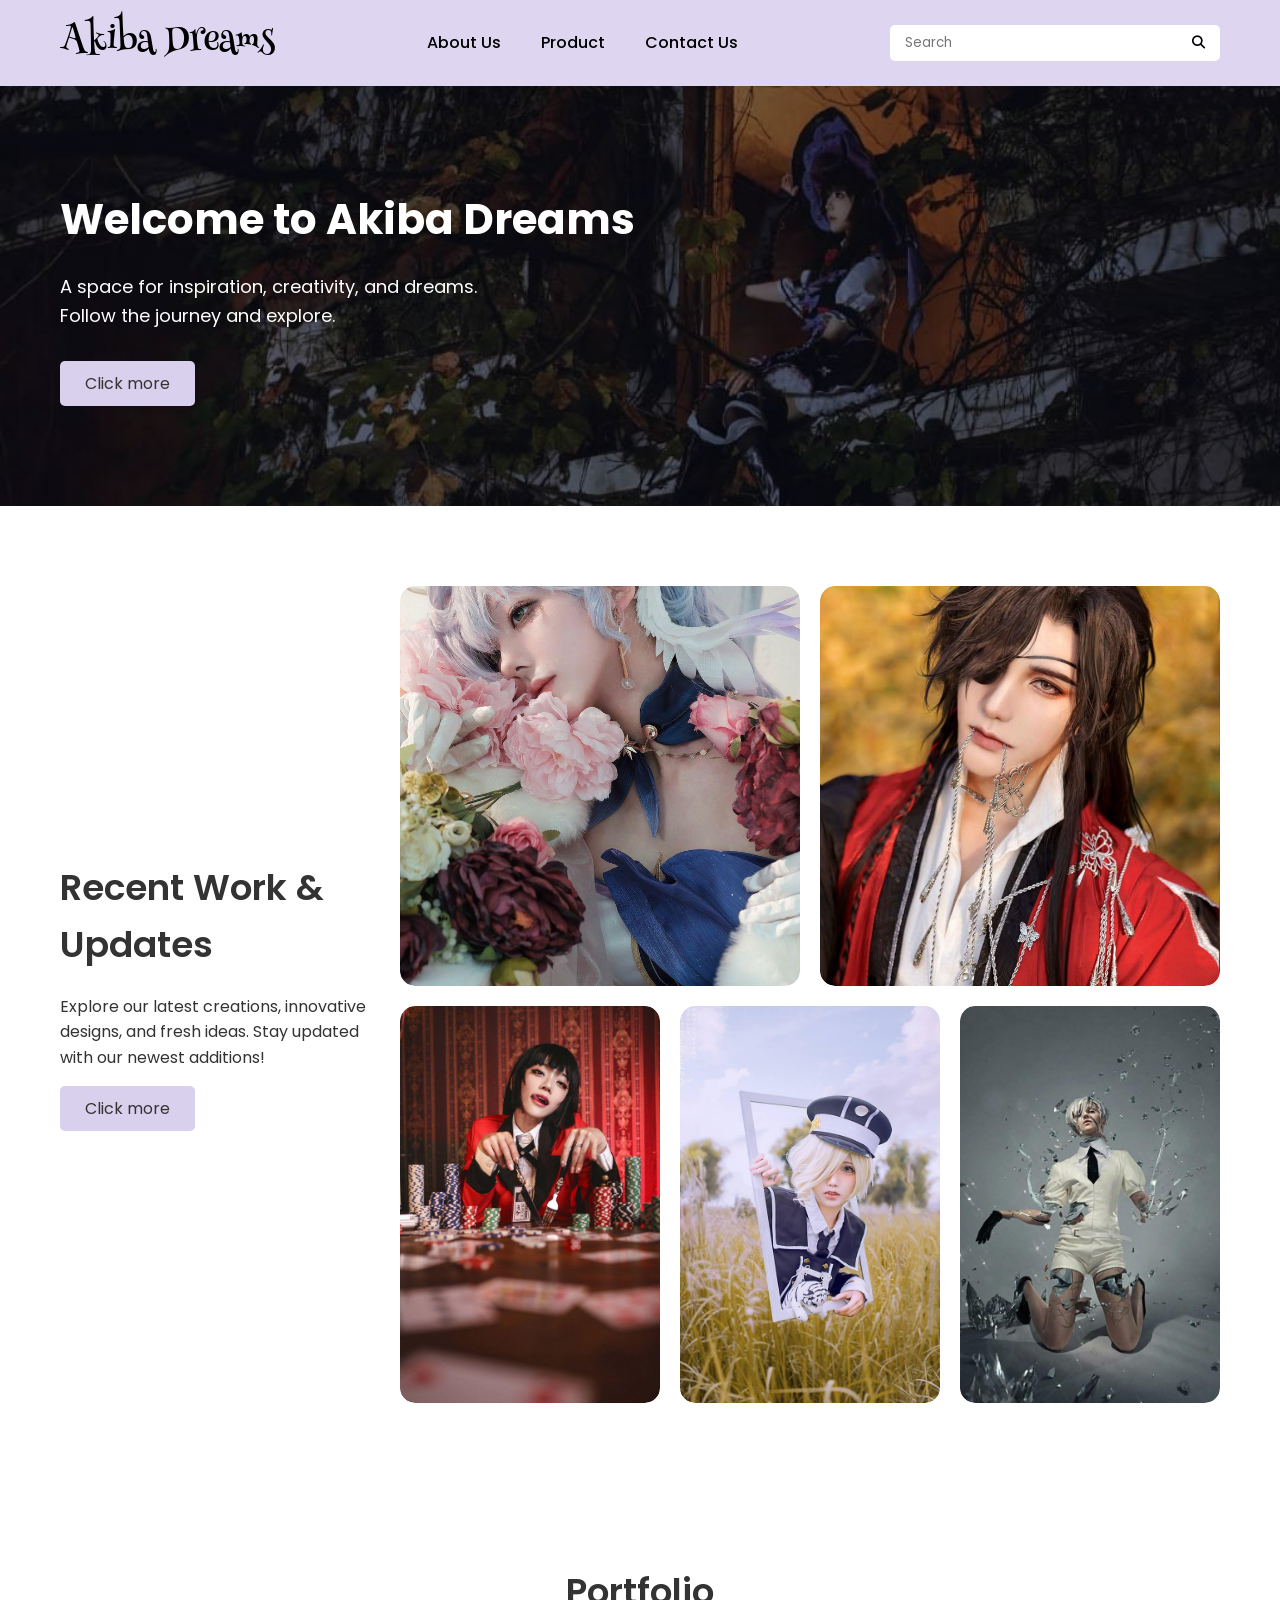
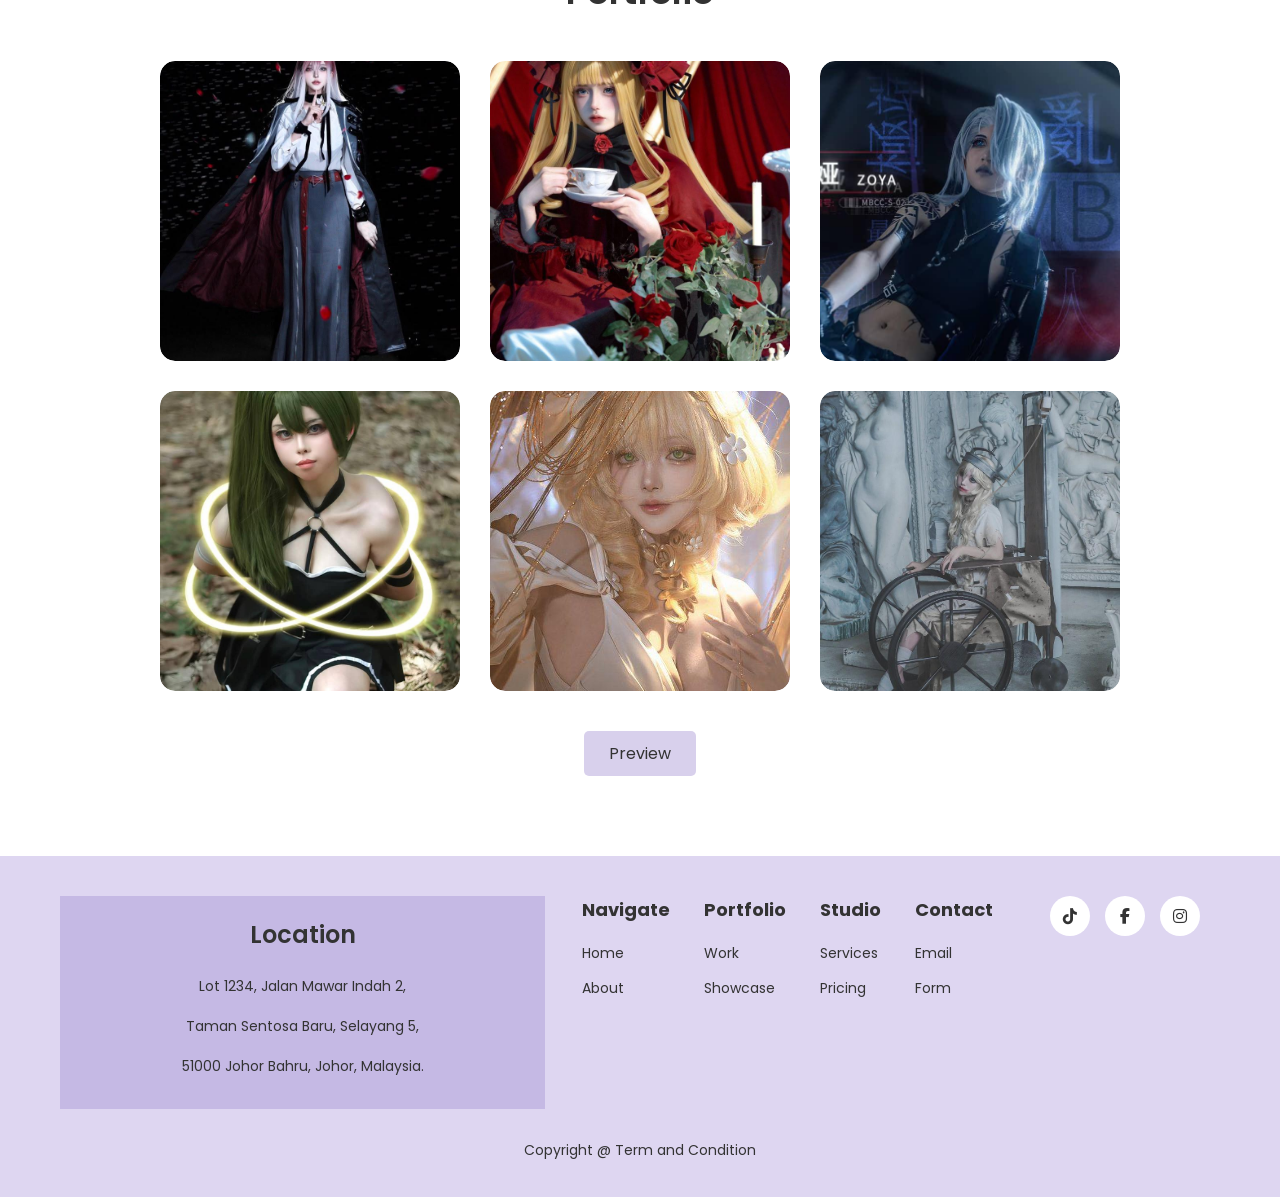
<file: index.html>
<!DOCTYPE html>
<html lang="en">
<head>
    <meta charset="UTF-8">
    <meta name="viewport" content="width=device-width, initial-scale=1.0">
    <title>Akiba Dreams</title>
    <link rel="preconnect" href="https://fonts.googleapis.com">
    <link rel="preconnect" href="https://fonts.gstatic.com" crossorigin>
    <link href="https://fonts.googleapis.com/css2?family=Poppins:ital,wght@0,100;0,200;0,300;0,400;0,500;0,600;0,700;0,800;0,900;1,100;1,200;1,300;1,400;1,500;1,600;1,700;1,800;1,900&display=swap" rel="stylesheet">
    <link href="https://fonts.googleapis.com/css2?family=Jost:ital,wght@0,100..900;1,100..900&family=Poppins:ital,wght@0,100;0,200;0,300;0,400;0,500;0,600;0,700;0,800;0,900;1,100;1,200;1,300;1,400;1,500;1,600;1,700;1,800;1,900&display=swap" rel="stylesheet">
    <link href="https://fonts.googleapis.com/css2?family=Henny+Penny&family=Jost:ital,wght@0,100..900;1,100..900&family=Poppins:ital,wght@0,100;0,200;0,300;0,400;0,500;0,600;0,700;0,800;0,900;1,100;1,200;1,300;1,400;1,500;1,600;1,700;1,800;1,900&display=swap" rel="stylesheet">
    <link rel="stylesheet" href="https://cdnjs.cloudflare.com/ajax/libs/font-awesome/6.4.0/css/all.min.css">
    <link rel="stylesheet" href="style.css">
    <link rel="stylesheet" href="product.css">
</head>
<body>
    <!-- Header Section -->
    <header>
        <div class="container header-container">
            <div class="mylogo">Akiba Dreams</div>
            <nav class="nav-flex">
                <ul>
                    <li><a href="about-us.html">About Us</a></li>
                    <li><a href="product-wigs.html">Product</a></li>
                    <li><a href="contact-us.html">Contact Us</a></li>
                </ul>
            </nav>
            <div class="search-box">
                <input type="text" placeholder="Search">
                <button type="submit"><i class="fas fa-search"></i></button>
            </div>
        </div>
    </header>

    <!-- Hero Section -->
    <section class="hero">
        <div class="container hero-container">
            <div class="hero-content">
                <h1>Welcome to Akiba Dreams</h1>
                <p>A space for inspiration, creativity, and dreams.<br>Follow the journey and explore.</p>
                <button class="btn">Click more</button>
            </div>
        </div>
    </section>

    <!-- Recent Work & Updates Section -->
    <section class="recent-work">
        <div class="container">
            <div class="recent-work-text">
                <h2>Recent Work & Updates</h2>
                <p>Explore our latest creations, innovative designs, and fresh ideas. Stay updated with our newest additions!</p>
                <button class="btn">Click more</button>
            </div>
            <div class="recent-work-gallery">
                <div class="gallery-row">
                    <div class="gallery-item large-item">
                        <img src="images/recent-1.jpeg" alt="Cosplay Character" style="width: 100%; height: 100%; object-fit: cover;">
                    </div>
                    <div class="gallery-item large-item">
                        <img src="images/recent-2.jpeg" alt="Cosplay Character" style="width: 100%; height: 100%; object-fit: cover;">
                    </div>
                </div>
                <div class="gallery-row">
                    <div class="gallery-item">
                        <img src="images/recent-3.jpeg" alt="Cosplay Character" style="width: 100%; height: 100%; object-fit: cover;">
                    </div>
                    <div class="gallery-item">
                        <img src="images/recent-4.jpeg" alt="Cosplay Character" style="width: 100%; height: 100%; object-fit: cover;">
                    </div>
                    <div class="gallery-item">
                        <img src="images/recent-5.jpeg" alt="Cosplay Character" style="width: 100%; height: 100%; object-fit: cover;">
                    </div>
                </div>
            </div>
        </div>
    </section>

    <!-- Portfolio Section -->
    <section class="portfolio">
        <div class="container">
            <h2>Portfolio</h2>
            <div class="portfolio-gallery">
                <div class="portfolio-row">
                    <div class="portfolio-item">
                        <img src="images/portfolio-1.jpeg" alt="Portfolio Item" style="width: 100%; height: 100%; object-fit: cover;">
                    </div>
                    <div class="portfolio-item">
                        <img src="images/portfolio-2.jpeg" alt="Portfolio Item" style="width: 100%; height: 100%; object-fit: cover;">
                    </div>
                    <div class="portfolio-item">
                        <img src="images/portfolio-3.jpeg" alt="Portfolio Item" style="width: 100%; height: 100%; object-fit: cover;">
                    </div>
                </div>
                <div class="portfolio-row">
                    <div class="portfolio-item">
                        <img src="images/portfolio-4.jpeg" alt="Portfolio Item" style="width: 100%; height: 100%; object-fit: cover;">
                    </div>
                    <div class="portfolio-item">
                        <img src="images/portfolio-5.jpeg" alt="Portfolio Item" style="width: 100%; height: 100%; object-fit: cover;">
                    </div>
                    <div class="portfolio-item">
                        <img src="images/portfolio-6.jpeg" alt="Portfolio Item" style="width: 100%; height: 100%; object-fit: cover;">
                    </div>
                </div>
            </div>
            <div class="portfolio-button">
                <button class="btn">Preview</button>
            </div>
        </div>
    </section>

    <!-- Footer Section -->
    <footer class="about-footer">
        <div class="container footer-container">
            <div class="location-info">
                <h2>Location</h2>
                <p>Lot 1234, Jalan Mawar Indah 2,</p>
                <p>Taman Sentosa Baru, Selayang 5,</p>
                <p>51000 Johor Bahru, Johor, Malaysia.</p>
            </div>
            
            <div class="footer-nav">
                <div class="footer-links">
                    <h3>Navigate</h3>
                    <ul>
                        <li><a href="index.html">Home</a></li>
                        <li><a href="about-us.html">About</a></li>
                    </ul>
                </div>
                
                <div class="footer-links">
                    <h3>Portfolio</h3>
                    <ul>
                        <li><a href="#">Work</a></li>
                        <li><a href="#">Showcase</a></li>
                    </ul>
                </div>
                
                <div class="footer-links">
                    <h3>Studio</h3>
                    <ul>
                        <li><a href="about-us.html">Services</a></li>
                        <li><a href="#">Pricing</a></li>
                    </ul>
                </div>
                
                <div class="footer-links">
                    <h3>Contact</h3>
                    <ul>
                        <li><a href="contact-us.html">Email</a></li>
                        <li><a href="contact-us.html">Form</a></li>
                    </ul>
                </div>
            </div>
            
            <div class="social-media-footer">
                <a href="#" class="social-icon"><i class="fab fa-tiktok"></i></a>
                <a href="#" class="social-icon"><i class="fab fa-facebook-f"></i></a>
                <a href="#" class="social-icon"><i class="fab fa-instagram"></i></a>
            </div>
        </div>
        
        <div class="copyright">
            <p>Copyright @ Term and Condition</p>
        </div>
    </footer>
</body>
</html>
</file>
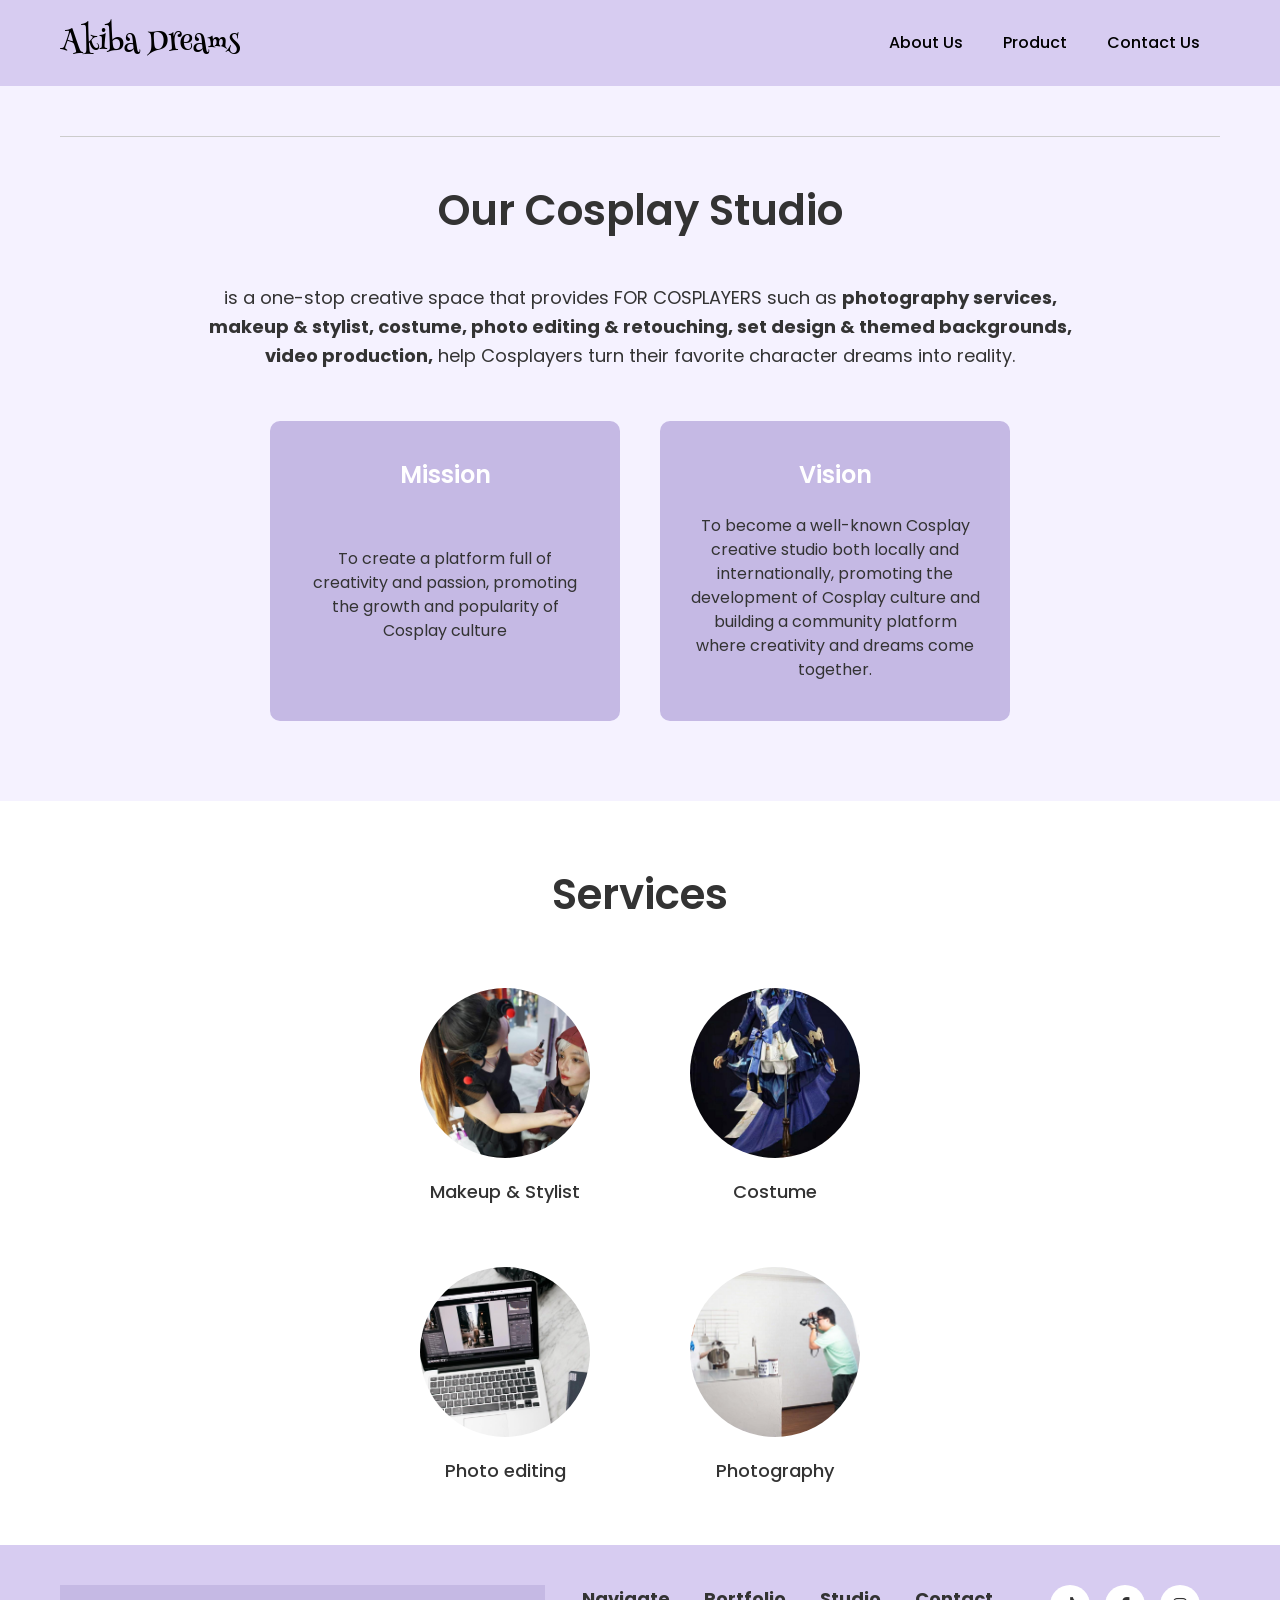
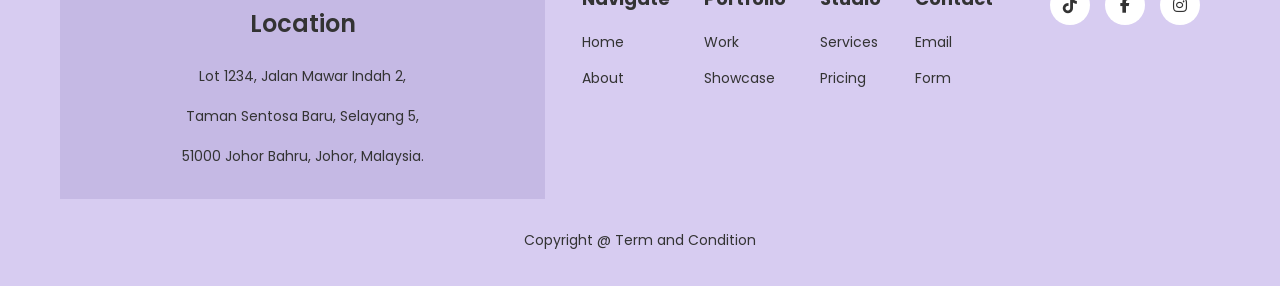
<file: about-us.html>
<!DOCTYPE html>
<html lang="en">
<head>
    <meta charset="UTF-8">
    <meta name="viewport" content="width=device-width, initial-scale=1.0">
    <title>About Us - Akiba Dreams</title>
    <link rel="preconnect" href="https://fonts.googleapis.com">
    <link rel="preconnect" href="https://fonts.gstatic.com" crossorigin>
    <link href="https://fonts.googleapis.com/css2?family=Poppins:ital,wght@0,100;0,200;0,300;0,400;0,500;0,600;0,700;0,800;0,900;1,100;1,200;1,300;1,400;1,500;1,600;1,700;1,800;1,900&display=swap" rel="stylesheet">
    <link href="https://fonts.googleapis.com/css2?family=Jost:ital,wght@0,100..900;1,100..900&family=Poppins:ital,wght@0,100;0,200;0,300;0,400;0,500;0,600;0,700;0,800;0,900;1,100;1,200;1,300;1,400;1,500;1,600;1,700;1,800;1,900&display=swap" rel="stylesheet">
    <link href="https://fonts.googleapis.com/css2?family=Henny+Penny&family=Jost:ital,wght@0,100..900;1,100..900&family=Poppins:ital,wght@0,100;0,200;0,300;0,400;0,500;0,600;0,700;0,800;0,900;1,100;1,200;1,300;1,400;1,500;1,600;1,700;1,800;1,900&display=swap" rel="stylesheet">
    <link rel="stylesheet" href="https://cdnjs.cloudflare.com/ajax/libs/font-awesome/6.4.0/css/all.min.css">
    <link rel="stylesheet" href="style.css">
    <link rel="stylesheet" href="about-us.css">
</head>
<body>
    <!-- Header Section -->
    <header>
        <div class="container header-container">
            <div class="mylogo"><a class="logo" href="index.html">Akiba Dreams</a></div>
            <nav class="nav-flex">
                <ul>
                    <li><a href="about-us.html">About Us</a></li>
                    <li><a href="product-wigs.html">Product</a></li>
                    <li><a href="contact-us.html">Contact Us</a></li>
                </ul>
            </nav>
        </div>
    </header>

    <!-- About Us Content -->
    <div class="about-container">
        <div class="divider"></div>
        
        <h1 class="about-title">Our Cosplay Studio</h1>
        
        <div class="about-description">
            <p>is a one-stop creative space that provides FOR COSPLAYERS such as <span class="highlight">photography services, makeup & stylist, costume, photo editing & retouching, set design & themed backgrounds, video production,</span> help Cosplayers turn their favorite character dreams into reality.</p>
        </div>
        
        <div class="mission-vision-container">
            <div class="mission-box">
                <h2 class="mission-title">Mission</h2>
                <p>To create a platform full of creativity and passion, promoting the growth and popularity of Cosplay culture</p>
            </div>
            
            <div class="vision-box">
                <h2 class="vision-title">Vision</h2>
                <p>To become a well-known Cosplay creative studio both locally and internationally, promoting the development of Cosplay culture and building a community platform where creativity and dreams come together.</p>
            </div>
        </div>
    </div>
    
    <!-- Services Section -->
    <section class="services">
        <div class="container">
            <h2 class="services-title">Services</h2>
            
            <div class="services-grid">
                <div class="service-item">
                    <div class="service-image"><a href="service-makeup.html">
                        <img src="images/services-makeup.jpeg" alt="Makeup & Stylist">
                    </a>
                    </div>
                    <h3>Makeup & Stylist</h3>
                </div>
                
                <div class="service-item">
                    <div class="service-image">
                        <a href="service-costume.html">
                            <img src="images/services-costume.jpeg" alt="Costume">
                        </a>
                    </div>
                    <h3>Costume</h3>
                </div>
                
                <div class="service-item">
                    <div class="service-image">
                        <a href="service-photo-editing.html">
                            <img src="images/services-photo-editing.jpeg" alt="Photo editing">
                        </a>
                    </div>
                    <h3>Photo editing</h3>
                </div>
                
                <div class="service-item">
                    <div class="service-image">
                        <a href="service-photography.html">
                            <img src="images/services-photoshooting.jpeg" alt="Photography">
                        </a>
                    </div>
                    <h3>Photography</h3>
                </div>
            </div>
        </div>
    </section>
    
    <!-- Footer Section -->
    <footer class="about-footer">
        <div class="container footer-container">
            <div class="location-info">
                <h2>Location</h2>
                <p>Lot 1234, Jalan Mawar Indah 2,</p>
                <p>Taman Sentosa Baru, Selayang 5,</p>
                <p>51000 Johor Bahru, Johor, Malaysia.</p>
            </div>
            
            <div class="footer-nav">
                <div class="footer-links">
                    <h3>Navigate</h3>
                    <ul>
                        <li><a href="index.html">Home</a></li>
                        <li><a href="about-us.html">About</a></li>
                    </ul>
                </div>
                
                <div class="footer-links">
                    <h3>Portfolio</h3>
                    <ul>
                        <li><a href="#">Work</a></li>
                        <li><a href="#">Showcase</a></li>
                    </ul>
                </div>
                
                <div class="footer-links">
                    <h3>Studio</h3>
                    <ul>
                        <li><a href="about-us.html">Services</a></li>
                        <li><a href="#">Pricing</a></li>
                    </ul>
                </div>
                
                <div class="footer-links">
                    <h3>Contact</h3>
                    <ul>
                        <li><a href="contact-us.html">Email</a></li>
                        <li><a href="contact-us.html">Form</a></li>
                    </ul>
                </div>
            </div>
            
            <div class="social-media-footer">
                <a href="#" class="social-icon"><i class="fab fa-tiktok"></i></a>
                <a href="#" class="social-icon"><i class="fab fa-facebook-f"></i></a>
                <a href="#" class="social-icon"><i class="fab fa-instagram"></i></a>
            </div>
        </div>
        
        <div class="copyright">
            <p>Copyright @ Term and Condition</p>
        </div>
    </footer>
</body>
</html>
</file>
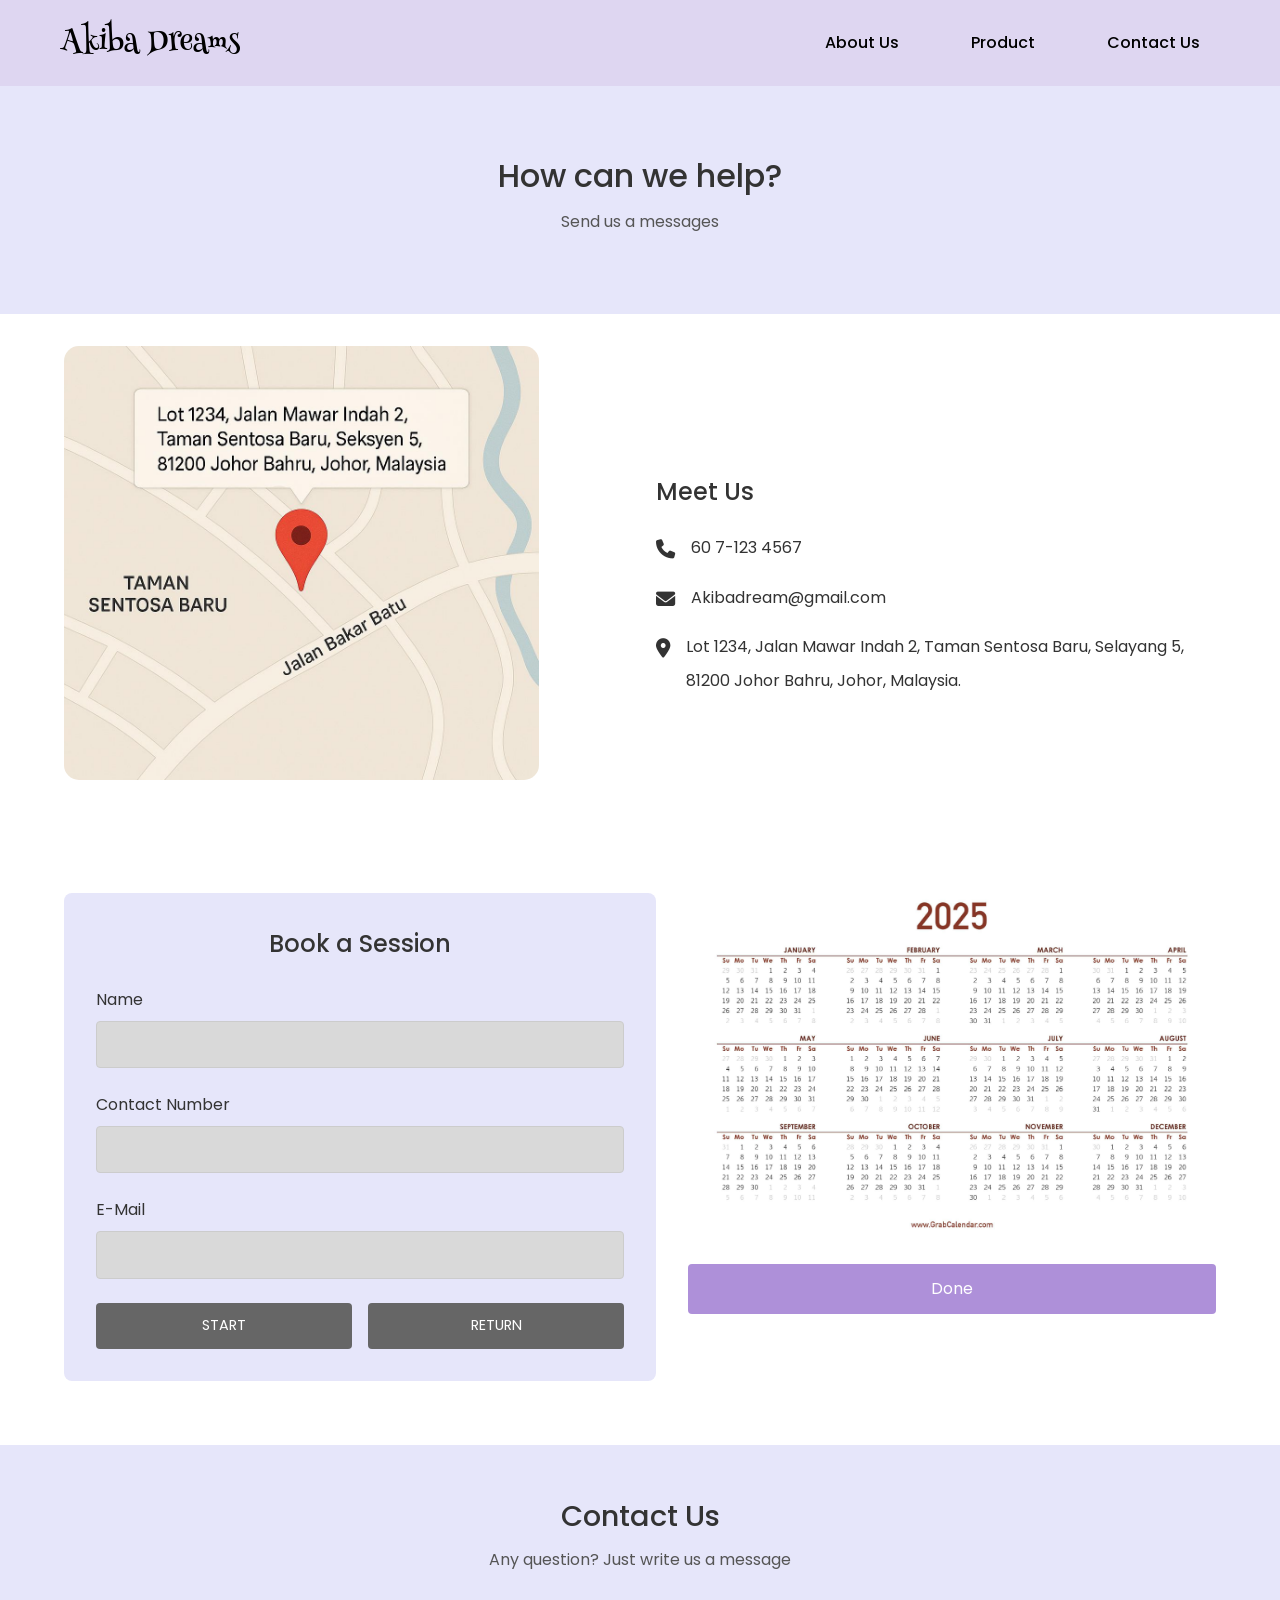
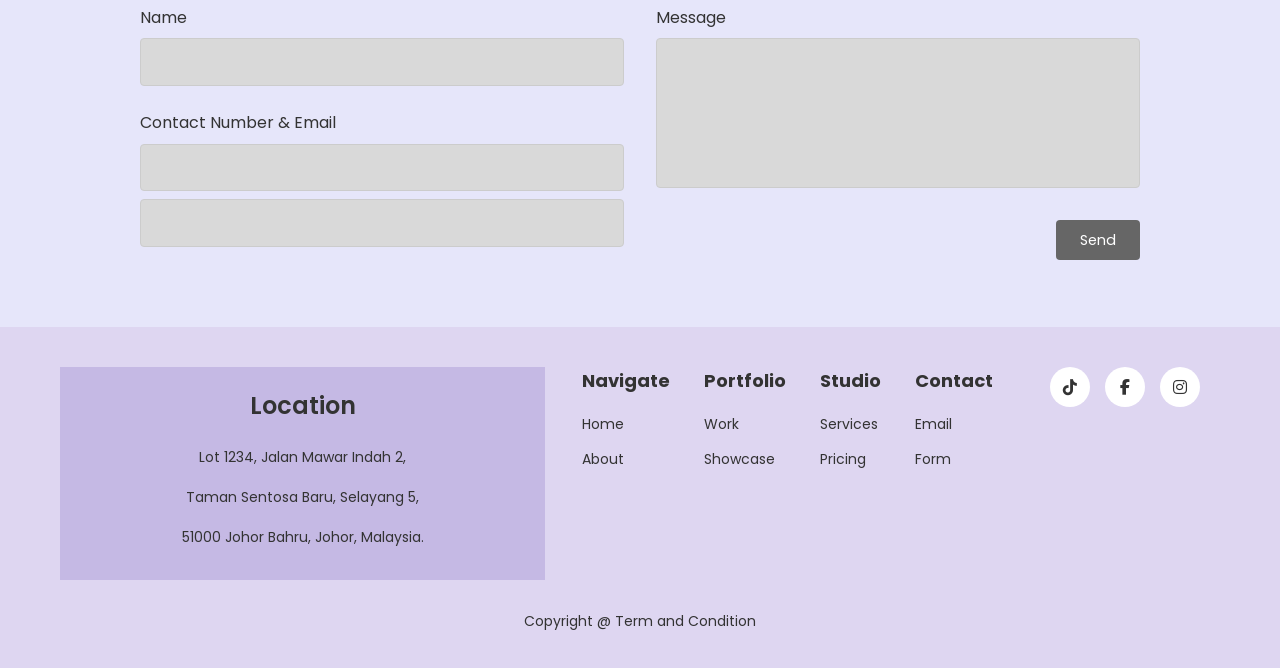
<file: contact-us.html>
<!DOCTYPE html>
<html lang="en">
<head>
    <meta charset="UTF-8">
    <meta name="viewport" content="width=device-width, initial-scale=1.0">
    <title>Contact Us - Akiba Dreams</title>
    <link rel="preconnect" href="https://fonts.googleapis.com">
    <link rel="preconnect" href="https://fonts.gstatic.com" crossorigin>
    <link href="https://fonts.googleapis.com/css2?family=Poppins:ital,wght@0,100;0,200;0,300;0,400;0,500;0,600;0,700;0,800;0,900;1,100;1,200;1,300;1,400;1,500;1,600;1,700;1,800;1,900&display=swap" rel="stylesheet">
    <link href="https://fonts.googleapis.com/css2?family=Jost:ital,wght@0,100..900;1,100..900&family=Poppins:ital,wght@0,100;0,200;0,300;0,400;0,500;0,600;0,700;0,800;0,900;1,100;1,200;1,300;1,400;1,500;1,600;1,700;1,800;1,900&display=swap" rel="stylesheet">
    <link href="https://fonts.googleapis.com/css2?family=Henny+Penny&family=Jost:ital,wght@0,100..900;1,100..900&family=Poppins:ital,wght@0,100;0,200;0,300;0,400;0,500;0,600;0,700;0,800;0,900;1,100;1,200;1,300;1,400;1,500;1,600;1,700;1,800;1,900&display=swap" rel="stylesheet">
    <link rel="stylesheet" href="https://cdnjs.cloudflare.com/ajax/libs/font-awesome/6.4.0/css/all.min.css">
    <link rel="stylesheet" href="style.css">
    <link rel="stylesheet" href="contact-us.css">
</head>
<body>
    <header>
        <div class="container header-container">
            <div class="mylogo"><a class="logo" href="index.html">Akiba Dreams</a></div>
            <nav class="nav-flex">
                <ul>
                    <li><a href="about-us.html">About Us</a></li>
                    <li><a href="product-wigs.html">Product</a></li>
                    <li><a href="contact-us.html">Contact Us</a></li>
                </ul>
            </nav>
        </div>
    </header>

    <section class="hero-section">
        <div class="hero-content">
            <h1>How can we help?</h1>
            <p>Send us a messages</p>
        </div>
    </section>

    <section class="contact-info-section">
        <div class="map-container">
            <img src="images/contact-us-address.jpeg" alt="Map showing store location">
        </div>
        <div class="meet-us-container">
            <h2>Meet Us</h2>
            <div class="contact-details">
                <div class="contact-item">
                    <i class="fas fa-phone"></i>
                    <span>60 7-123 4567</span>
                </div>
                <div class="contact-item">
                    <i class="fas fa-envelope"></i>
                    <span>Akibadream@gmail.com</span>
                </div>
                <div class="contact-item">
                    <i class="fas fa-location-dot"></i>
                    <div class="address">
                        <p>Lot 1234, Jalan Mawar Indah 2, Taman Sentosa Baru, Selayang 5,</p>
                        <p>81200 Johor Bahru, Johor, Malaysia.</p>
                    </div>
                </div>
            </div>
        </div>
    </section>

    <section class="booking-section">
        <div class="booking-form-container">
            <h2>Book a Session</h2>
            <form class="booking-form">
                <div class="form-group">
                    <label for="name">Name</label>
                    <input type="text" id="name" name="name">
                </div>
                <div class="form-group">
                    <label for="contact">Contact Number</label>
                    <input type="text" id="contact" name="contact">
                </div>
                <div class="form-group">
                    <label for="email">E-Mail</label>
                    <input type="email" id="email" name="email">
                </div>
                <div class="form-buttons">
                    <button type="button" class="start-btn">START</button>
                    <button type="button" class="return-btn">Return</button>
                </div>
            </form>
        </div>
        <div class="calendar-container">
            <div class="calendar">
                <div class="calendar-content">
                    <img src="images/contact-us-calendar.jpeg" alt="2025 Calendar">
                </div>
                <button class="done-btn">Done</button>
            </div>
        </div>
    </section>

    <section class="contact-form-section">
        <h2>Contact Us</h2>
        <p>Any question? Just write us a message</p>
        
        <div class="contact-form-container">
            <div class="form-left">
                <div class="form-group">
                    <label for="contact-name">Name</label>
                    <input type="text" id="contact-name" name="contact-name">
                </div>
                <div class="form-group">
                    <label for="contact-number">Contact Number & Email</label>
                    <input type="text" id="contact-number" name="contact-number">
                    <input type="email" id="contact-email" name="contact-email">
                </div>
            </div>
            <div class="form-right">
                <div class="form-group">
                    <label for="message">Message</label>
                    <textarea id="message" name="message"></textarea>
                </div>
                <button type="submit" class="send-btn">Send</button>
            </div>
        </div>
    </section>

   <!-- Footer Section -->
   <footer class="about-footer">
    <div class="container footer-container">
        <div class="location-info">
            <h2>Location</h2>
            <p>Lot 1234, Jalan Mawar Indah 2,</p>
            <p>Taman Sentosa Baru, Selayang 5,</p>
            <p>51000 Johor Bahru, Johor, Malaysia.</p>
        </div>
        
        <div class="footer-nav">
            <div class="footer-links">
                <h3>Navigate</h3>
                <ul>
                    <li><a href="index.html">Home</a></li>
                    <li><a href="about-us.html">About</a></li>
                </ul>
            </div>
            
            <div class="footer-links">
                <h3>Portfolio</h3>
                <ul>
                    <li><a href="#">Work</a></li>
                    <li><a href="#">Showcase</a></li>
                </ul>
            </div>
            
            <div class="footer-links">
                <h3>Studio</h3>
                <ul>
                    <li><a href="about-us.html">Services</a></li>
                    <li><a href="#">Pricing</a></li>
                </ul>
            </div>
            
            <div class="footer-links">
                <h3>Contact</h3>
                <ul>
                    <li><a href="contact-us.html">Email</a></li>
                    <li><a href="contact-us.html">Form</a></li>
                </ul>
            </div>
        </div>
        
        <div class="social-media-footer">
            <a href="#" class="social-icon"><i class="fab fa-tiktok"></i></a>
            <a href="#" class="social-icon"><i class="fab fa-facebook-f"></i></a>
            <a href="#" class="social-icon"><i class="fab fa-instagram"></i></a>
        </div>
    </div>
    
    <div class="copyright">
        <p>Copyright @ Term and Condition</p>
    </div>
</footer>
</body>
</html>
</file>
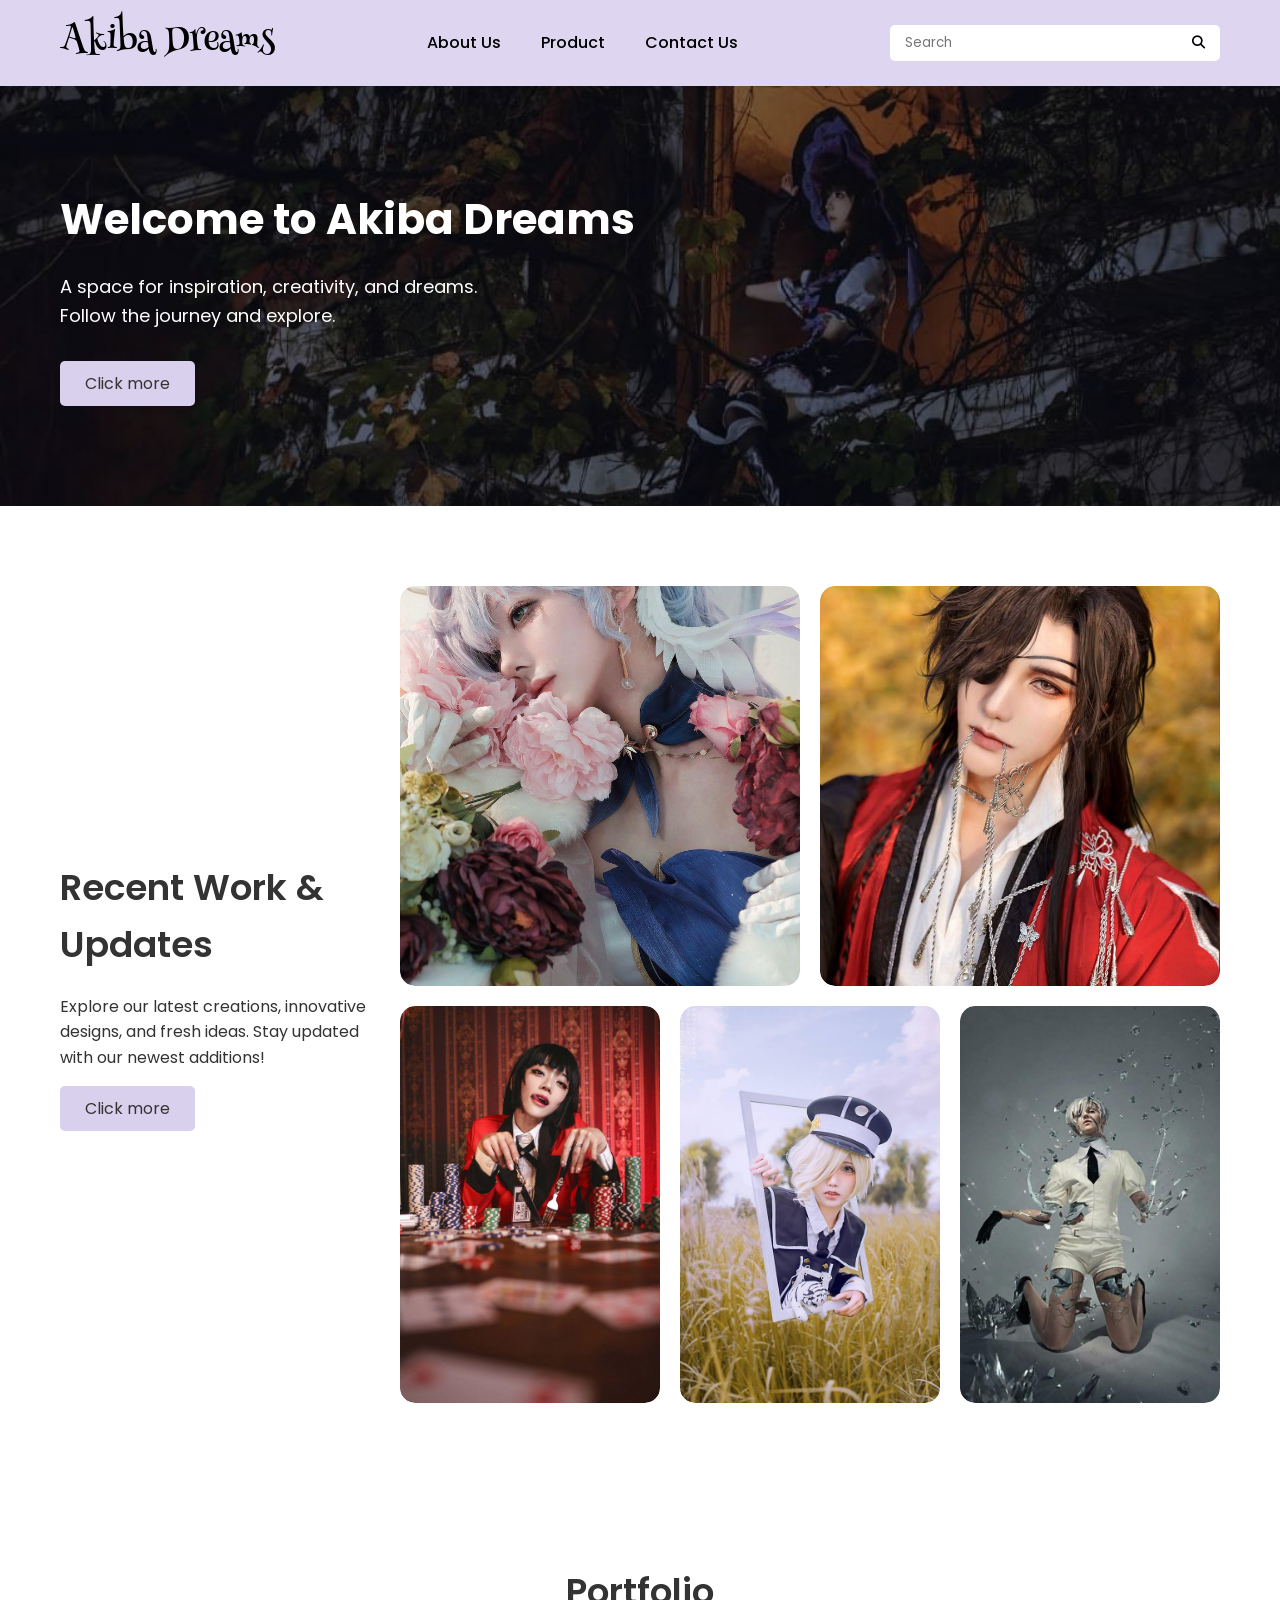
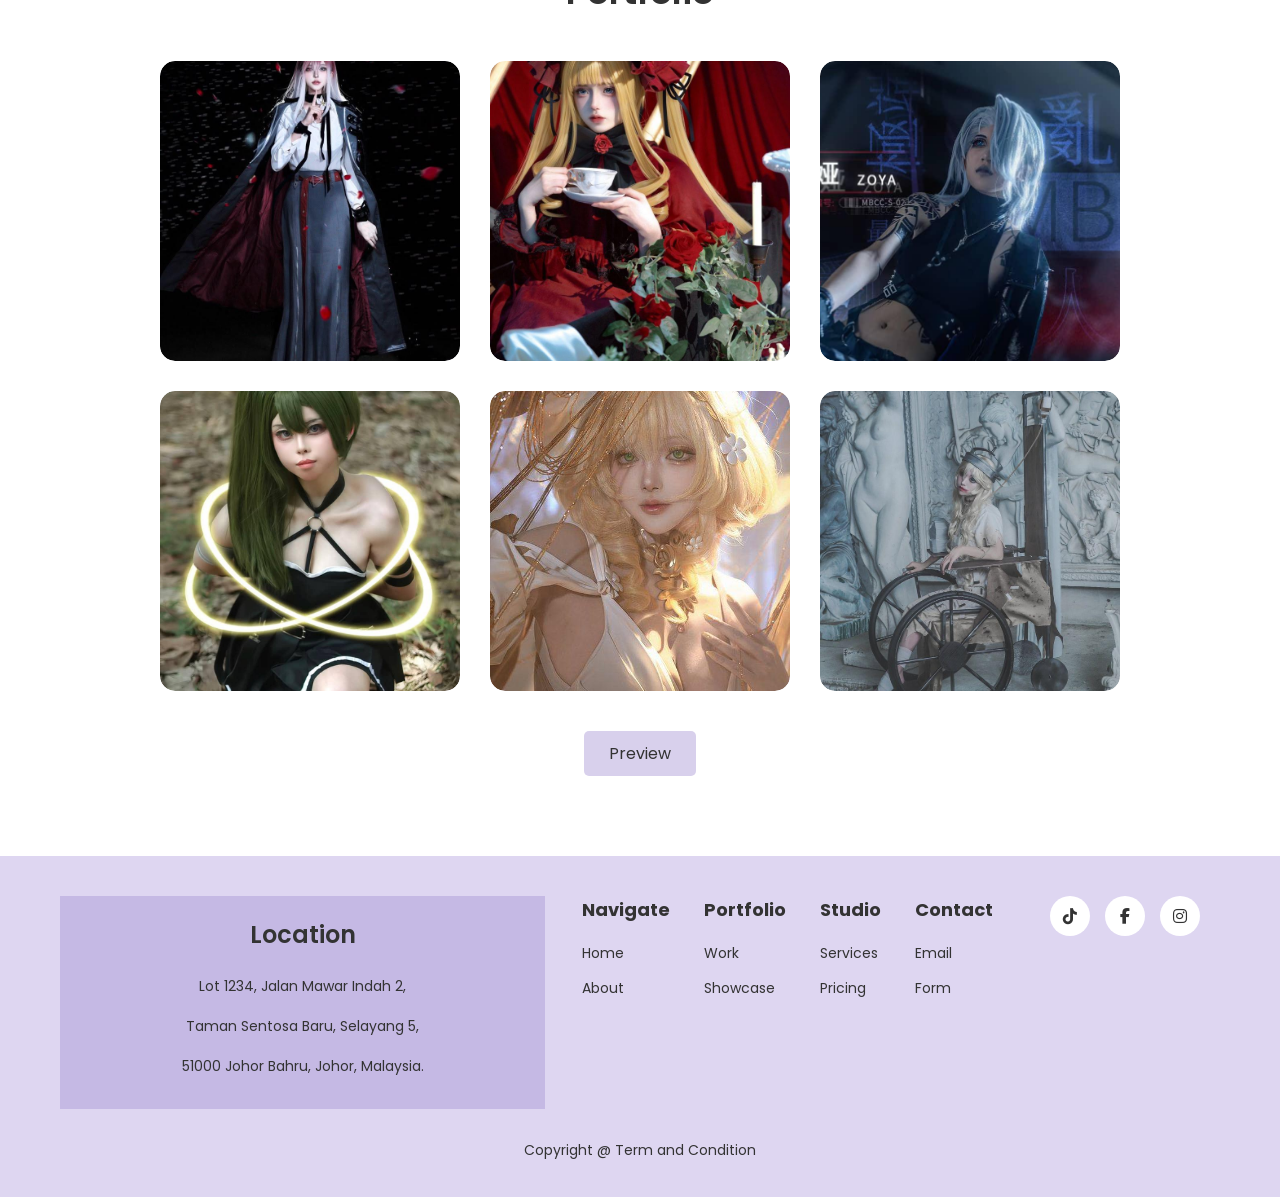
<file: main.html>
<!DOCTYPE html>
<html lang="en">
<head>
    <meta charset="UTF-8">
    <meta name="viewport" content="width=device-width, initial-scale=1.0">
    <title>Akiba Dreams</title>
    <link rel="preconnect" href="https://fonts.googleapis.com">
    <link rel="preconnect" href="https://fonts.gstatic.com" crossorigin>
    <link href="https://fonts.googleapis.com/css2?family=Poppins:ital,wght@0,100;0,200;0,300;0,400;0,500;0,600;0,700;0,800;0,900;1,100;1,200;1,300;1,400;1,500;1,600;1,700;1,800;1,900&display=swap" rel="stylesheet">
    <link href="https://fonts.googleapis.com/css2?family=Jost:ital,wght@0,100..900;1,100..900&family=Poppins:ital,wght@0,100;0,200;0,300;0,400;0,500;0,600;0,700;0,800;0,900;1,100;1,200;1,300;1,400;1,500;1,600;1,700;1,800;1,900&display=swap" rel="stylesheet">
    <link href="https://fonts.googleapis.com/css2?family=Henny+Penny&family=Jost:ital,wght@0,100..900;1,100..900&family=Poppins:ital,wght@0,100;0,200;0,300;0,400;0,500;0,600;0,700;0,800;0,900;1,100;1,200;1,300;1,400;1,500;1,600;1,700;1,800;1,900&display=swap" rel="stylesheet">
    <link rel="stylesheet" href="https://cdnjs.cloudflare.com/ajax/libs/font-awesome/6.4.0/css/all.min.css">
    <link rel="stylesheet" href="style.css">
    <link rel="stylesheet" href="product.css">
</head>
<body>
    <!-- Header Section -->
    <header>
        <div class="container header-container">
            <div class="mylogo">Akiba Dreams</div>
            <nav class="nav-flex">
                <ul>
                    <li><a href="about-us.html">About Us</a></li>
                    <li><a href="product-wigs.html">Product</a></li>
                    <li><a href="contact-us.html">Contact Us</a></li>
                </ul>
            </nav>
            <div class="search-box">
                <input type="text" placeholder="Search">
                <button type="submit"><i class="fas fa-search"></i></button>
            </div>
        </div>
    </header>

    <!-- Hero Section -->
    <section class="hero">
        <div class="container hero-container">
            <div class="hero-content">
                <h1>Welcome to Akiba Dreams</h1>
                <p>A space for inspiration, creativity, and dreams.<br>Follow the journey and explore.</p>
                <button class="btn">Click more</button>
            </div>
        </div>
    </section>

    <!-- Recent Work & Updates Section -->
    <section class="recent-work">
        <div class="container">
            <div class="recent-work-text">
                <h2>Recent Work & Updates</h2>
                <p>Explore our latest creations, innovative designs, and fresh ideas. Stay updated with our newest additions!</p>
                <button class="btn">Click more</button>
            </div>
            <div class="recent-work-gallery">
                <div class="gallery-row">
                    <div class="gallery-item large-item">
                        <img src="images/recent-1.jpeg" alt="Cosplay Character" style="width: 100%; height: 100%; object-fit: cover;">
                    </div>
                    <div class="gallery-item large-item">
                        <img src="images/recent-2.jpeg" alt="Cosplay Character" style="width: 100%; height: 100%; object-fit: cover;">
                    </div>
                </div>
                <div class="gallery-row">
                    <div class="gallery-item">
                        <img src="images/recent-3.jpeg" alt="Cosplay Character" style="width: 100%; height: 100%; object-fit: cover;">
                    </div>
                    <div class="gallery-item">
                        <img src="images/recent-4.jpeg" alt="Cosplay Character" style="width: 100%; height: 100%; object-fit: cover;">
                    </div>
                    <div class="gallery-item">
                        <img src="images/recent-5.jpeg" alt="Cosplay Character" style="width: 100%; height: 100%; object-fit: cover;">
                    </div>
                </div>
            </div>
        </div>
    </section>

    <!-- Portfolio Section -->
    <section class="portfolio">
        <div class="container">
            <h2>Portfolio</h2>
            <div class="portfolio-gallery">
                <div class="portfolio-row">
                    <div class="portfolio-item">
                        <img src="images/portfolio-1.jpeg" alt="Portfolio Item" style="width: 100%; height: 100%; object-fit: cover;">
                    </div>
                    <div class="portfolio-item">
                        <img src="images/portfolio-2.jpeg" alt="Portfolio Item" style="width: 100%; height: 100%; object-fit: cover;">
                    </div>
                    <div class="portfolio-item">
                        <img src="images/portfolio-3.jpeg" alt="Portfolio Item" style="width: 100%; height: 100%; object-fit: cover;">
                    </div>
                </div>
                <div class="portfolio-row">
                    <div class="portfolio-item">
                        <img src="images/portfolio-4.jpeg" alt="Portfolio Item" style="width: 100%; height: 100%; object-fit: cover;">
                    </div>
                    <div class="portfolio-item">
                        <img src="images/portfolio-5.jpeg" alt="Portfolio Item" style="width: 100%; height: 100%; object-fit: cover;">
                    </div>
                    <div class="portfolio-item">
                        <img src="images/portfolio-6.jpeg" alt="Portfolio Item" style="width: 100%; height: 100%; object-fit: cover;">
                    </div>
                </div>
            </div>
            <div class="portfolio-button">
                <button class="btn">Preview</button>
            </div>
        </div>
    </section>

    <!-- Footer Section -->
    <footer class="about-footer">
        <div class="container footer-container">
            <div class="location-info">
                <h2>Location</h2>
                <p>Lot 1234, Jalan Mawar Indah 2,</p>
                <p>Taman Sentosa Baru, Selayang 5,</p>
                <p>51000 Johor Bahru, Johor, Malaysia.</p>
            </div>
            
            <div class="footer-nav">
                <div class="footer-links">
                    <h3>Navigate</h3>
                    <ul>
                        <li><a href="main.html">Home</a></li>
                        <li><a href="about-us.html">About</a></li>
                    </ul>
                </div>
                
                <div class="footer-links">
                    <h3>Portfolio</h3>
                    <ul>
                        <li><a href="#">Work</a></li>
                        <li><a href="#">Showcase</a></li>
                    </ul>
                </div>
                
                <div class="footer-links">
                    <h3>Studio</h3>
                    <ul>
                        <li><a href="about-us.html">Services</a></li>
                        <li><a href="#">Pricing</a></li>
                    </ul>
                </div>
                
                <div class="footer-links">
                    <h3>Contact</h3>
                    <ul>
                        <li><a href="contact-us.html">Email</a></li>
                        <li><a href="contact-us.html">Form</a></li>
                    </ul>
                </div>
            </div>
            
            <div class="social-media-footer">
                <a href="#" class="social-icon"><i class="fab fa-tiktok"></i></a>
                <a href="#" class="social-icon"><i class="fab fa-facebook-f"></i></a>
                <a href="#" class="social-icon"><i class="fab fa-instagram"></i></a>
            </div>
        </div>
        
        <div class="copyright">
            <p>Copyright @ Term and Condition</p>
        </div>
    </footer>
</body>
</html>
</file>
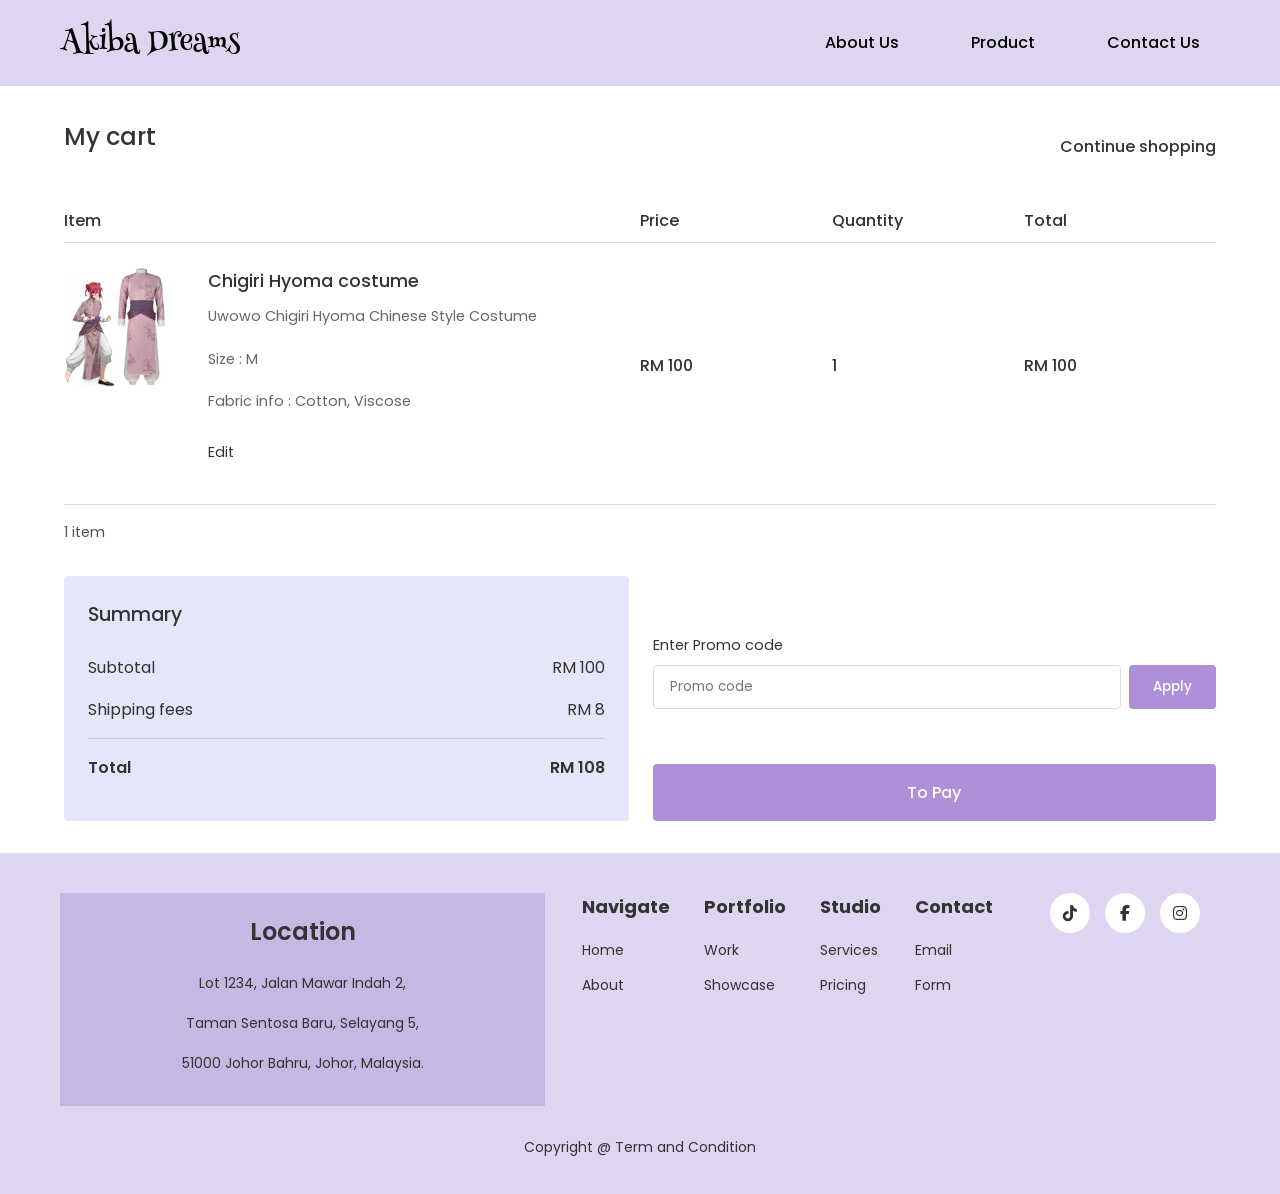
<file: my-cart.html>
<!DOCTYPE html>
<html lang="en">
<head>
    <meta charset="UTF-8">
    <meta name="viewport" content="width=device-width, initial-scale=1.0">
    <title>My Cart - Akiba Dreams</title>
    <link rel="preconnect" href="https://fonts.googleapis.com">
    <link rel="preconnect" href="https://fonts.gstatic.com" crossorigin>
    <link href="https://fonts.googleapis.com/css2?family=Poppins:ital,wght@0,100;0,200;0,300;0,400;0,500;0,600;0,700;0,800;0,900;1,100;1,200;1,300;1,400;1,500;1,600;1,700;1,800;1,900&display=swap" rel="stylesheet">
    <link href="https://fonts.googleapis.com/css2?family=Jost:ital,wght@0,100..900;1,100..900&family=Poppins:ital,wght@0,100;0,200;0,300;0,400;0,500;0,600;0,700;0,800;0,900;1,100;1,200;1,300;1,400;1,500;1,600;1,700;1,800;1,900&display=swap" rel="stylesheet">
    <link href="https://fonts.googleapis.com/css2?family=Henny+Penny&family=Jost:ital,wght@0,100..900;1,100..900&family=Poppins:ital,wght@0,100;0,200;0,300;0,400;0,500;0,600;0,700;0,800;0,900;1,100;1,200;1,300;1,400;1,500;1,600;1,700;1,800;1,900&display=swap" rel="stylesheet">
    <link rel="stylesheet" href="https://cdnjs.cloudflare.com/ajax/libs/font-awesome/6.4.0/css/all.min.css">
    <link rel="stylesheet" href="style.css">
    <link rel="stylesheet" href="my-cart.css">
</head>
<body>
    <header>
        <div class="container header-container">
            <div class="mylogo"><a class="logo" href="index.html">Akiba Dreams</a></div>
            <nav class="nav-flex">
                <ul>
                    <li><a href="about-us.html">About Us</a></li>
                    <li><a href="product-wigs.html">Product</a></li>
                    <li><a href="contact-us.html">Contact Us</a></li>
                </ul>
            </nav>
        </div>
    </header>

    <main class="cart-container">
        <div class="cart-header">
            <h1>My cart</h1>
            <a href="product-wigs.html" class="continue-shopping">Continue shopping</a>
        </div>

        <div class="cart-table">
            <div class="table-header">
                <div class="header-item">Item</div>
                <div class="header-price">Price</div>
                <div class="header-quantity">Quantity</div>
                <div class="header-total">Total</div>
            </div>

            <div class="cart-item">
                <div class="item-details">
                    <div class="item-image">
                        <img src="images/costume-2.jpeg" alt="Chigiri Hyoma costume">
                    </div>
                    <div class="item-info">
                        <h3 class="item-name">Chigiri Hyoma costume</h3>
                        <p class="item-description">Uwowo Chigiri Hyoma Chinese Style Costume</p>
                        <p class="item-size">Size : M</p>
                        <p class="item-fabric">Fabric info : Cotton, Viscose</p>
                        <a href="#" class="edit-item">Edit</a>
                    </div>
                </div>
                <div class="item-price">RM 100</div>
                <div class="item-quantity">1</div>
                <div class="item-total">RM 100</div>
            </div>

            <div class="cart-divider"></div>

            <div class="cart-count">
                <p>1 item</p>
            </div>
        </div>

        <div class="cart-summary-container">
            <div class="cart-summary">
                <h2>Summary</h2>
                <div class="summary-row">
                    <span>Subtotal</span>
                    <span>RM 100</span>
                </div>
                <div class="summary-row">
                    <span>Shipping fees</span>
                    <span>RM 8</span>
                </div>
                <div class="summary-divider"></div>
                <div class="summary-row total-row">
                    <span>Total</span>
                    <span>RM 108</span>
                </div>
            </div>

            <div class="promo-code-container">
                <div class="promo-code">
                    <p>Enter Promo code</p>
                    <div class="promo-input">
                        <input type="text" placeholder="Promo code">
                        <button class="apply-btn">Apply</button>
                    </div>
                </div>
                <button class="pay-btn">To Pay</button>
            </div>
        </div>
    </main>

    <!-- Footer Section -->
    <footer class="about-footer">
        <div class="container footer-container">
            <div class="location-info">
                <h2>Location</h2>
                <p>Lot 1234, Jalan Mawar Indah 2,</p>
                <p>Taman Sentosa Baru, Selayang 5,</p>
                <p>51000 Johor Bahru, Johor, Malaysia.</p>
            </div>
            
            <div class="footer-nav">
                <div class="footer-links">
                    <h3>Navigate</h3>
                    <ul>
                        <li><a href="index.html">Home</a></li>
                        <li><a href="about-us.html">About</a></li>
                    </ul>
                </div>
                
                <div class="footer-links">
                    <h3>Portfolio</h3>
                    <ul>
                        <li><a href="#">Work</a></li>
                        <li><a href="#">Showcase</a></li>
                    </ul>
                </div>
                
                <div class="footer-links">
                    <h3>Studio</h3>
                    <ul>
                        <li><a href="about-us.html">Services</a></li>
                        <li><a href="#">Pricing</a></li>
                    </ul>
                </div>
                
                <div class="footer-links">
                    <h3>Contact</h3>
                    <ul>
                        <li><a href="contact-us.html">Email</a></li>
                        <li><a href="contact-us.html">Form</a></li>
                    </ul>
                </div>
            </div>
            
            <div class="social-media-footer">
                <a href="#" class="social-icon"><i class="fab fa-tiktok"></i></a>
                <a href="#" class="social-icon"><i class="fab fa-facebook-f"></i></a>
                <a href="#" class="social-icon"><i class="fab fa-instagram"></i></a>
            </div>
        </div>
        
        <div class="copyright">
            <p>Copyright @ Term and Condition</p>
        </div>
    </footer>
</body>
</html>
</file>
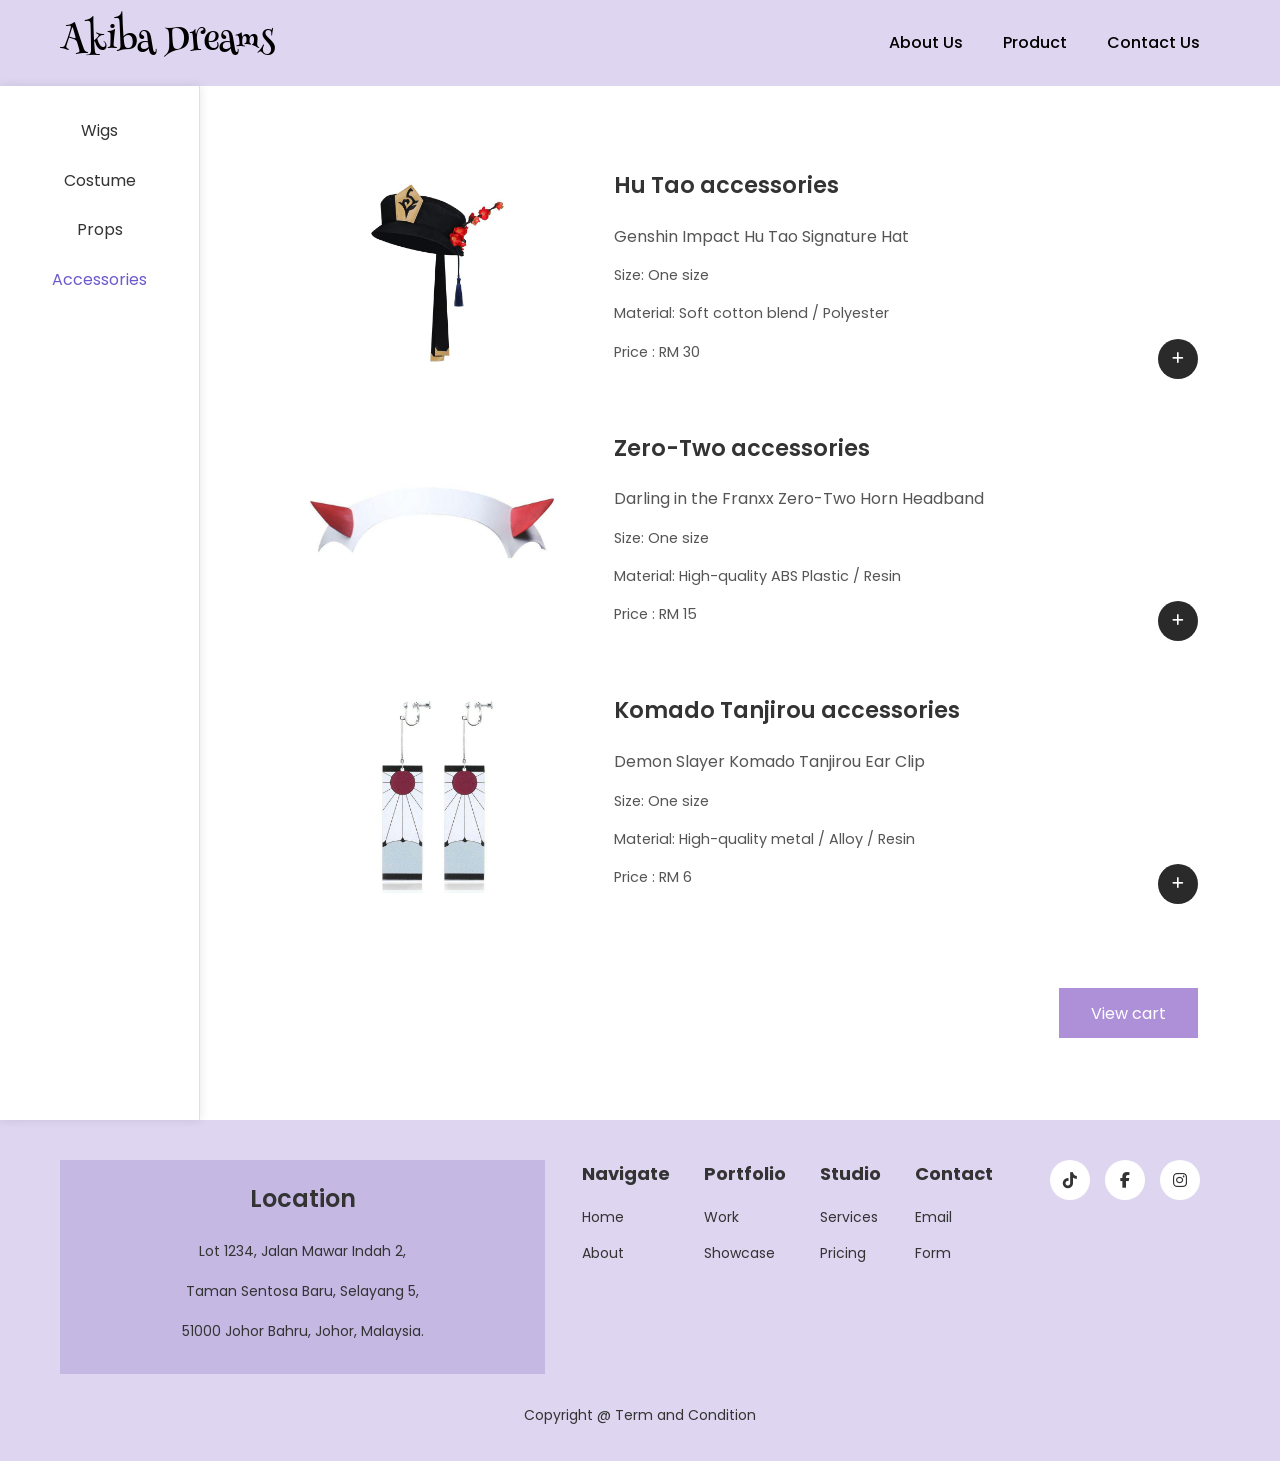
<file: product-accessories.html>
<!DOCTYPE html>
<html lang="en">
<head>
    <meta charset="UTF-8">
    <meta name="viewport" content="width=device-width, initial-scale=1.0">
    <title>Accessories - Akiba Dreams</title>
    <link rel="preconnect" href="https://fonts.googleapis.com">
    <link rel="preconnect" href="https://fonts.gstatic.com" crossorigin>
    <link href="https://fonts.googleapis.com/css2?family=Poppins:ital,wght@0,100;0,200;0,300;0,400;0,500;0,600;0,700;0,800;0,900;1,100;1,200;1,300;1,400;1,500;1,600;1,700;1,800;1,900&display=swap" rel="stylesheet">
    <link href="https://fonts.googleapis.com/css2?family=Jost:ital,wght@0,100..900;1,100..900&family=Poppins:ital,wght@0,100;0,200;0,300;0,400;0,500;0,600;0,700;0,800;0,900;1,100;1,200;1,300;1,400;1,500;1,600;1,700;1,800;1,900&display=swap" rel="stylesheet">
    <link href="https://fonts.googleapis.com/css2?family=Henny+Penny&family=Jost:ital,wght@0,100..900;1,100..900&family=Poppins:ital,wght@0,100;0,200;0,300;0,400;0,500;0,600;0,700;0,800;0,900;1,100;1,200;1,300;1,400;1,500;1,600;1,700;1,800;1,900&display=swap" rel="stylesheet">
    <link rel="stylesheet" href="https://cdnjs.cloudflare.com/ajax/libs/font-awesome/6.4.0/css/all.min.css">
    <link rel="stylesheet" href="style.css">
    <link rel="stylesheet" href="product.css">
</head>
<body>
    <header>
        <div class="container header-container">
            <div class="mylogo"><a class="logo" href="index.html">Akiba Dreams</a></div>
            <nav class="nav-flex">
                <ul>
                    <li><a href="about-us.html">About Us</a></li>
                    <li><a href="product-wigs.html">Product</a></li>
                    <li><a href="contact-us.html">Contact Us</a></li>
                </ul>
            </nav>
        </div>
    </header>

    <div class="main-container">
        <aside class="sidebar">
            <nav class="category-nav">
                <ul>
                    <li><a href="product-wigs.html" >Wigs</a></li>
                    <li><a href="product-costume.html">Costume</a></li>
                    <li><a href="product-props.html">Props</a></li>
                    <li><a href="product-accessories.html" class="active">Accessories</a></li>
                </ul>
            </nav>
        </aside>

        <main class="products">
            <div class="product-card">
                <div class="product-image">
                    <img src="images/accessories-2.jpeg" alt="Hu Tao accessories">
                </div>
                <div class="product-info">
                    <h2>Hu Tao accessories</h2>
                    <p class="product-description">Genshin Impact Hu Tao Signature Hat</p>
                    <p class="product-specs">Size: One size</p>
                    <p class="product-specs">Material: Soft cotton blend / Polyester</p>
                    <p class="product-price">Price : RM 30</p>
                    <button class="add-to-cart"><i class="fas fa-plus"></i></button>
                </div>
            </div>

            <div class="product-card">
                <div class="product-image">
                    <img src="images/accessories-1.jpeg" alt="Zero-Two accessories">
                </div>
                <div class="product-info">
                    <h2>Zero-Two accessories</h2>
                    <p class="product-description">Darling in the Franxx Zero-Two Horn Headband</p>
                    <p class="product-specs">Size: One size</p>
                    <p class="product-specs">Material: High-quality ABS Plastic / Resin</p>
                    <p class="product-price">Price : RM 15</p>
                    <button class="add-to-cart"><i class="fas fa-plus"></i></button>
                </div>
            </div>

            <div class="product-card">
                <div class="product-image">
                    <img src="images/accessories-3.jpeg" alt="Komado Tanjirou accessories">
                </div>
                <div class="product-info">
                    <h2>Komado Tanjirou accessories</h2>
                    <p class="product-description">Demon Slayer Komado Tanjirou Ear Clip</p>
                    <p class="product-specs">Size: One size</p>
                    <p class="product-specs">Material: High-quality metal / Alloy / Resin</p>
                    <p class="product-price">Price : RM 6</p>
                    <button class="add-to-cart"><i class="fas fa-plus"></i></button>
                </div>
            </div>

            <div class="cart-container">
                <button class="view-cart"><a href="my-cart.html">View cart</a></button>
            </div>
        </main>
    </div>

    <!-- Footer Section -->
    <footer class="about-footer">
        <div class="container footer-container">
            <div class="location-info">
                <h2>Location</h2>
                <p>Lot 1234, Jalan Mawar Indah 2,</p>
                <p>Taman Sentosa Baru, Selayang 5,</p>
                <p>51000 Johor Bahru, Johor, Malaysia.</p>
            </div>
            
            <div class="footer-nav">
                <div class="footer-links">
                    <h3>Navigate</h3>
                    <ul>
                        <li><a href="index.html">Home</a></li>
                        <li><a href="about-us.html">About</a></li>
                    </ul>
                </div>
                
                <div class="footer-links">
                    <h3>Portfolio</h3>
                    <ul>
                        <li><a href="#">Work</a></li>
                        <li><a href="#">Showcase</a></li>
                    </ul>
                </div>
                
                <div class="footer-links">
                    <h3>Studio</h3>
                    <ul>
                        <li><a href="about-us.html">Services</a></li>
                        <li><a href="#">Pricing</a></li>
                    </ul>
                </div>
                
                <div class="footer-links">
                    <h3>Contact</h3>
                    <ul>
                        <li><a href="contact-us.html">Email</a></li>
                        <li><a href="contact-us.html">Form</a></li>
                    </ul>
                </div>
            </div>
            
            <div class="social-media-footer">
                <a href="#" class="social-icon"><i class="fab fa-tiktok"></i></a>
                <a href="#" class="social-icon"><i class="fab fa-facebook-f"></i></a>
                <a href="#" class="social-icon"><i class="fab fa-instagram"></i></a>
            </div>
        </div>
        
        <div class="copyright">
            <p>Copyright @ Term and Condition</p>
        </div>
    </footer>
</body>
</html>
</file>
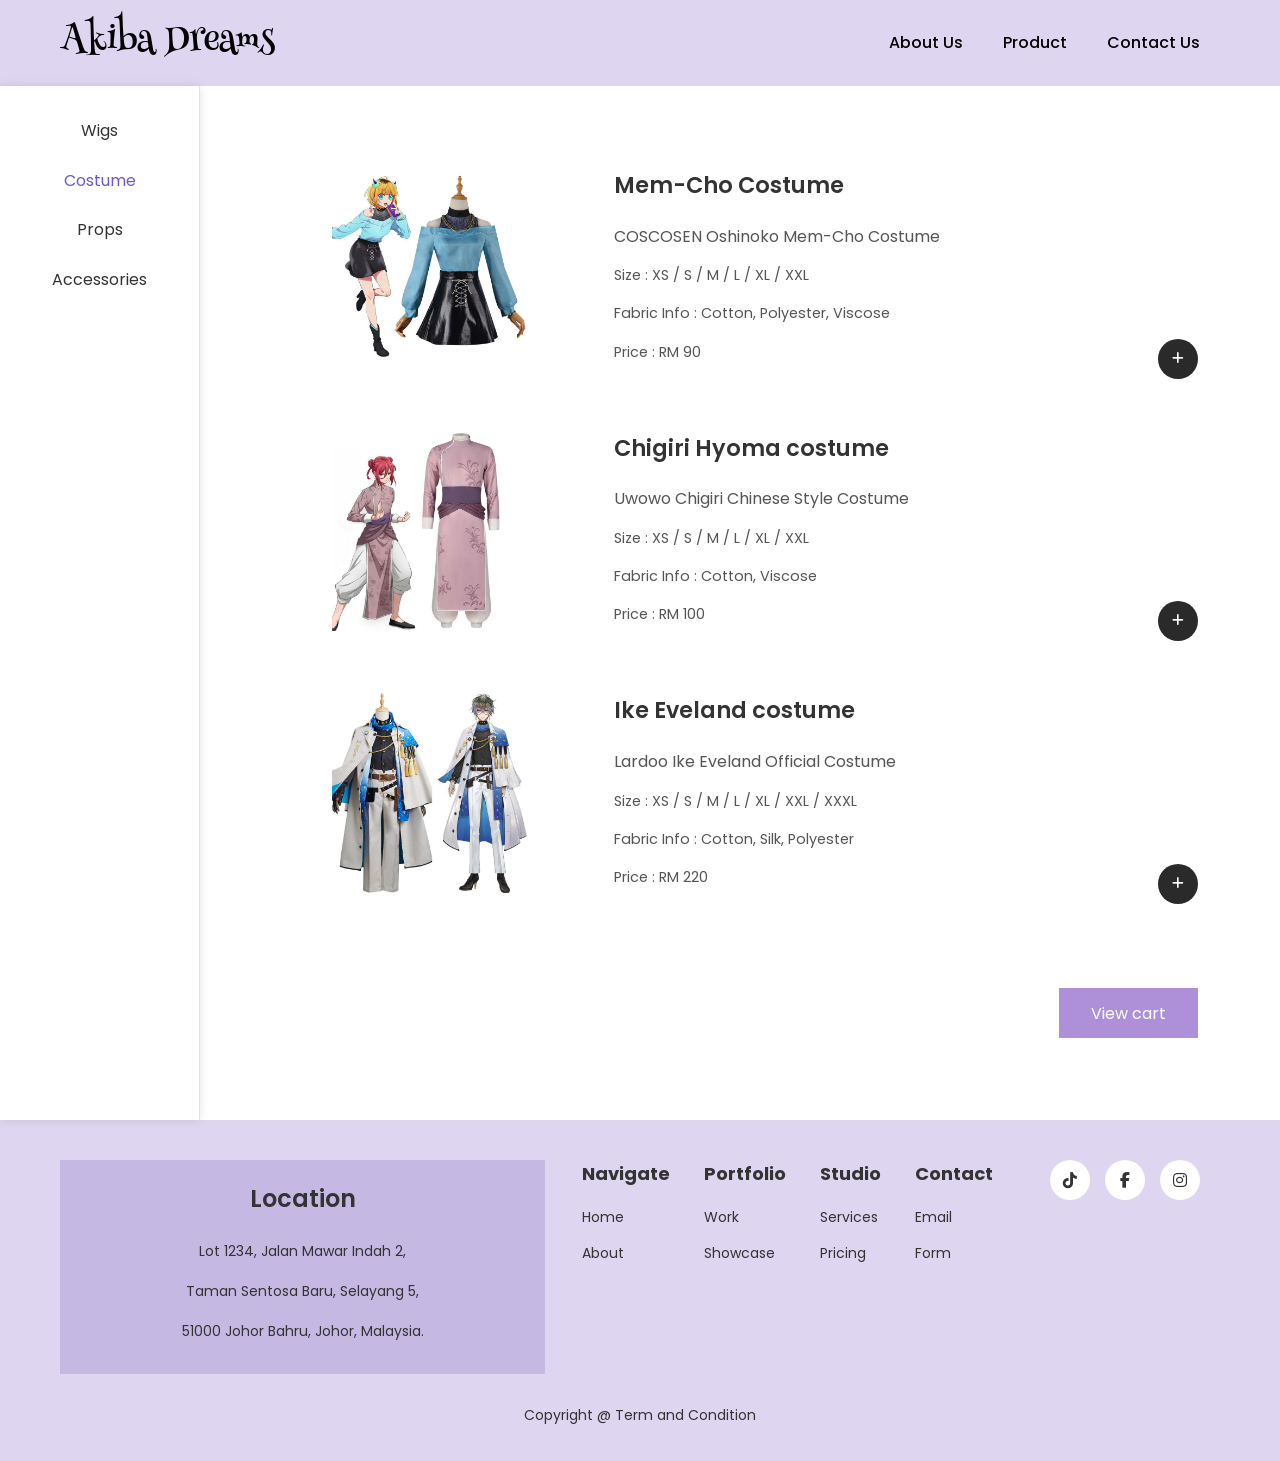
<file: product-costume.html>
<!DOCTYPE html>
<html lang="en">
<head>
    <meta charset="UTF-8">
    <meta name="viewport" content="width=device-width, initial-scale=1.0">
    <title>Costume - Akiba Dreams</title>
    <link rel="preconnect" href="https://fonts.googleapis.com">
    <link rel="preconnect" href="https://fonts.gstatic.com" crossorigin>
    <link href="https://fonts.googleapis.com/css2?family=Poppins:ital,wght@0,100;0,200;0,300;0,400;0,500;0,600;0,700;0,800;0,900;1,100;1,200;1,300;1,400;1,500;1,600;1,700;1,800;1,900&display=swap" rel="stylesheet">
    <link href="https://fonts.googleapis.com/css2?family=Jost:ital,wght@0,100..900;1,100..900&family=Poppins:ital,wght@0,100;0,200;0,300;0,400;0,500;0,600;0,700;0,800;0,900;1,100;1,200;1,300;1,400;1,500;1,600;1,700;1,800;1,900&display=swap" rel="stylesheet">
    <link href="https://fonts.googleapis.com/css2?family=Henny+Penny&family=Jost:ital,wght@0,100..900;1,100..900&family=Poppins:ital,wght@0,100;0,200;0,300;0,400;0,500;0,600;0,700;0,800;0,900;1,100;1,200;1,300;1,400;1,500;1,600;1,700;1,800;1,900&display=swap" rel="stylesheet">
    <link rel="stylesheet" href="https://cdnjs.cloudflare.com/ajax/libs/font-awesome/6.4.0/css/all.min.css">
    <link rel="stylesheet" href="style.css">
    <link rel="stylesheet" href="product.css">
</head>
<body>
    <header>
        <div class="container header-container">
            <div class="mylogo"><a class="logo" href="index.html">Akiba Dreams</a></div>
            <nav class="nav-flex">
                <ul>
                    <li><a href="about-us.html">About Us</a></li>
                    <li><a href="product-wigs.html">Product</a></li>
                    <li><a href="contact-us.html">Contact Us</a></li>
                </ul>
            </nav>
        </div>
    </header>

    <div class="main-container">
        <aside class="sidebar">
            <nav class="category-nav">
                <ul>
                    <li><a href="product-wigs.html" >Wigs</a></li>
                    <li><a href="product-costume.html" class="active">Costume</a></li>
                    <li><a href="product-props.html">Props</a></li>
                    <li><a href="product-accessories.html">Accessories</a></li>
                </ul>
            </nav>
        </aside>

        <main class="products">
            <div class="product-card">
                <div class="product-image">
                    <img src="images/costume-1.jpeg" alt="Mem-Cho Costume">
                </div>
                <div class="product-info">
                    <h2>Mem-Cho Costume</h2>
                    <p class="product-description">COSCOSEN Oshinoko Mem-Cho Costume</p>
                    <p class="product-specs">Size : XS / S / M / L / XL / XXL</p>
                    <p class="product-specs">Fabric Info : Cotton, Polyester, Viscose</p>
                    <p class="product-price">Price : RM 90</p>
                    <button class="add-to-cart"><i class="fas fa-plus"></i></button>
                </div>
            </div>

            <div class="product-card">
                <div class="product-image">
                    <img src="images/costume-2.jpeg" alt="Chigiri Hyoma costume">
                </div>
                <div class="product-info">
                    <h2>Chigiri Hyoma costume</h2>
                    <p class="product-description">Uwowo Chigiri Chinese Style Costume</p>
                    <p class="product-specs">Size : XS / S / M / L / XL / XXL</p>
                    <p class="product-specs">Fabric Info : Cotton, Viscose</p>
                    <p class="product-price">Price : RM 100</p>
                    <button class="add-to-cart"><i class="fas fa-plus"></i></button>
                </div>
            </div>

            <div class="product-card">
                <div class="product-image">
                    <img src="images/costume-3.jpeg" alt="Ike Eveland costume">
                </div>
                <div class="product-info">
                    <h2>Ike Eveland costume</h2>
                    <p class="product-description">Lardoo Ike Eveland Official Costume</p>
                    <p class="product-specs">Size : XS / S / M / L / XL / XXL / XXXL</p>
                    <p class="product-specs">Fabric Info : Cotton, Silk, Polyester</p>
                    <p class="product-price">Price : RM 220</p>
                    <button class="add-to-cart"><i class="fas fa-plus"></i></button>
                </div>
            </div>

            <div class="cart-container">
                <button class="view-cart"><a href="my-cart.html">View cart</a></button>
            </div>
        </main>
    </div>

    <!-- Footer Section -->
    <footer class="about-footer">
        <div class="container footer-container">
            <div class="location-info">
                <h2>Location</h2>
                <p>Lot 1234, Jalan Mawar Indah 2,</p>
                <p>Taman Sentosa Baru, Selayang 5,</p>
                <p>51000 Johor Bahru, Johor, Malaysia.</p>
            </div>
            
            <div class="footer-nav">
                <div class="footer-links">
                    <h3>Navigate</h3>
                    <ul>
                        <li><a href="index.html">Home</a></li>
                        <li><a href="about-us.html">About</a></li>
                    </ul>
                </div>
                
                <div class="footer-links">
                    <h3>Portfolio</h3>
                    <ul>
                        <li><a href="#">Work</a></li>
                        <li><a href="#">Showcase</a></li>
                    </ul>
                </div>
                
                <div class="footer-links">
                    <h3>Studio</h3>
                    <ul>
                        <li><a href="about-us.html">Services</a></li>
                        <li><a href="#">Pricing</a></li>
                    </ul>
                </div>
                
                <div class="footer-links">
                    <h3>Contact</h3>
                    <ul>
                        <li><a href="contact-us.html">Email</a></li>
                        <li><a href="contact-us.html">Form</a></li>
                    </ul>
                </div>
            </div>
            
            <div class="social-media-footer">
                <a href="#" class="social-icon"><i class="fab fa-tiktok"></i></a>
                <a href="#" class="social-icon"><i class="fab fa-facebook-f"></i></a>
                <a href="#" class="social-icon"><i class="fab fa-instagram"></i></a>
            </div>
        </div>
        
        <div class="copyright">
            <p>Copyright @ Term and Condition</p>
        </div>
    </footer>
</body>
</html>
</file>
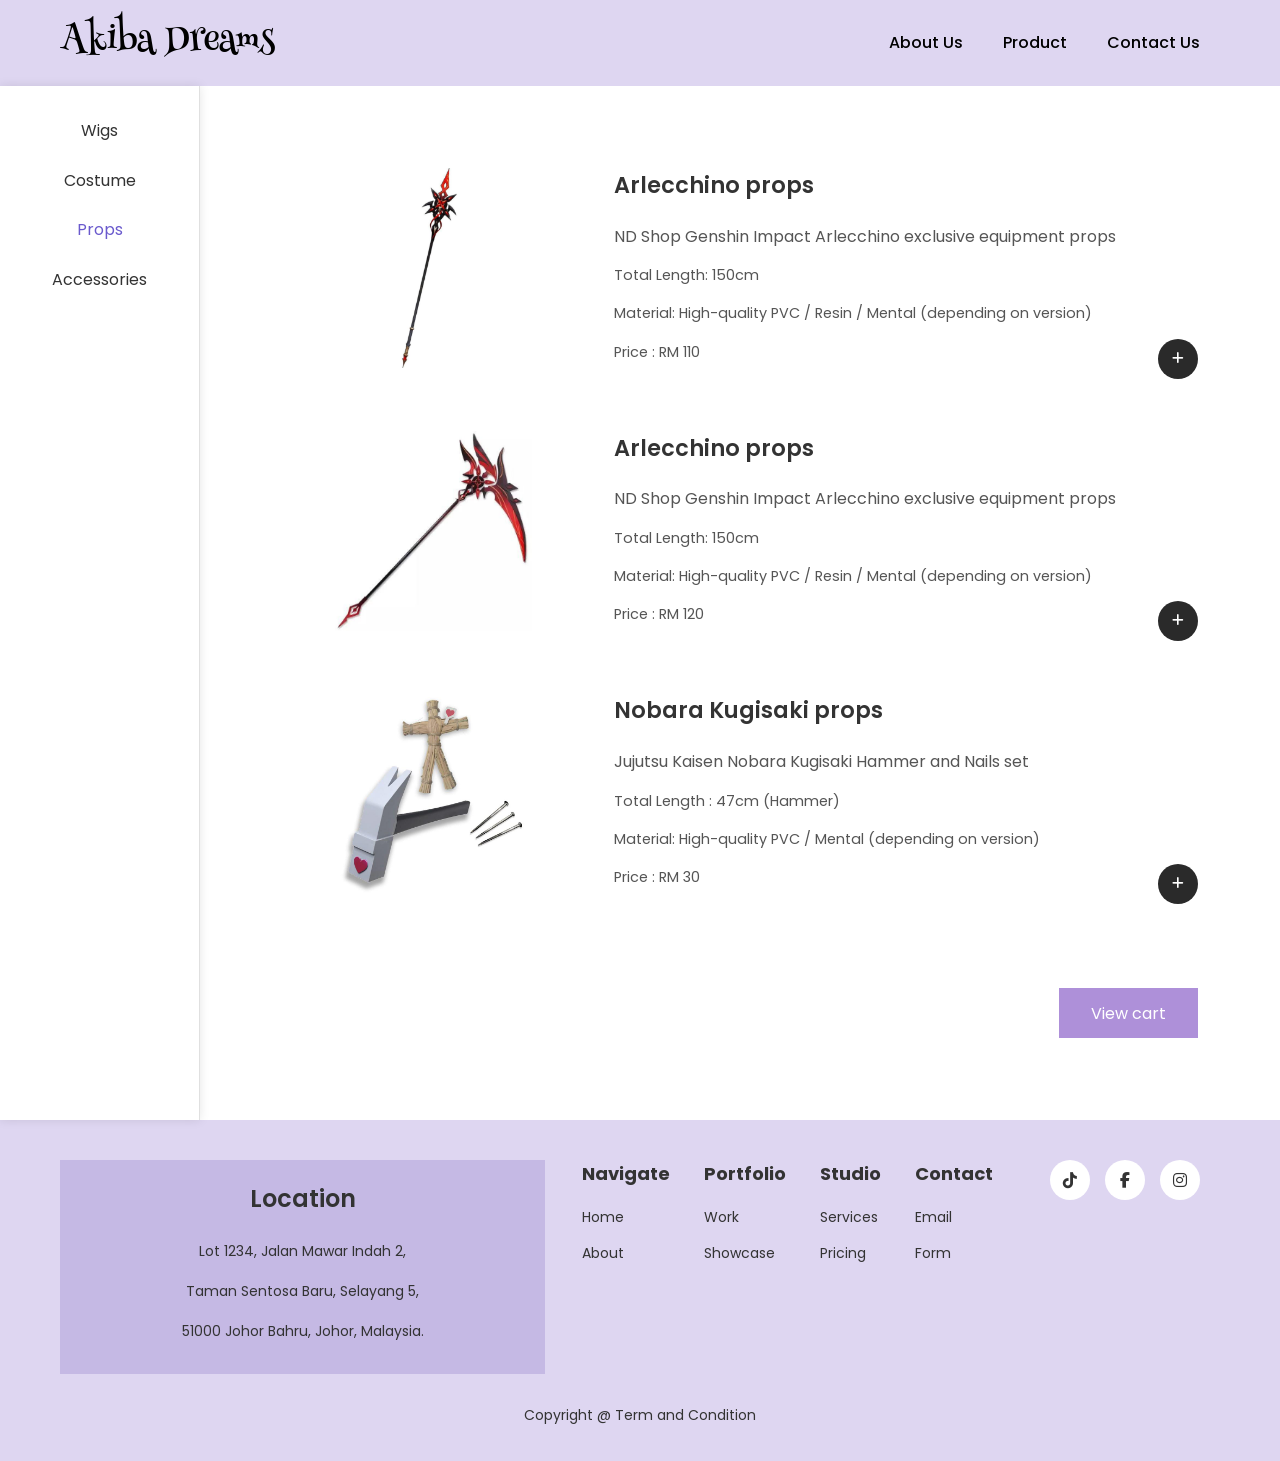
<file: product-props.html>
<!DOCTYPE html>
<html lang="en">
<head>
    <meta charset="UTF-8">
    <meta name="viewport" content="width=device-width, initial-scale=1.0">
    <title>Props - Akiba Dreams</title>
    <link rel="preconnect" href="https://fonts.googleapis.com">
    <link rel="preconnect" href="https://fonts.gstatic.com" crossorigin>
    <link href="https://fonts.googleapis.com/css2?family=Poppins:ital,wght@0,100;0,200;0,300;0,400;0,500;0,600;0,700;0,800;0,900;1,100;1,200;1,300;1,400;1,500;1,600;1,700;1,800;1,900&display=swap" rel="stylesheet">
    <link href="https://fonts.googleapis.com/css2?family=Jost:ital,wght@0,100..900;1,100..900&family=Poppins:ital,wght@0,100;0,200;0,300;0,400;0,500;0,600;0,700;0,800;0,900;1,100;1,200;1,300;1,400;1,500;1,600;1,700;1,800;1,900&display=swap" rel="stylesheet">
    <link href="https://fonts.googleapis.com/css2?family=Henny+Penny&family=Jost:ital,wght@0,100..900;1,100..900&family=Poppins:ital,wght@0,100;0,200;0,300;0,400;0,500;0,600;0,700;0,800;0,900;1,100;1,200;1,300;1,400;1,500;1,600;1,700;1,800;1,900&display=swap" rel="stylesheet">
    <link rel="stylesheet" href="https://cdnjs.cloudflare.com/ajax/libs/font-awesome/6.4.0/css/all.min.css">
    <link rel="stylesheet" href="style.css">
    <link rel="stylesheet" href="product.css">
</head>
<body>
    <header>
        <div class="container header-container">
            <div class="mylogo"><a class="logo" href="index.html">Akiba Dreams</a></div>
            <nav class="nav-flex">
                <ul>
                    <li><a href="about-us.html">About Us</a></li>
                    <li><a href="product-wigs.html">Product</a></li>
                    <li><a href="contact-us.html">Contact Us</a></li>
                </ul>
            </nav>
        </div>
    </header>

    <div class="main-container">
        <aside class="sidebar">
            <nav class="category-nav">
                <ul>
                    <li><a href="product-wigs.html" >Wigs</a></li>
                    <li><a href="product-costume.html">Costume</a></li>
                    <li><a href="product-props.html" class="active">Props</a></li>
                    <li><a href="product-accessories.html">Accessories</a></li>
                </ul>
            </nav>
        </aside>

        <main class="products">
            <div class="product-card">
                <div class="product-image">
                    <img src="images/props-1.jpeg" alt="Arlecchino props">
                </div>
                <div class="product-info">
                    <h2>Arlecchino props</h2>
                    <p class="product-description">ND Shop Genshin Impact Arlecchino exclusive equipment props</p>
                    <p class="product-specs">Total Length: 150cm</p>
                    <p class="product-specs">Material: High-quality PVC / Resin / Mental (depending on version)</p>
                    <p class="product-price">Price : RM 110</p>
                    <button class="add-to-cart"><i class="fas fa-plus"></i></button>
                </div>
            </div>

            <div class="product-card">
                <div class="product-image">
                    <img src="images/props-2.jpeg" alt="Arlecchino props">
                </div>
                <div class="product-info">
                    <h2>Arlecchino props</h2>
                    <p class="product-description">ND Shop Genshin Impact Arlecchino exclusive equipment props</p>
                    <p class="product-specs">Total Length: 150cm</p>
                    <p class="product-specs">Material: High-quality PVC / Resin / Mental (depending on version)</p>
                    <p class="product-price">Price : RM 120</p>
                    <button class="add-to-cart"><i class="fas fa-plus"></i></button>
                </div>
            </div>

            <div class="product-card">
                <div class="product-image">
                    <img src="images/props-3.jpeg" alt="Nobara Kugisaki props">
                </div>
                <div class="product-info">
                    <h2>Nobara Kugisaki props</h2>
                    <p class="product-description">Jujutsu Kaisen Nobara Kugisaki Hammer and Nails set</p>
                    <p class="product-specs">Total Length : 47cm (Hammer)</p>
                    <p class="product-specs">Material: High-quality PVC / Mental (depending on version)</p>
                    <p class="product-price">Price : RM 30</p>
                    <button class="add-to-cart"><i class="fas fa-plus"></i></button>
                </div>
            </div>

            <div class="cart-container">
                <button class="view-cart"><a href="my-cart.html">View cart</a></button>
            </div>
        </main>
    </div>

    <!-- Footer Section -->
    <footer class="about-footer">
        <div class="container footer-container">
            <div class="location-info">
                <h2>Location</h2>
                <p>Lot 1234, Jalan Mawar Indah 2,</p>
                <p>Taman Sentosa Baru, Selayang 5,</p>
                <p>51000 Johor Bahru, Johor, Malaysia.</p>
            </div>
            
            <div class="footer-nav">
                <div class="footer-links">
                    <h3>Navigate</h3>
                    <ul>
                        <li><a href="index.html">Home</a></li>
                        <li><a href="about-us.html">About</a></li>
                    </ul>
                </div>
                
                <div class="footer-links">
                    <h3>Portfolio</h3>
                    <ul>
                        <li><a href="#">Work</a></li>
                        <li><a href="#">Showcase</a></li>
                    </ul>
                </div>
                
                <div class="footer-links">
                    <h3>Studio</h3>
                    <ul>
                        <li><a href="about-us.html">Services</a></li>
                        <li><a href="#">Pricing</a></li>
                    </ul>
                </div>
                
                <div class="footer-links">
                    <h3>Contact</h3>
                    <ul>
                        <li><a href="contact-us.html">Email</a></li>
                        <li><a href="contact-us.html">Form</a></li>
                    </ul>
                </div>
            </div>
            
            <div class="social-media-footer">
                <a href="#" class="social-icon"><i class="fab fa-tiktok"></i></a>
                <a href="#" class="social-icon"><i class="fab fa-facebook-f"></i></a>
                <a href="#" class="social-icon"><i class="fab fa-instagram"></i></a>
            </div>
        </div>
        
        <div class="copyright">
            <p>Copyright @ Term and Condition</p>
        </div>
    </footer>
</body>
</html>
</file>
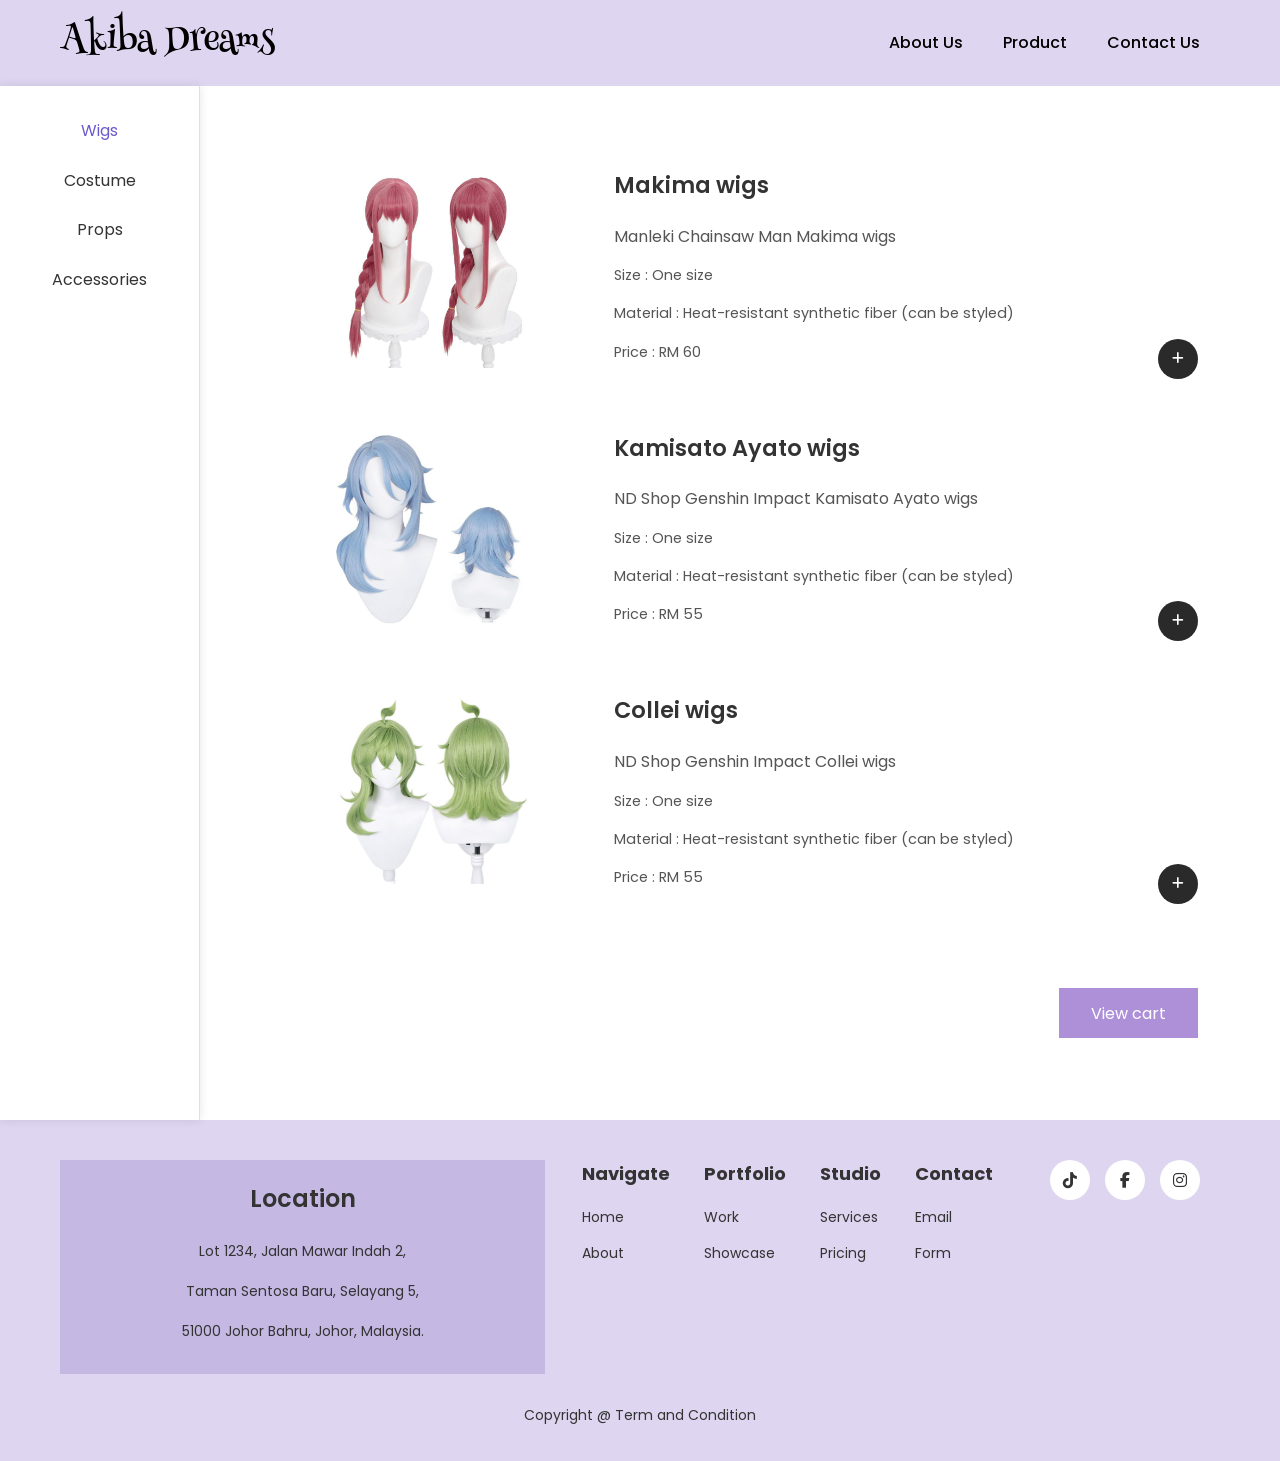
<file: product-wigs.html>
<!DOCTYPE html>
<html lang="en">
<head>
    <meta charset="UTF-8">
    <meta name="viewport" content="width=device-width, initial-scale=1.0">
    <title>Costume - Akiba Dreams</title>
    <link rel="preconnect" href="https://fonts.googleapis.com">
    <link rel="preconnect" href="https://fonts.gstatic.com" crossorigin>
    <link href="https://fonts.googleapis.com/css2?family=Poppins:ital,wght@0,100;0,200;0,300;0,400;0,500;0,600;0,700;0,800;0,900;1,100;1,200;1,300;1,400;1,500;1,600;1,700;1,800;1,900&display=swap" rel="stylesheet">
    <link href="https://fonts.googleapis.com/css2?family=Jost:ital,wght@0,100..900;1,100..900&family=Poppins:ital,wght@0,100;0,200;0,300;0,400;0,500;0,600;0,700;0,800;0,900;1,100;1,200;1,300;1,400;1,500;1,600;1,700;1,800;1,900&display=swap" rel="stylesheet">
    <link href="https://fonts.googleapis.com/css2?family=Henny+Penny&family=Jost:ital,wght@0,100..900;1,100..900&family=Poppins:ital,wght@0,100;0,200;0,300;0,400;0,500;0,600;0,700;0,800;0,900;1,100;1,200;1,300;1,400;1,500;1,600;1,700;1,800;1,900&display=swap" rel="stylesheet">
    <link rel="stylesheet" href="https://cdnjs.cloudflare.com/ajax/libs/font-awesome/6.4.0/css/all.min.css">
    <link rel="stylesheet" href="style.css">
    <link rel="stylesheet" href="product.css">
</head>
<body>
    <header>
        <div class="container header-container">
            <div class="mylogo"><a class="logo" href="index.html">Akiba Dreams</a></div>
            <nav class="nav-flex">
                <ul>
                    <li><a href="about-us.html">About Us</a></li>
                    <li><a href="product-wigs.html">Product</a></li>
                    <li><a href="contact-us.html">Contact Us</a></li>
                </ul>
            </nav>
        </div>
    </header>

    <div class="main-container">
        <aside class="sidebar">
            <nav class="category-nav">
                <ul>
                    <li><a href="product-wigs.html" class="active">Wigs</a></li>
                    <li><a href="product-costume.html">Costume</a></li>
                    <li><a href="product-props.html">Props</a></li>
                    <li><a href="product-accessories.html">Accessories</a></li>
                </ul>
            </nav>
        </aside>

        <main class="products">
            <div class="product-card">
                <div class="product-image">
                    <img src="images/wigs-1.jpeg" alt="Makima wig">
                </div>
                <div class="product-info">
                    <h2>Makima wigs</h2>
                    <p class="product-description">Manleki Chainsaw Man Makima wigs</p>
                    <p class="product-specs">Size : One size</p>
                    <p class="product-specs">Material : Heat-resistant synthetic fiber (can be styled)</p>
                    <p class="product-price">Price : RM 60</p>
                    <button class="add-to-cart"><i class="fas fa-plus"></i></button>
                </div>
            </div>

            <div class="product-card">
                <div class="product-image">
                    <img src="images/wigs-2.jpeg" alt="Kamisato Ayato wig">
                </div>
                <div class="product-info">
                    <h2>Kamisato Ayato wigs</h2>
                    <p class="product-description">ND Shop Genshin Impact Kamisato Ayato wigs</p>
                    <p class="product-specs">Size : One size</p>
                    <p class="product-specs">Material : Heat-resistant synthetic fiber (can be styled)</p>
                    <p class="product-price">Price : RM 55</p>
                    <button class="add-to-cart"><i class="fas fa-plus"></i></button>
                </div>
            </div>

            <div class="product-card">
                <div class="product-image">
                    <img src="images/wigs-3.jpeg" alt="Collei wig">
                </div>
                <div class="product-info">
                    <h2>Collei wigs</h2>
                    <p class="product-description">ND Shop Genshin Impact Collei wigs</p>
                    <p class="product-specs">Size : One size</p>
                    <p class="product-specs">Material : Heat-resistant synthetic fiber (can be styled)</p>
                    <p class="product-price">Price : RM 55</p>
                    <button class="add-to-cart"><i class="fas fa-plus"></i></button>
                </div>
            </div>

            <div class="cart-container">
                <button class="view-cart"><a href="my-cart.html">View cart</a></button>
            </div>
        </main>
    </div>

    <!-- Footer Section -->
    <footer class="about-footer">
        <div class="container footer-container">
            <div class="location-info">
                <h2>Location</h2>
                <p>Lot 1234, Jalan Mawar Indah 2,</p>
                <p>Taman Sentosa Baru, Selayang 5,</p>
                <p>51000 Johor Bahru, Johor, Malaysia.</p>
            </div>
            
            <div class="footer-nav">
                <div class="footer-links">
                    <h3>Navigate</h3>
                    <ul>
                        <li><a href="index.html">Home</a></li>
                        <li><a href="about-us.html">About</a></li>
                    </ul>
                </div>
                
                <div class="footer-links">
                    <h3>Portfolio</h3>
                    <ul>
                        <li><a href="#">Work</a></li>
                        <li><a href="#">Showcase</a></li>
                    </ul>
                </div>
                
                <div class="footer-links">
                    <h3>Studio</h3>
                    <ul>
                        <li><a href="about-us.html">Services</a></li>
                        <li><a href="#">Pricing</a></li>
                    </ul>
                </div>
                
                <div class="footer-links">
                    <h3>Contact</h3>
                    <ul>
                        <li><a href="contact-us.html">Email</a></li>
                        <li><a href="contact-us.html">Form</a></li>
                    </ul>
                </div>
            </div>
            
            <div class="social-media-footer">
                <a href="#" class="social-icon"><i class="fab fa-tiktok"></i></a>
                <a href="#" class="social-icon"><i class="fab fa-facebook-f"></i></a>
                <a href="#" class="social-icon"><i class="fab fa-instagram"></i></a>
            </div>
        </div>
        
        <div class="copyright">
            <p>Copyright @ Term and Condition</p>
        </div>
    </footer>
</body>
</html>
</file>
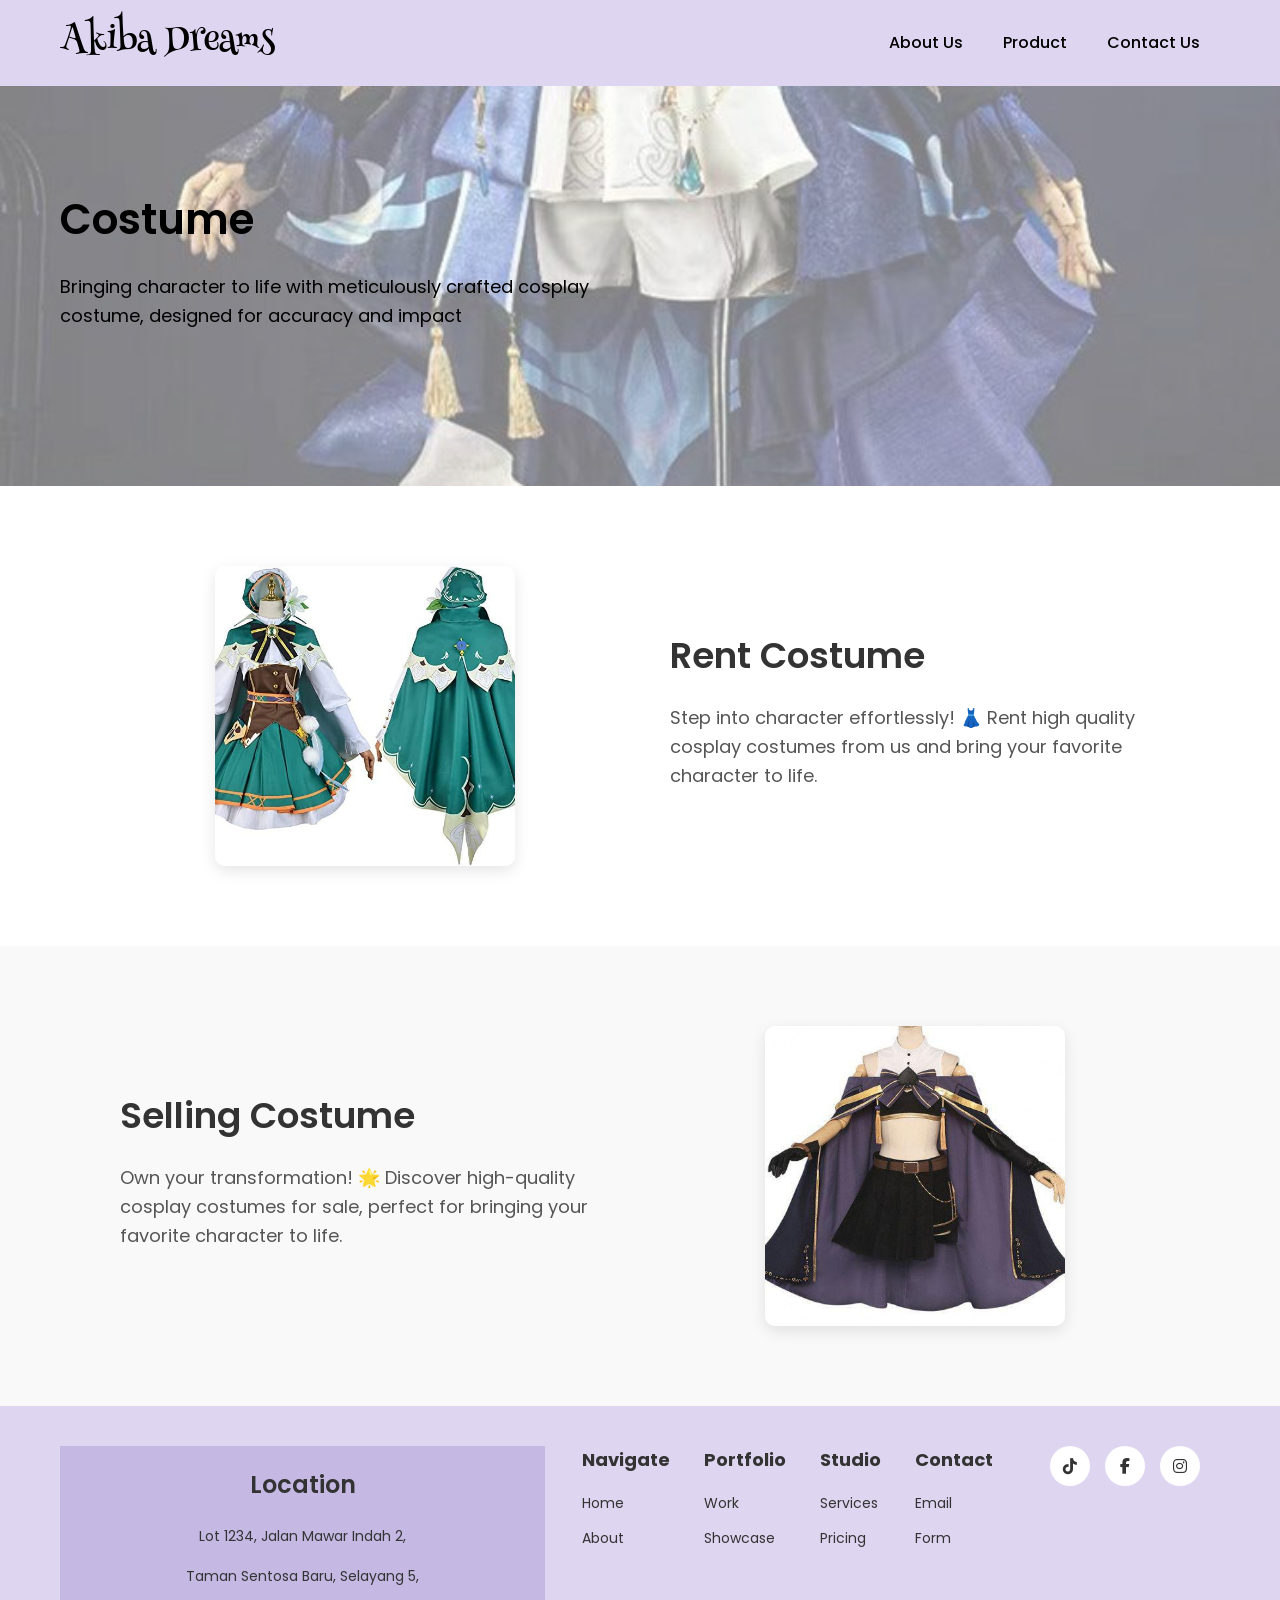
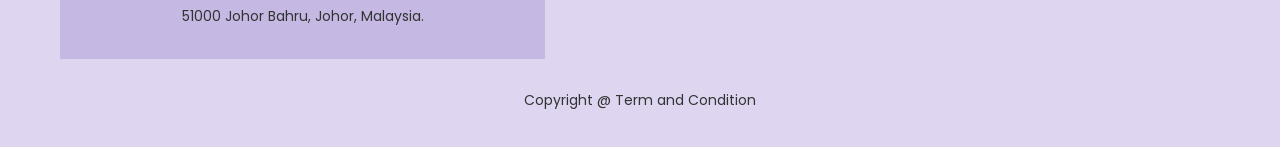
<file: service-costume.html>
<!DOCTYPE html>
<html lang="en">
<head>
    <meta charset="UTF-8">
    <meta name="viewport" content="width=device-width, initial-scale=1.0">
    <title>Costume - Akiba Dreams</title>
    <link rel="preconnect" href="https://fonts.googleapis.com">
    <link rel="preconnect" href="https://fonts.gstatic.com" crossorigin>
    <link href="https://fonts.googleapis.com/css2?family=Poppins:ital,wght@0,100;0,200;0,300;0,400;0,500;0,600;0,700;0,800;0,900;1,100;1,200;1,300;1,400;1,500;1,600;1,700;1,800;1,900&display=swap" rel="stylesheet">
    <link href="https://fonts.googleapis.com/css2?family=Jost:ital,wght@0,100..900;1,100..900&family=Poppins:ital,wght@0,100;0,200;0,300;0,400;0,500;0,600;0,700;0,800;0,900;1,100;1,200;1,300;1,400;1,500;1,600;1,700;1,800;1,900&display=swap" rel="stylesheet">
    <link href="https://fonts.googleapis.com/css2?family=Henny+Penny&family=Jost:ital,wght@0,100..900;1,100..900&family=Poppins:ital,wght@0,100;0,200;0,300;0,400;0,500;0,600;0,700;0,800;0,900;1,100;1,200;1,300;1,400;1,500;1,600;1,700;1,800;1,900&display=swap" rel="stylesheet">
    <link rel="stylesheet" href="https://cdnjs.cloudflare.com/ajax/libs/font-awesome/6.4.0/css/all.min.css">
    <link rel="stylesheet" href="style.css">
    <link rel="stylesheet" href="service-costume.css">
</head>
<body>
    <!-- Header Section -->
    <header>
        <div class="container header-container">
            <div class="mylogo">Akiba Dreams</div>
            <nav class="nav-flex">
                <ul>
                    <li><a href="about-us.html">About Us</a></li>
                    <li><a href="product-wigs.html">Product</a></li>
                    <li><a href="contact-us.html">Contact Us</a></li>
                </ul>
            </nav>
        </div>
    </header>

    <!-- Hero Section -->
    <section class="costume-hero">
        <div class="container">
            <div class="hero-content">
                <h1>Costume</h1>
                <p>Bringing character to life with meticulously crafted cosplay costume, designed for accuracy and impact</p>
            </div>
        </div>
    </section>

    <!-- Cosplay Makeup Section -->
    <section class="service-section">
        <div class="container">
            <div class="service-flex">
                <div class="service-image">
                    <img src="images/service-costume-2.jpeg" alt="Rent Costume">
                </div>
                <div class="service-content">
                    <h2>Rent Costume</h2>
                    <p>Step into character effortlessly! 👗 Rent high quality cosplay costumes from us and bring your favorite character to life.</p>
                </div>
            </div>
        </div>
    </section>

    <!-- Costume Selling Section -->
    <section class="service-section selling-section">
        <div class="container">
            <div class="service-flex ">
                <div class="service-content">
                    <h2>Selling Costume</h2>
                    <p>Own your transformation! 🌟 Discover high-quality cosplay costumes for sale, perfect for bringing your favorite character to life.</p>
                </div>
                <div class="service-image">
                    <img src="images/service-costume-3.jpeg" alt="Selling Costume">
                </div>
            </div>
        </div>
    </section>

    <!-- Footer Section -->
    <footer class="about-footer">
        <div class="container footer-container">
            <div class="location-info">
                <h2>Location</h2>
                <p>Lot 1234, Jalan Mawar Indah 2,</p>
                <p>Taman Sentosa Baru, Selayang 5,</p>
                <p>51000 Johor Bahru, Johor, Malaysia.</p>
            </div>
            
            <div class="footer-nav">
                <div class="footer-links">
                    <h3>Navigate</h3>
                    <ul>
                        <li><a href="index.html">Home</a></li>
                        <li><a href="about-us.html">About</a></li>
                    </ul>
                </div>
                
                <div class="footer-links">
                    <h3>Portfolio</h3>
                    <ul>
                        <li><a href="#">Work</a></li>
                        <li><a href="#">Showcase</a></li>
                    </ul>
                </div>
                
                <div class="footer-links">
                    <h3>Studio</h3>
                    <ul>
                        <li><a href="about-us.html">Services</a></li>
                        <li><a href="#">Pricing</a></li>
                    </ul>
                </div>
                
                <div class="footer-links">
                    <h3>Contact</h3>
                    <ul>
                        <li><a href="contact-us.html">Email</a></li>
                        <li><a href="contact-us.html">Form</a></li>
                    </ul>
                </div>
            </div>
            
            <div class="social-media-footer">
                <a href="#" class="social-icon"><i class="fab fa-tiktok"></i></a>
                <a href="#" class="social-icon"><i class="fab fa-facebook-f"></i></a>
                <a href="#" class="social-icon"><i class="fab fa-instagram"></i></a>
            </div>
        </div>
        
        <div class="copyright">
            <p>Copyright @ Term and Condition</p>
        </div>
    </footer>
</body>
</html>
</file>
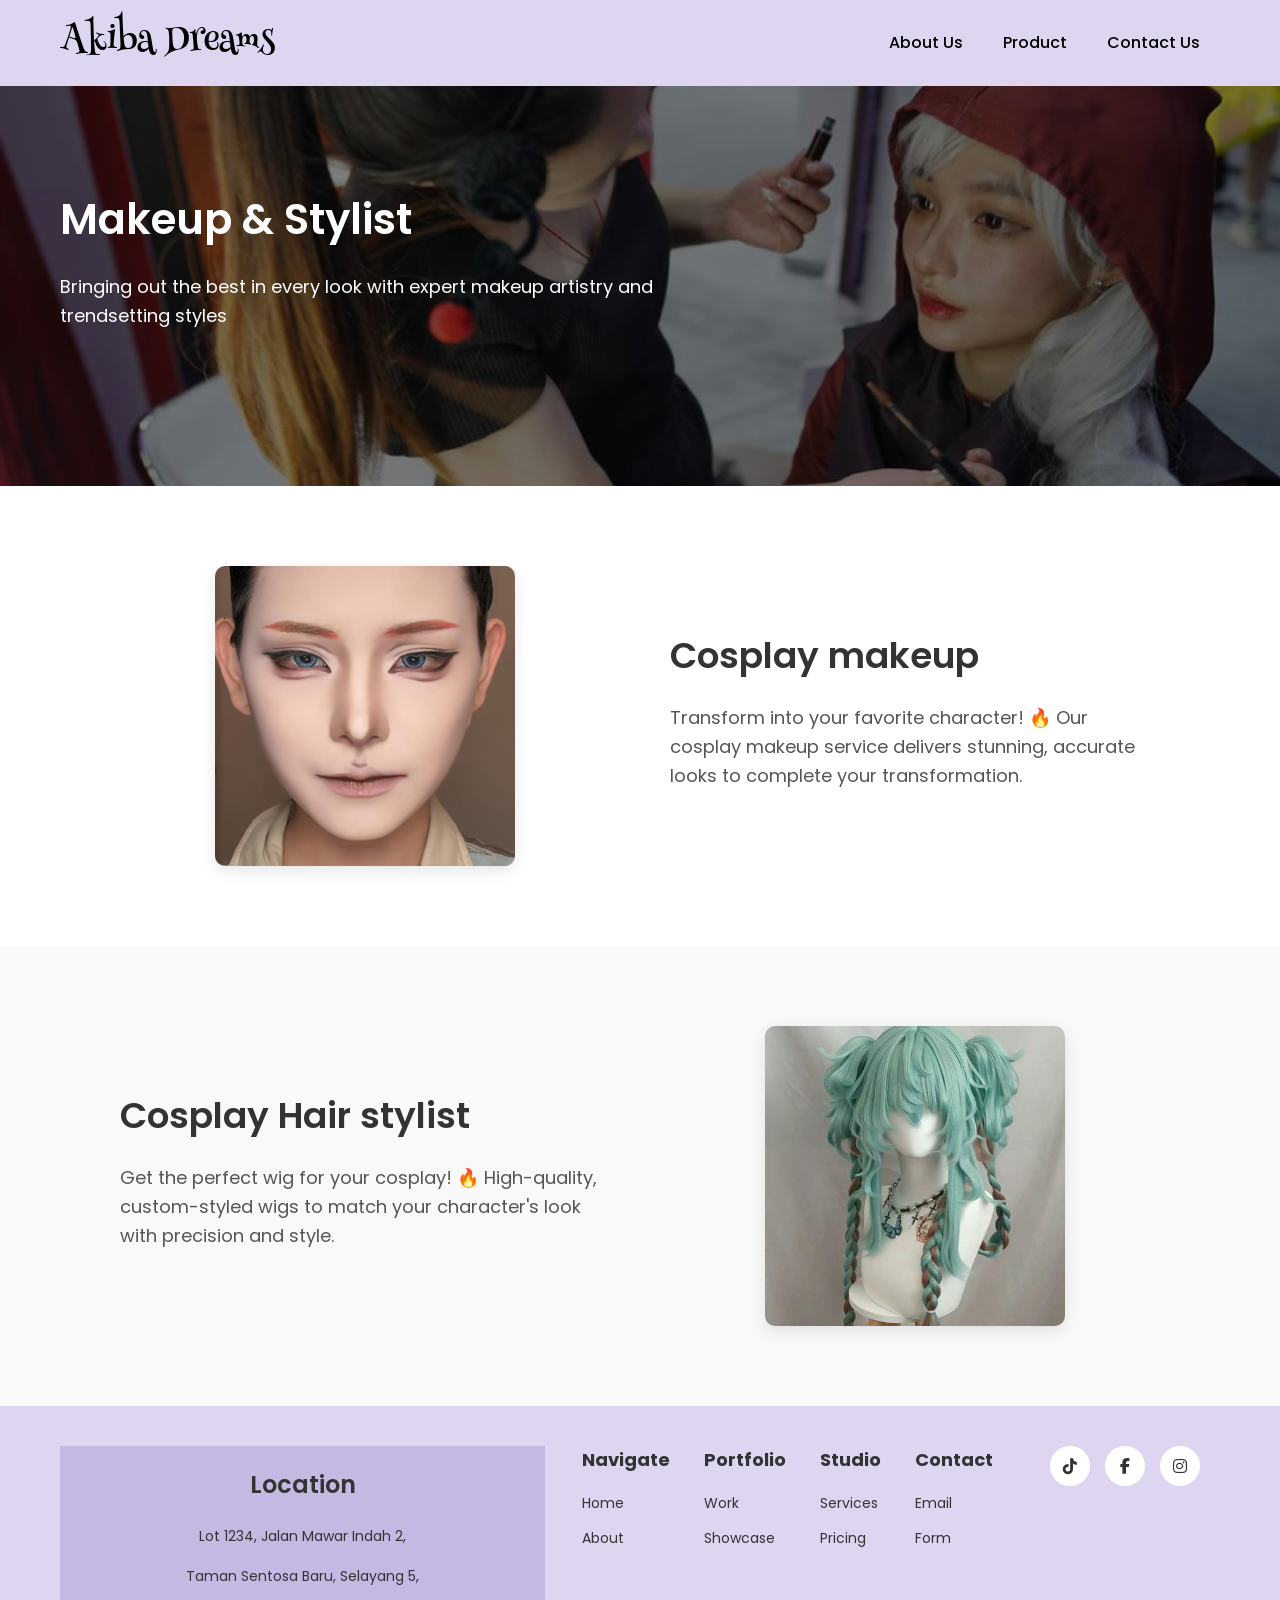
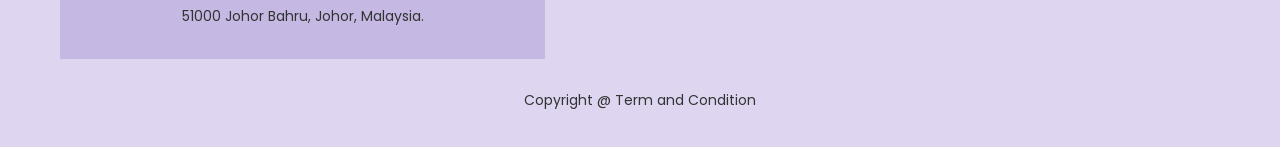
<file: service-makeup.html>
<!DOCTYPE html>
<html lang="en">
<head>
    <meta charset="UTF-8">
    <meta name="viewport" content="width=device-width, initial-scale=1.0">
    <title>Makeup & Stylist - Akiba Dreams</title>
    <link rel="preconnect" href="https://fonts.googleapis.com">
    <link rel="preconnect" href="https://fonts.gstatic.com" crossorigin>
    <link href="https://fonts.googleapis.com/css2?family=Poppins:ital,wght@0,100;0,200;0,300;0,400;0,500;0,600;0,700;0,800;0,900;1,100;1,200;1,300;1,400;1,500;1,600;1,700;1,800;1,900&display=swap" rel="stylesheet">
    <link href="https://fonts.googleapis.com/css2?family=Jost:ital,wght@0,100..900;1,100..900&family=Poppins:ital,wght@0,100;0,200;0,300;0,400;0,500;0,600;0,700;0,800;0,900;1,100;1,200;1,300;1,400;1,500;1,600;1,700;1,800;1,900&display=swap" rel="stylesheet">
    <link href="https://fonts.googleapis.com/css2?family=Henny+Penny&family=Jost:ital,wght@0,100..900;1,100..900&family=Poppins:ital,wght@0,100;0,200;0,300;0,400;0,500;0,600;0,700;0,800;0,900;1,100;1,200;1,300;1,400;1,500;1,600;1,700;1,800;1,900&display=swap" rel="stylesheet">
    <link rel="stylesheet" href="https://cdnjs.cloudflare.com/ajax/libs/font-awesome/6.4.0/css/all.min.css">
    <link rel="stylesheet" href="style.css">
    <link rel="stylesheet" href="service-makeup.css">
</head>
<body>
    <!-- Header Section -->
    <header>
        <div class="container header-container">
            <div class="mylogo">Akiba Dreams</div>
            <nav class="nav-flex">
                <ul>
                    <li><a href="about-us.html">About Us</a></li>
                    <li><a href="product-wigs.html">Product</a></li>
                    <li><a href="contact-us.html">Contact Us</a></li>
                </ul>
            </nav>
        </div>
    </header>

    <!-- Hero Section -->
    <section class="makeup-hero">
        <div class="container">
            <div class="hero-content">
                <h1>Makeup & Stylist</h1>
                <p>Bringing out the best in every look with expert makeup artistry and trendsetting styles</p>
            </div>
        </div>
    </section>

    <!-- Cosplay Makeup Section -->
    <section class="service-section">
        <div class="container">
            <div class="service-flex">
                <div class="service-image">
                    <img src="images/service-makeup-2.jpeg" alt="Cosplay Makeup">
                </div>
                <div class="service-content">
                    <h2>Cosplay makeup</h2>
                    <p>Transform into your favorite character! 🔥 Our cosplay makeup service delivers stunning, accurate looks to complete your transformation.</p>
                </div>
            </div>
        </div>
    </section>

    <!-- Cosplay Hair Stylist Section -->
    <section class="service-section hair-section">
        <div class="container">
            <div class="service-flex ">
                <div class="service-content">
                    <h2>Cosplay Hair stylist</h2>
                    <p>Get the perfect wig for your cosplay! 🔥 High-quality, custom-styled wigs to match your character's look with precision and style.</p>
                </div>
                <div class="service-image">
                    <img src="images/service-makeup-3.jpeg" alt="Cosplay Hair Styling">
                </div>
            </div>
        </div>
    </section>

    <!-- Footer Section -->
    <footer class="about-footer">
        <div class="container footer-container">
            <div class="location-info">
                <h2>Location</h2>
                <p>Lot 1234, Jalan Mawar Indah 2,</p>
                <p>Taman Sentosa Baru, Selayang 5,</p>
                <p>51000 Johor Bahru, Johor, Malaysia.</p>
            </div>
            
            <div class="footer-nav">
                <div class="footer-links">
                    <h3>Navigate</h3>
                    <ul>
                        <li><a href="index.html">Home</a></li>
                        <li><a href="about-us.html">About</a></li>
                    </ul>
                </div>
                
                <div class="footer-links">
                    <h3>Portfolio</h3>
                    <ul>
                        <li><a href="#">Work</a></li>
                        <li><a href="#">Showcase</a></li>
                    </ul>
                </div>
                
                <div class="footer-links">
                    <h3>Studio</h3>
                    <ul>
                        <li><a href="about-us.html">Services</a></li>
                        <li><a href="#">Pricing</a></li>
                    </ul>
                </div>
                
                <div class="footer-links">
                    <h3>Contact</h3>
                    <ul>
                        <li><a href="contact-us.html">Email</a></li>
                        <li><a href="contact-us.html">Form</a></li>
                    </ul>
                </div>
            </div>
            
            <div class="social-media-footer">
                <a href="#" class="social-icon"><i class="fab fa-tiktok"></i></a>
                <a href="#" class="social-icon"><i class="fab fa-facebook-f"></i></a>
                <a href="#" class="social-icon"><i class="fab fa-instagram"></i></a>
            </div>
        </div>
        
        <div class="copyright">
            <p>Copyright @ Term and Condition</p>
        </div>
    </footer>
</body>
</html>
</file>
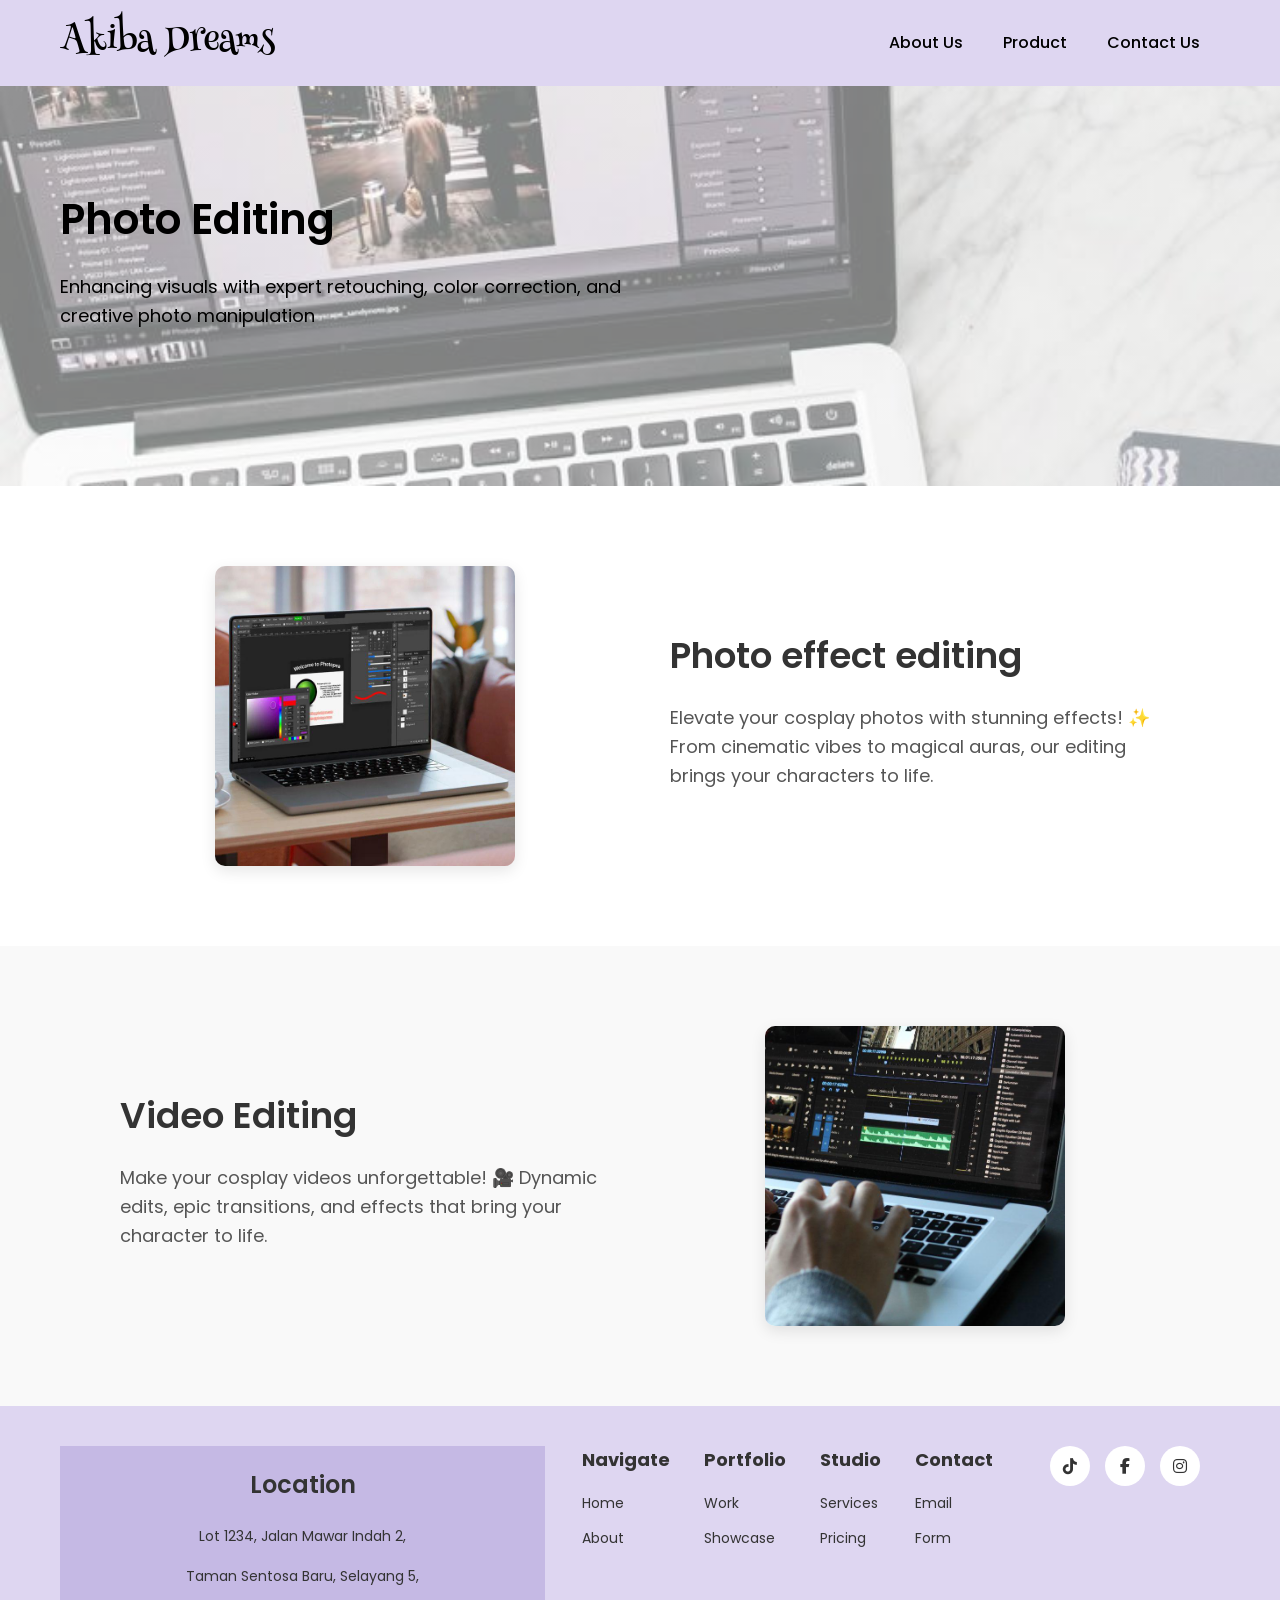
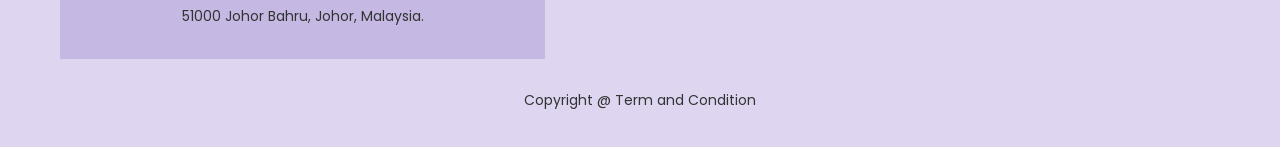
<file: service-photo-editing.html>
<!DOCTYPE html>
<html lang="en">
<head>
    <meta charset="UTF-8">
    <meta name="viewport" content="width=device-width, initial-scale=1.0">
    <title>Photo Editing - Akiba Dreams</title>
    <link rel="preconnect" href="https://fonts.googleapis.com">
    <link rel="preconnect" href="https://fonts.gstatic.com" crossorigin>
    <link href="https://fonts.googleapis.com/css2?family=Poppins:ital,wght@0,100;0,200;0,300;0,400;0,500;0,600;0,700;0,800;0,900;1,100;1,200;1,300;1,400;1,500;1,600;1,700;1,800;1,900&display=swap" rel="stylesheet">
    <link href="https://fonts.googleapis.com/css2?family=Jost:ital,wght@0,100..900;1,100..900&family=Poppins:ital,wght@0,100;0,200;0,300;0,400;0,500;0,600;0,700;0,800;0,900;1,100;1,200;1,300;1,400;1,500;1,600;1,700;1,800;1,900&display=swap" rel="stylesheet">
    <link href="https://fonts.googleapis.com/css2?family=Henny+Penny&family=Jost:ital,wght@0,100..900;1,100..900&family=Poppins:ital,wght@0,100;0,200;0,300;0,400;0,500;0,600;0,700;0,800;0,900;1,100;1,200;1,300;1,400;1,500;1,600;1,700;1,800;1,900&display=swap" rel="stylesheet">
    <link rel="stylesheet" href="https://cdnjs.cloudflare.com/ajax/libs/font-awesome/6.4.0/css/all.min.css">
    <link rel="stylesheet" href="style.css">
    <link rel="stylesheet" href="service-photo-editing.css">
</head>
<body>
    <!-- Header Section -->
    <header>
        <div class="container header-container">
            <div class="mylogo">Akiba Dreams</div>
            <nav class="nav-flex">
                <ul>
                    <li><a href="about-us.html">About Us</a></li>
                    <li><a href="product-wigs.html">Product</a></li>
                    <li><a href="contact-us.html">Contact Us</a></li>
                </ul>
            </nav>
        </div>
    </header>

    <!-- Hero Section -->
    <section class="photo-hero">
        <div class="container">
            <div class="hero-content">
                <h1>Photo Editing</h1>
                <p>Enhancing visuals with expert retouching, color correction, and creative photo manipulation</p>
            </div>
        </div>
    </section>

    <!-- Cosplay Makeup Section -->
    <section class="service-section">
        <div class="container">
            <div class="service-flex">
                <div class="service-image">
                    <img src="images/service-photo-editing-2.jpeg" alt="Photo Editing">
                </div>
                <div class="service-content">
                    <h2>Photo effect editing</h2>
                    <p>Elevate your cosplay photos with stunning effects! ✨ From cinematic vibes to magical auras, our editing brings your characters to life.</p>
                </div>
            </div>
        </div>
    </section>

    <!-- Costume Selling Section -->
    <section class="service-section video-section">
        <div class="container">
            <div class="service-flex ">
                <div class="service-content">
                    <h2>Video Editing</h2>
                    <p>Make your cosplay videos unforgettable! 🎥 Dynamic edits, epic transitions, and effects that bring your character to life.</p>
                </div>
                <div class="service-image">
                    <img src="images/service-photo-editing-3.jpeg" alt="Video Editing">
                </div>
            </div>
        </div>
    </section>

    <!-- Footer Section -->
    <footer class="about-footer">
        <div class="container footer-container">
            <div class="location-info">
                <h2>Location</h2>
                <p>Lot 1234, Jalan Mawar Indah 2,</p>
                <p>Taman Sentosa Baru, Selayang 5,</p>
                <p>51000 Johor Bahru, Johor, Malaysia.</p>
            </div>
            
            <div class="footer-nav">
                <div class="footer-links">
                    <h3>Navigate</h3>
                    <ul>
                        <li><a href="index.html">Home</a></li>
                        <li><a href="about-us.html">About</a></li>
                    </ul>
                </div>
                
                <div class="footer-links">
                    <h3>Portfolio</h3>
                    <ul>
                        <li><a href="#">Work</a></li>
                        <li><a href="#">Showcase</a></li>
                    </ul>
                </div>
                
                <div class="footer-links">
                    <h3>Studio</h3>
                    <ul>
                        <li><a href="about-us.html">Services</a></li>
                        <li><a href="#">Pricing</a></li>
                    </ul>
                </div>
                
                <div class="footer-links">
                    <h3>Contact</h3>
                    <ul>
                        <li><a href="contact-us.html">Email</a></li>
                        <li><a href="contact-us.html">Form</a></li>
                    </ul>
                </div>
            </div>
            
            <div class="social-media-footer">
                <a href="#" class="social-icon"><i class="fab fa-tiktok"></i></a>
                <a href="#" class="social-icon"><i class="fab fa-facebook-f"></i></a>
                <a href="#" class="social-icon"><i class="fab fa-instagram"></i></a>
            </div>
        </div>
        
        <div class="copyright">
            <p>Copyright @ Term and Condition</p>
        </div>
    </footer>
</body>
</html>
</file>
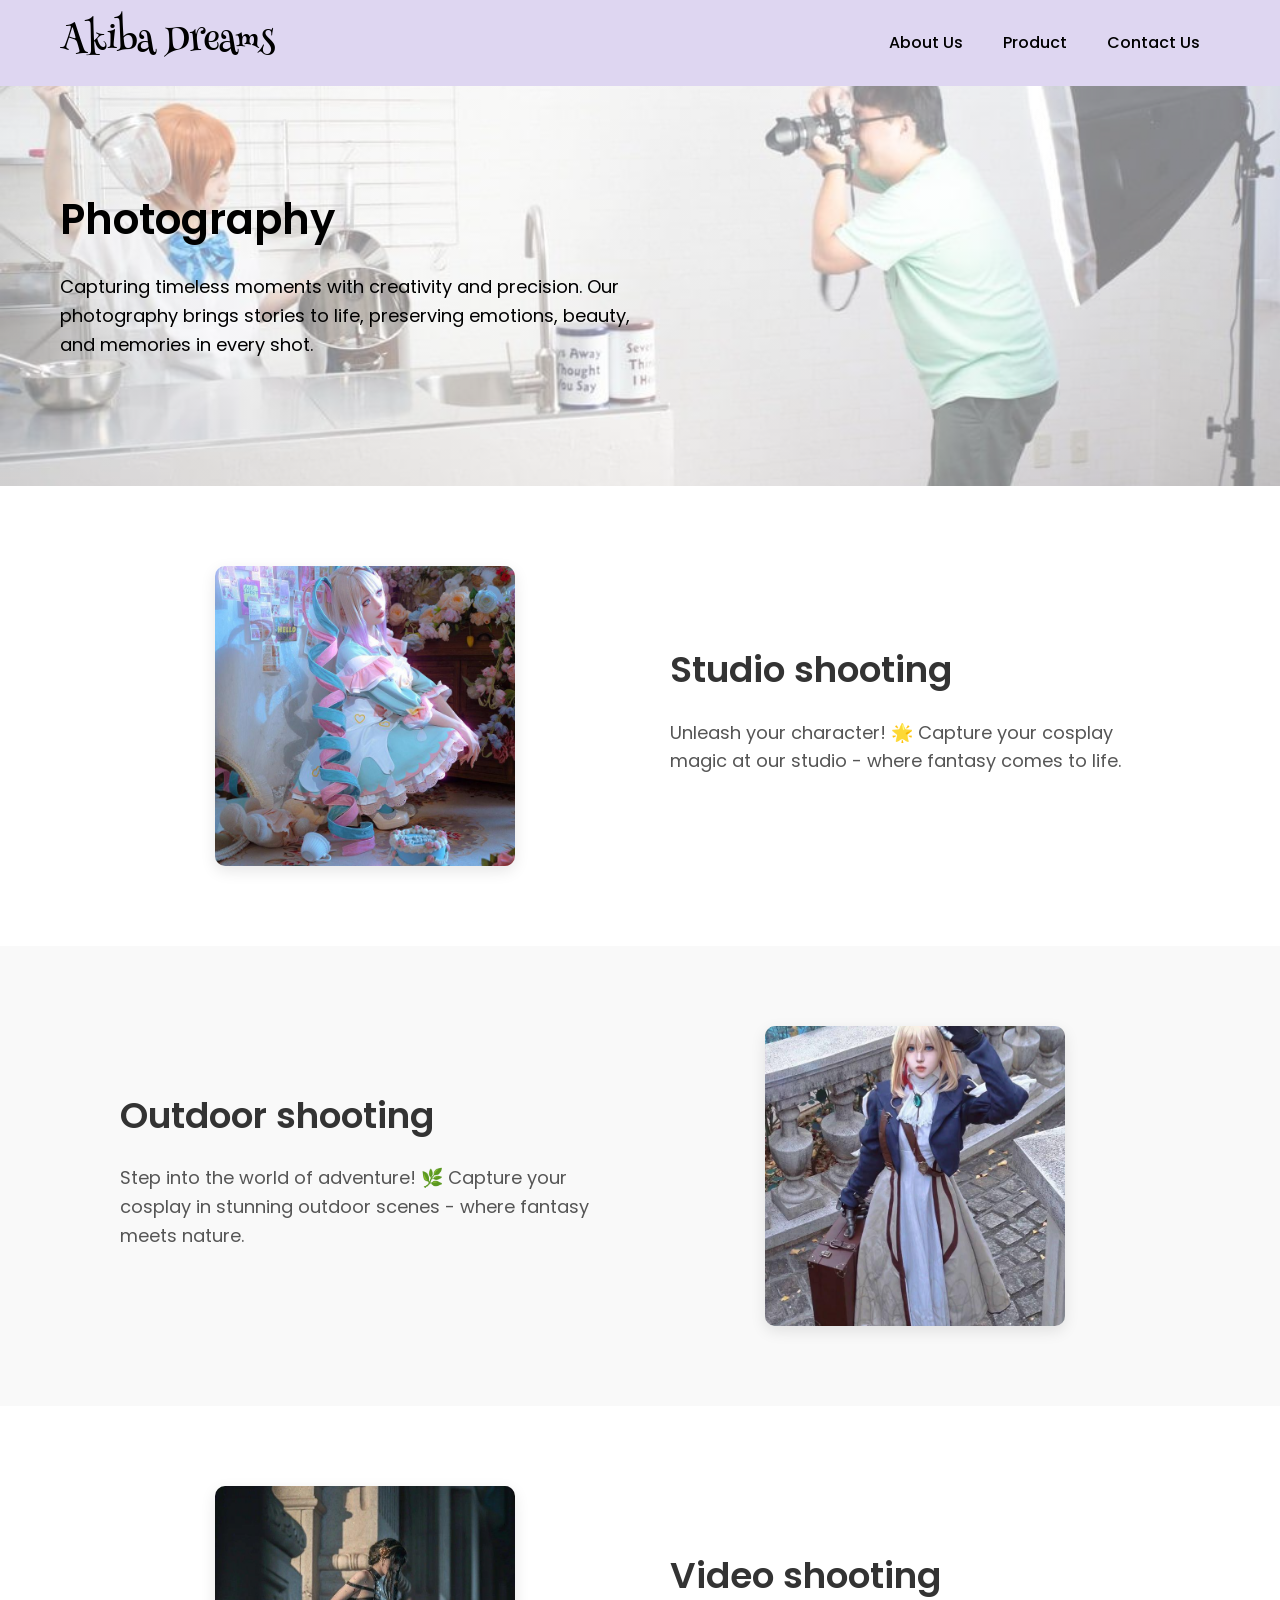
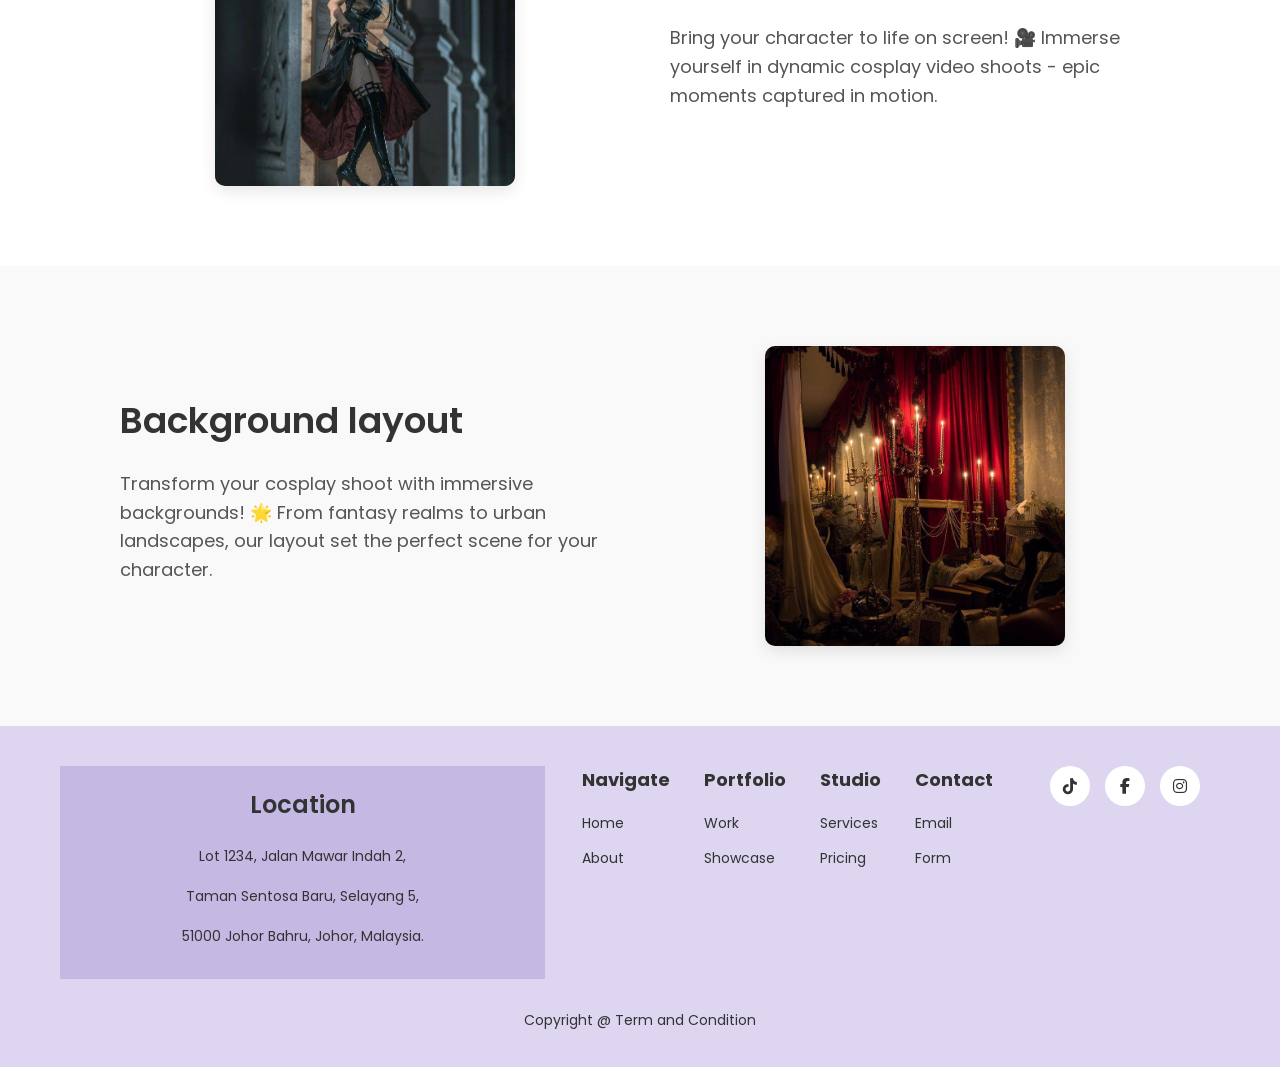
<file: service-photography.html>
<!DOCTYPE html>
<html lang="en">
<head>
    <meta charset="UTF-8">
    <meta name="viewport" content="width=device-width, initial-scale=1.0">
    <title>Photography - Akiba Dreams</title>
    <link rel="preconnect" href="https://fonts.googleapis.com">
    <link rel="preconnect" href="https://fonts.gstatic.com" crossorigin>
    <link href="https://fonts.googleapis.com/css2?family=Poppins:ital,wght@0,100;0,200;0,300;0,400;0,500;0,600;0,700;0,800;0,900;1,100;1,200;1,300;1,400;1,500;1,600;1,700;1,800;1,900&display=swap" rel="stylesheet">
    <link href="https://fonts.googleapis.com/css2?family=Jost:ital,wght@0,100..900;1,100..900&family=Poppins:ital,wght@0,100;0,200;0,300;0,400;0,500;0,600;0,700;0,800;0,900;1,100;1,200;1,300;1,400;1,500;1,600;1,700;1,800;1,900&display=swap" rel="stylesheet">
    <link href="https://fonts.googleapis.com/css2?family=Henny+Penny&family=Jost:ital,wght@0,100..900;1,100..900&family=Poppins:ital,wght@0,100;0,200;0,300;0,400;0,500;0,600;0,700;0,800;0,900;1,100;1,200;1,300;1,400;1,500;1,600;1,700;1,800;1,900&display=swap" rel="stylesheet">
    <link rel="stylesheet" href="https://cdnjs.cloudflare.com/ajax/libs/font-awesome/6.4.0/css/all.min.css">
    <link rel="stylesheet" href="style.css">
    <link rel="stylesheet" href="service-photography.css">
</head>
<body>
    <!-- Header Section -->
    <header>
        <div class="container header-container">
            <div class="mylogo">Akiba Dreams</div>
            <nav class="nav-flex">
                <ul>
                    <li><a href="about-us.html">About Us</a></li>
                    <li><a href="product-wigs.html">Product</a></li>
                    <li><a href="contact-us.html">Contact Us</a></li>
                </ul>
            </nav>
        </div>
    </header>

    <!-- Hero Section -->
    <section class="photography-hero">
        <div class="container">
            <div class="hero-content">
                <h1>Photography</h1>
                <p>Capturing timeless moments with creativity and precision. Our photography brings stories to life, preserving emotions, beauty, and memories in every shot.</p>
            </div>
        </div>
    </section>

    <!-- Cosplay Makeup Section -->
    <section class="service-section">
        <div class="container">
            <div class="service-flex">
                <div class="service-image">
                    <img src="images/services-photoshooting-1.jpeg" alt="Studio shooting">
                </div>
                <div class="service-content">
                    <h2>Studio shooting</h2>
                    <p>Unleash your character! 🌟 Capture your cosplay magic at our studio - where fantasy comes to life.</p>
                </div>
            </div>
        </div>
    </section>

    <!-- Outdoor shooting Section -->
    <section class="service-section outdoor-section">
        <div class="container">
            <div class="service-flex ">
                <div class="service-content">
                    <h2>Outdoor shooting</h2>
                    <p>Step into the world of adventure! 🌿 Capture your cosplay in stunning outdoor scenes - where fantasy meets nature.</p>
                </div>
                <div class="service-image">
                    <img src="images/services-photoshooting-2.jpeg" alt="Outdoor shooting">
                </div>
            </div>
        </div>
    </section>

    <section class="service-section">
        <div class="container">
            <div class="service-flex">
                <div class="service-image">
                    <img src="images/services-photoshooting-3.jpeg" alt="Photo Editing">
                </div>
                <div class="service-content">
                    <h2>Video shooting</h2>
                    <p>Bring your character to life on screen! 🎥 Immerse yourself in dynamic cosplay video shoots - epic moments captured in motion.</p>
                </div>
            </div>
        </div>
    </section>

    <section class="service-section background-section">
        <div class="container">
            <div class="service-flex ">
                <div class="service-content">
                    <h2>Background layout</h2>
                    <p>Transform your cosplay shoot with immersive backgrounds! 🌟 From fantasy realms to urban landscapes, our layout set the perfect scene for your character.</p>
                </div>
                <div class="service-image">
                    <img src="images/services-photoshooting-4.jpeg" alt="Video Editing">
                </div>
            </div>
        </div>
    </section>

    <!-- Footer Section -->
    <footer class="about-footer">
        <div class="container footer-container">
            <div class="location-info">
                <h2>Location</h2>
                <p>Lot 1234, Jalan Mawar Indah 2,</p>
                <p>Taman Sentosa Baru, Selayang 5,</p>
                <p>51000 Johor Bahru, Johor, Malaysia.</p>
            </div>
            
            <div class="footer-nav">
                <div class="footer-links">
                    <h3>Navigate</h3>
                    <ul>
                        <li><a href="index.html">Home</a></li>
                        <li><a href="about-us.html">About</a></li>
                    </ul>
                </div>
                
                <div class="footer-links">
                    <h3>Portfolio</h3>
                    <ul>
                        <li><a href="#">Work</a></li>
                        <li><a href="#">Showcase</a></li>
                    </ul>
                </div>
                
                <div class="footer-links">
                    <h3>Studio</h3>
                    <ul>
                        <li><a href="about-us.html">Services</a></li>
                        <li><a href="#">Pricing</a></li>
                    </ul>
                </div>
                
                <div class="footer-links">
                    <h3>Contact</h3>
                    <ul>
                        <li><a href="contact-us.html">Email</a></li>
                        <li><a href="contact-us.html">Form</a></li>
                    </ul>
                </div>
            </div>
            
            <div class="social-media-footer">
                <a href="#" class="social-icon"><i class="fab fa-tiktok"></i></a>
                <a href="#" class="social-icon"><i class="fab fa-facebook-f"></i></a>
                <a href="#" class="social-icon"><i class="fab fa-instagram"></i></a>
            </div>
        </div>
        
        <div class="copyright">
            <p>Copyright @ Term and Condition</p>
        </div>
    </footer>
</body>
</html>
</file>
<file: style.css>
@font-face {
    font-family: 'Poppins';
    src: url('https://fonts.googleapis.com/css2?family=Poppins:ital,wght@0,100;0,200;0,300;0,400;0,500;0,600;0,700;0,800;0,900;1,100;1,200;1,300;1,400;1,500;1,600;1,700;1,800;1,900&display=swap');
}

@font-face {
    font-family: 'Jost';
    src: url('https://fonts.googleapis.com/css2?family=Jost:ital,wght@0,100..900;1,100..900&family=Poppins:ital,wght@0,100;0,200;0,300;0,400;0,500;0,600;0,700;0,800;0,900;1,100;1,200;1,300;1,400;1,500;1,600;1,700;1,800;1,900&display=swap');
}

@font-face{
    font-family: 'Henny Penny';
    src: url('https://fonts.googleapis.com/css2?family=Henny+Penny&family=Jost:ital,wght@0,100..900;1,100..900&family=Poppins:ital,wght@0,100;0,200;0,300;0,400;0,500;0,600;0,700;0,800;0,900;1,100;1,200;1,300;1,400;1,500;1,600;1,700;1,800;1,900&display=swap');
}

/* Reset and base styles */
* {
    margin: 0;
    padding: 0;
    box-sizing: border-box;
}

body {
    font-family: 'Poppins', sans-serif;
    line-height: 1.6;
    color: #333;
}

.container {
    max-width: 1200px;
    margin: 0 auto;
    padding: 0 20px;
}

img {
    max-width: 100%;
    height: auto;
    border-radius: 15px;
}

/* Typography */
h1 {
    font-family: 'Poppins';
    font-size: 42px;
    font-weight: 700;
    margin-bottom: 20px;
}

h2 {
    font-family: 'Poppins';
    font-size: 36px;
    font-weight: 600;
    margin-bottom: 20px;
}

h3 {
    font-family: 'Poppins';
    font-size: 28px;
}

h4 {
    font-family: 'Poppins';
    font-size: 24px;
}

h5 {
    font-family: 'Poppins';
    font-size: 20px;
}

h6 {
    font-family: 'Poppins';
    font-size: 16px;
}

p {
    margin-bottom: 15px;
}

/* Button styles */
.btn {
    display: inline-block;
    background-color: #d8d0ec;
    color: #333;
    padding: 10px 25px;
    border: none;
    border-radius: 5px;
    cursor: pointer;
    font-family: 'Poppins';
    font-size: 16px;
    transition: background-color 0.3s;
}

.btn:hover {
    background-color: #c5b9e4;
}

/* Header styles */
header {
    background-color: rgba(119, 83, 197, 0.24);
    padding: 15px 0;
}

.header-container {
    display: flex;
    justify-content: space-between;
    align-items: center;
}

.mylogo {
    font-family: 'Henny Penny';
    font-size: 35px;
    color: black;
}

.nav-flex ul {
    display: flex;
    list-style-type: none;
}

.nav-flex ul li {
    margin: 0 20px;
}

.nav-flex a {
    text-decoration: none;
    color: black;
    font-weight: 500;
    transition: color 0.3s;
}

.nav-flex a:hover {
    color: #6646ac;
}

.search-box {
    display: flex;
    align-items: center;
}

.search-box input {
    padding: 8px 15px;
    border: none;
    border-radius: 5px 0 0 5px;
    outline: none;
}

.search-box button {
    background-color: #fff;
    border: none;
    padding: 8px 15px;
    border-radius: 0 5px 5px 0;
    cursor: pointer;
}

/* Hero section */
.hero {
    background-image: linear-gradient(rgba(0, 0, 0, 0.5), rgba(0, 0, 0, 0.5)), url('images/homepage.jpeg');
    background-size: cover;
    background-position: center;
    color: white;
    padding: 100px 0;
    text-align: left;
}

.hero-container {
    display: flex;
    align-items: center;
}

.hero-content {
    max-width: 600px;
}

.hero p {
    margin-bottom: 30px;
    font-size: 18px;
}

/* Recent Work & Updates section */
.recent-work {
    padding: 80px 0;
}

.recent-work .container {
    display: flex;
    justify-content: space-between;
    align-items: center;
    flex-wrap: wrap;
}

.recent-work-text {
    flex: 1;
    min-width: 300px;
    padding-right: 30px;
}

.recent-work-gallery {
    flex: 2;
    display: flex;
    flex-direction: column;
    gap: 20px;
}

.gallery-row {
    display: flex;
    gap: 20px;
}

.gallery-item {
    flex: 1;
    border-radius: 15px;
    overflow: hidden;
}

.large-item {
    flex: 1;
    height: 400px;
    width: 400px;
}

/* Portfolio section */
.portfolio {
    padding: 80px 0;
    text-align: center;
}

.portfolio h2 {
    margin-bottom: 40px;
}

.portfolio-gallery {
    display: flex;
    flex-direction: column;
    gap: 30px;
    margin-bottom: 40px;
}

.portfolio-row {
    display: flex;
    justify-content: center;
    gap: 30px;
}

.portfolio-item {
    flex: 1;
    max-width: 300px;
    max-height: 300px;
    border-radius: 15px;
    overflow: hidden;
}

.portfolio-button {
    margin-top: 20px;
}

/* Location section */
.location {
    background-color: rgba(119, 83, 197, 0.24);
    padding: 50px 0;
}

.location-container {
    display: flex;
    justify-content: space-between;
    align-items: center;
}

.location-info {
    flex: 1;
    padding: 0 20px;
}

.location-info h2 {
    margin-bottom: 20px;
}

.social-media {
    display: flex;
    gap: 20px;
}

.social-icon {
    display: inline-flex;
    justify-content: center;
    align-items: center;
    width: 40px;
    height: 40px;
    background-color: white;
    color: #333;
    border-radius: 50%;
    text-decoration: none;
    transition: transform 0.3s, background-color 0.3s;
}

.social-icon:hover {
    transform: translateY(-5px);
    background-color: #e9e5f5;
}
</file>
<file: product.css>
/* Reset and Base Styles */
* {
    margin: 0;
    padding: 0;
    box-sizing: border-box;
    font-family: 'Poppins', sans-serif;
}

a {
    text-decoration: none;
    color: inherit;
}

.logo {
    font-family: 'Henny Penny';
    font-size: 35px;
    color: black;
}

ul {
    list-style: none;
}

.main-nav ul {
    display: flex;
    gap: 2rem;
}

.main-nav a {
    font-size: 1rem;
    color: #333;
    transition: color 0.3s;
}

.main-nav a:hover {
    color: #6a5acd;
}

/* Container Layout */
.main-container {
    display: flex;
    min-height: calc(100vh - 60px - 200px);
} 

/* Sidebar Styles */
.sidebar {
    width: 200px;
    border-right: 1px solid #e0e0e0;
    box-shadow: 0 0 10px 0 rgba(0, 0, 0, 0.1);
    padding: 2rem 1rem;
    background-color: #fff;
    text-align: center;
}

.category-nav ul {
    display: flex;
    flex-direction: column;
    gap: 1.5rem;
}

.category-nav a {
    font-size: 1rem;
    color: #333;
    transition: color 0.3s;
}

.category-nav a:hover, .category-nav a.active {
    color: #6a5acd;
}

/* Products Section */
.products {
    flex: 1;
    padding: 2rem;
    display: flex;
    flex-direction: column;
    gap: 2rem;
    margin: 50px;
}

.product-card {
    display: flex;
    gap: 2rem;
    position: relative;
    margin-bottom: 20px;
}

.product-image {
    width: 300px;
    height: 200px;
    overflow: hidden;
}

.product-image img {
    width: 100%;
    height: 100%;
    object-fit: contain;
}

.product-info {
    flex: 1;
    display: flex;
    flex-direction: column;
}

.product-info h2 {
    font-size: 1.4rem;
    color: #333;
}

.product-description {
    font-size: 1rem;
    color: #555;
}

.product-specs, .product-price {
    font-size: 0.9rem;
    color: #555;
}

.add-to-cart {
    position: absolute;
    right: 0;
    bottom: 0;
    width: 40px;
    height: 40px;
    border-radius: 50%;
    background-color: #2a2a2a;
    color: white;
    border: none;
    cursor: pointer;
    display: flex;
    justify-content: center;
    align-items: center;
}

.cart-container {
    display: flex;
    justify-content: flex-end;
    margin-top: 2rem;
}

.view-cart {
    background-color: #ae90d9;
    color: white;
    border: none;
    padding: 0.8rem 2rem;
    cursor: pointer;
    font-size: 1rem;
}

/* Footer Styles */
.about-footer {
    background-color: rgba(119, 83, 197, 0.24);
    padding: 40px 0 20px;
}

.footer-container {
    display: flex;
    flex-wrap: wrap;
}

.location-info {
    background-color: #c5b9e4;
    padding: 20px;
    width: 240px;
    display: flex;
    flex-direction: column;
    align-items: center;
}

.location-info h2 {
    font-size: 24px;
    margin-bottom: 15px;
}

.location-info p {
    font-size: 14px;
    line-height: 2.5;
    margin-bottom: 5px;
}

.footer-nav {
    display: flex;
    flex: 1;
    justify-content: space-around;
    padding: 0 20px;
}

.footer-links h3 {
    font-size: 18px;
    margin-bottom: 15px;
}

.footer-links ul {
    list-style: none;
    padding: 0;
}

.footer-links ul li {
    margin-bottom: 10px;
}

.footer-links ul li a {
    color: #333;
    text-decoration: none;
    font-size: 14px;
}

.social-media-footer {
    display: flex;
    gap: 15px;
    align-items: flex-start;
    justify-content: flex-end;
    padding: 0 20px;
}

.social-icon {
    display: inline-flex;
    justify-content: center;
    align-items: center;
    width: 40px;
    height: 40px;
    background-color: white;
    color: #333;
    border-radius: 50%;
    text-decoration: none;
    transition: transform 0.3s;
}

.social-icon:hover {
    transform: translateY(-5px);
}

.copyright {
    text-align: center;
    margin-top: 30px;
    font-size: 14px;
} 

/* Responsive Design */
@media (max-width: 992px) {
    .container {
        flex-direction: column;
    }
    
    .sidebar {
        width: 100%;
        border-right: none;
        border-bottom: 1px solid #e0e0e0;
    }
    
    .category-nav ul {
        flex-direction: row;
        justify-content: center;
        flex-wrap: wrap;
    }
    
    .location-info {
        margin-top: 2rem;
    }
}

@media (max-width: 768px) {
    header {
        flex-direction: column;
        gap: 1rem;
        text-align: center;
    }
    
    .product-card {
        flex-direction: column;
        align-items: center;
    }
    
    .product-info {
        width: 100%;
    }
    
    .add-to-cart {
        position: static;
        margin-top: 1rem;
        align-self: flex-end;
    }
    
    .footer-links {
        flex-wrap: wrap;
        gap: 2rem;
    }
    
    .footer-section {
        width: 45%;
    }
}

@media (max-width: 576px) {
    .main-nav ul {
        flex-direction: column;
        gap: 0.5rem;
    }
    
    .footer-section {
        width: 100%;
    }
    
    .social-media {
        flex-direction: column;
    }
    
    .brand {
        margin-right: 0;
        margin-bottom: 1rem;
    }
}
</file>
<file: about-us.css>
/* About Us Page Styles */

body {
    font-family: 'Poppins', sans-serif;
    background-color: #f5f2ff;
    margin: 0;
    padding: 0;
}

.mylogo .logo {
    font-family: 'Henny Penny', cursive;
    font-size: 1.8rem;
    color: #000;
    text-decoration: none;
}

/* About Container Styles */
.about-container {
    max-width: 1200px;
    margin: 0 auto;
    padding: 20px;
    text-align: center;
}

.divider {
    height: 1px;
    background-color: #ccc;
    margin: 30px auto;
}

.about-title {
    font-size: 42px;
    font-weight: 600;
    margin: 40px 0;
    text-align: center;
}

.about-description {
    max-width: 900px;
    margin: 0 auto 50px;
    text-align: center;
    font-size: 18px;
    line-height: 1.6;
}

.highlight {
    font-weight: bold;
}

/* Mission & Vision Boxes */
.mission-vision-container {
    display: flex;
    justify-content: center;
    gap: 40px;
    margin-bottom: 60px;
}

.mission-box, .vision-box {
    background-color: #c5b9e4;
    border-radius: 10px;
    padding: 30px;
    padding-top: 15px;
    width: 350px;
    height: 300px;
    display: flex;
    flex-direction: column;
    justify-content: flex-start;
    text-align: center;
}

.mission-title, .vision-title {
    margin-top: 0;
    margin-bottom: 20px;
    font-size: 24px;
    color: white;
    padding-top: 20px;
}

.mission-box p, .vision-box p {
    font-size: 16px;
    line-height: 1.5;
    flex-grow: 1;
    display: flex;
    align-items: center;
    justify-content: center;
}

/* Services Section */
.services {
    padding: 60px 0;
    background-color: #fff;
}

.services-title {
    text-align: center;
    font-size: 42px;
    margin-bottom: 60px;
}

.services-grid {
    display: flex;
    justify-content: center;
    flex-wrap: wrap;
    gap: 60px;
    max-width: 500px;
    margin: 0 auto;
}

.service-item {
    text-align: center;
    width: 210px;
}

.service-image {
    width: 170px;
    height: 170px;
    border-radius: 50%;
    overflow: hidden;
    margin: 0 auto 20px;
}

.service-image img {
    width: 100%;
    height: 100%;
    object-fit: cover;
}

.service-item h3 {
    font-size: 18px;
    font-weight: 500;
}

/* Footer Styles */
.about-footer {
    background-color: rgba(119, 83, 197, 0.24);
    padding: 40px 0 20px;
}

.footer-container {
    display: flex;
    flex-wrap: wrap;
}

.location-info {
    background-color: #c5b9e4;
    padding: 20px;
    width: 240px;
    display: flex;
    flex-direction: column;
    align-items: center;
}

.location-info h2 {
    font-size: 24px;
    margin-bottom: 15px;
}

.location-info p {
    font-size: 14px;
    line-height: 2.5;
    margin-bottom: 5px;
}

.footer-nav {
    display: flex;
    flex: 1;
    justify-content: space-around;
    padding: 0 20px;
}

.footer-links h3 {
    font-size: 18px;
    margin-bottom: 15px;
}

.footer-links ul {
    list-style: none;
    padding: 0;
}

.footer-links ul li {
    margin-bottom: 10px;
}

.footer-links ul li a {
    color: #333;
    text-decoration: none;
    font-size: 14px;
}

.social-media-footer {
    display: flex;
    gap: 15px;
    align-items: flex-start;
    justify-content: flex-end;
    padding: 0 20px;
}

.social-icon {
    display: inline-flex;
    justify-content: center;
    align-items: center;
    width: 40px;
    height: 40px;
    background-color: white;
    color: #333;
    border-radius: 50%;
    text-decoration: none;
    transition: transform 0.3s;
}

.social-icon:hover {
    transform: translateY(-5px);
}

.copyright {
    text-align: center;
    margin-top: 30px;
    font-size: 14px;
}
</file>
<file: contact-us.css>
/* Contact Us Styles */
* {
    margin: 0;
    padding: 0;
    box-sizing: border-box;
    font-family: 'Poppins', sans-serif;
}

body {
    background-color: #ffffff;
}

.mylogo .logo {
    font-family: 'Henny Penny', cursive;
    font-size: 1.8rem;
    color: #000;
    text-decoration: none;
}

.nav-flex ul {
    display: flex;
    list-style: none;
    gap: 2rem;
}

.nav-flex a {
    text-decoration: none;
    color: #000;
}

/* Hero Section */
.hero-section {
    background-color: #e6e6fa;
    padding: 4rem 1rem;
    display: flex;
    align-items: center;
    justify-content: center;
}

.hero-content h1 {
    font-size: 2rem;
    font-weight: 500;
    margin-bottom: 0.5rem;
    text-align: center;
}

.hero-content p {
    font-size: 1rem;
    color: #555;
    text-align: center;
}

/* Contact Info Section */
.contact-info-section {
    display: flex;
    max-width: 1200px;
    margin: 2rem auto;
    gap: 2rem;
    padding: 0 1.5rem;
}

.map-container {
    flex: 1;
    border-radius: 8px;
    overflow: hidden;
}

.map-container img {
    width: 90%;
    height: 90%;
    object-fit: cover;
}

.meet-us-container {
    flex: 1;
    padding: 2rem;
    display: flex;
    flex-direction: column;
    align-items: start;
    justify-content: center;
}

.meet-us-container h2 {
    font-size: 1.5rem;
    margin-bottom: 1.5rem;
    font-weight: 500;
}

.contact-details {
    display: flex;
    flex-direction: column;
    gap: 1.5rem;
}

.contact-item {
    display: flex;
    align-items: flex-start;
    gap: 1rem;
}

.contact-item i {
    font-size: 1.2rem;
    color: #333;
    margin-top: 0.3rem;
}

.contact-item span, .contact-item .address p {
    font-size: 1rem;
    color: #333;
}

.address p {
    margin-bottom: 0.5rem;
}

/* Booking Section */
.booking-section {
    display: flex;
    max-width: 1200px;
    margin: 4rem auto;
    gap: 2rem;
    padding: 0 1.5rem;
}

.booking-form-container {
    flex: 1;
    background-color: #e6e6fa;
    padding: 2rem;
    border-radius: 8px;
}

.booking-form-container h2 {
    font-size: 1.5rem;
    font-weight: 500;
    margin-bottom: 1.5rem;
    text-align: center;
}

.form-group {
    margin-bottom: 1.5rem;
}

.form-group label {
    display: block;
    margin-bottom: 0.5rem;
    font-size: 1rem;
    color: #333;
}

.form-group input {
    width: 100%;
    padding: 0.8rem;
    border: 1px solid #ccc;
    border-radius: 4px;
    background-color: #d9d9d9;
}

.form-buttons {
    display: flex;
    gap: 1rem;
    margin-top: 1.5rem;
}

.start-btn, .return-btn {
    flex: 1;
    padding: 0.8rem;
    border: none;
    border-radius: 4px;
    cursor: pointer;
    font-size: 0.9rem;
    background-color: #666;
    color: white;
    text-transform: uppercase;
}

.calendar-container {
    flex: 1;
    display: flex;
    flex-direction: column;
    height: 100%;
}

.calendar {
    text-align: center;
}

.calendar-year {
    font-size: 1.8rem;
    font-weight: 500;
    margin-bottom: 1rem;
    color: #800000;
}

.calendar-content {
    margin-bottom: 1.5rem;
}

.calendar-content img {
    width: 100%;
    height: auto;
}

.done-btn {
    align-self: center;
    width: 100%;
    padding: 0.8rem 2rem;
    border: none;
    border-radius: 4px;
    background-color: #ae90d9;
    color: white;
    font-size: 1rem;
    cursor: pointer;
    margin: 0 auto;
}

/* Contact Form Section */
.contact-form-section {
    background-color: #e6e6fa;
    padding: 3rem 1.5rem;
    text-align: center;
}

.contact-form-section h2 {
    font-size: 1.8rem;
    font-weight: 500;
    margin-bottom: 0.5rem;
}

.contact-form-section > p {
    font-size: 1rem;
    color: #555;
    margin-bottom: 2rem;
}

.contact-form-container {
    max-width: 1000px;
    margin: 0 auto;
    display: flex;
    gap: 2rem;
}

.form-left, .form-right {
    flex: 1;
    text-align: left;
}

.form-left .form-group:last-child input {
    margin-bottom: 0.5rem;
}

.form-right textarea {
    width: 100%;
    height: 150px;
    padding: 0.8rem;
    border: 1px solid #ccc;
    border-radius: 4px;
    background-color: #d9d9d9;
    resize: none;
}

.send-btn {
    float: right;
    padding: 0.6rem 1.5rem;
    border: none;
    border-radius: 4px;
    background-color: #666;
    color: white;
    font-size: 0.9rem;
    cursor: pointer;
}

/* Footer Styles */
.about-footer {
    background-color: rgba(119, 83, 197, 0.24);
    padding: 40px 0 20px;
}

.footer-container {
    display: flex;
    flex-wrap: wrap;
}

.location-info {
    background-color: #c5b9e4;
    padding: 20px;
    width: 240px;
    display: flex;
    flex-direction: column;
    align-items: center;
}

.location-info h2 {
    font-size: 24px;
    margin-bottom: 15px;
}

.location-info p {
    font-size: 14px;
    line-height: 2.5;
    margin-bottom: 5px;
}

.footer-nav {
    display: flex;
    flex: 1;
    justify-content: space-around;
    padding: 0 20px;
}

.footer-links h3 {
    font-size: 18px;
    margin-bottom: 15px;
}

.footer-links ul {
    list-style: none;
    padding: 0;
}

.footer-links ul li {
    margin-bottom: 10px;
}

.footer-links ul li a {
    color: #333;
    text-decoration: none;
    font-size: 14px;
}

.social-media-footer {
    display: flex;
    gap: 15px;
    align-items: flex-start;
    justify-content: flex-end;
    padding: 0 20px;
}

.social-icon {
    display: inline-flex;
    justify-content: center;
    align-items: center;
    width: 40px;
    height: 40px;
    background-color: white;
    color: #333;
    border-radius: 50%;
    text-decoration: none;
    transition: transform 0.3s;
}

.social-icon:hover {
    transform: translateY(-5px);
}

.copyright {
    text-align: center;
    margin-top: 30px;
    font-size: 14px;
} 

/* Responsive Styles */
@media (max-width: 992px) {
    .contact-info-section,
    .booking-section {
        flex-direction: column;
    }
    
    .calendar-container {
        margin-top: 2rem;
    }
    
    .footer-container {
        flex-direction: column;
        gap: 2rem;
    }
    
    .social-media-footer {
        margin-top: 1rem;
    }
}

@media (max-width: 768px) {
    .contact-form-container {
        flex-direction: column;
    }
    
    .form-left, .form-right {
        width: 100%;
    }
    
    .send-btn {
        width: 100%;
        float: none;
    }
    
    .footer-nav {
        flex-wrap: wrap;
    }
    
    .footer-links {
        width: 45%;
    }
}

@media (max-width: 576px) {
    .hero-section {
        padding: 2rem 1rem;
    }
    
    .form-buttons {
        flex-direction: column;
    }
    
    .footer-links {
        width: 100%;
    }
    
    .social-media-footer {
        flex-direction: column;
        align-items: center;
    }
}
</file>
<file: my-cart.css>
/* Cart Styles */
* {
    margin: 0;
    padding: 0;
    box-sizing: border-box;
    font-family: 'Poppins', sans-serif;
}

body {
    background-color: #ffffff;
}

.mylogo .logo {
    font-family: 'Henny Penny', cursive;
    font-size: 1.8rem;
    color: #000;
    text-decoration: none;
}

.nav-flex ul {
    display: flex;
    list-style: none;
    gap: 2rem;
}

.nav-flex a {
    text-decoration: none;
    color: #000;
}

/* Cart Container */
.cart-container {
    max-width: 1200px;
    margin: 2rem auto;
    padding: 0 1.5rem;
}

.cart-header {
    display: flex;
    justify-content: space-between;
    align-items: center;
    margin-bottom: 2rem;
}

.cart-header h1 {
    font-size: 1.5rem;
    font-weight: 500;
    color: #333;
}

.continue-shopping {
    text-decoration: none;
    color: #333;
    font-weight: 500;
}

/* Cart Table */
.cart-table {
    width: 100%;
    margin-bottom: 2rem;
}

.table-header {
    display: grid;
    grid-template-columns: 3fr 1fr 1fr 1fr;
    border-bottom: 1px solid #ddd;
    padding-bottom: 0.5rem;
    color: #333;
    font-weight: 500;
}

.cart-item {
    display: grid;
    grid-template-columns: 3fr 1fr 1fr 1fr;
    padding: 1.5rem 0;
    align-items: center;
}

.item-details {
    display: flex;
    gap: 1.5rem;
}

.item-image {
    width: 120px;
    height: 120px;
}

.item-image img {
    width: 100%;
    height: 100%;
    object-fit: cover;
}

.item-info {
    display: flex;
    flex-direction: column;
    gap: 0.3rem;
}

.item-name {
    font-size: 1.1rem;
    font-weight: 500;
    margin-bottom: 0.3rem;
}

.item-description, .item-size, .item-fabric {
    font-size: 0.9rem;
    color: #666;
}

.edit-item {
    margin-top: 0.5rem;
    color: #333;
    text-decoration: none;
    font-size: 0.9rem;
}

.item-price, .item-quantity, .item-total {
    font-size: 1rem;
    font-weight: 500;
}

.cart-divider {
    width: 100%;
    height: 1px;
    background-color: #ddd;
    margin: 1rem 0;
}

.cart-count {
    text-align: left;
    font-size: 0.9rem;
    color: #555;
}

/* Cart Summary */
.cart-summary-container {
    display: flex;
    flex-direction: row;
    gap: 1.5rem;
    margin-top: 2rem;
}

.cart-summary {
    background-color: #e6e6fa;
    padding: 1.5rem;
    border-radius: 4px;
    width: 50%;
}

.cart-summary h2 {
    font-size: 1.2rem;
    font-weight: 500;
    margin-bottom: 1.5rem;
    color: #333;
}

.summary-row {
    display: flex;
    justify-content: space-between;
    margin-bottom: 1rem;
    font-size: 1rem;
}

.summary-divider {
    width: 100%;
    height: 1px;
    background-color: #ccc;
    margin: 1rem 0;
}

.total-row {
    font-weight: 600;
}

.promo-code-container {
    margin-top: 1rem;
    width: 50%;
    align-content: end;
}

.promo-code-container p {
    font-size: 0.9rem;
    margin-bottom: 0.5rem;
}

.promo-code {
    height: 50%;
}

.promo-input {
    display: flex;
    gap: 0.5rem;
}

.promo-input input {
    flex: 1;
    padding: 0.7rem 1rem;
    border: 1px solid #ddd;
    border-radius: 4px;
    outline: none;
    height: 50%;
}

.apply-btn {
    background-color: #ae90d9;
    color: white;
    border: none;
    padding: 0.7rem 1.5rem;
    border-radius: 4px;
    cursor: pointer;
    font-weight: 500;
}

.pay-btn {
    background-color: #ae90d9;
    color: white;
    border: none;
    padding: 1rem;
    border-radius: 4px;
    cursor: pointer;
    font-size: 1rem;
    font-weight: 500;
    margin-top: 1rem;
    width: 100%;
}

/* Footer Styles */
.about-footer {
    background-color: rgba(119, 83, 197, 0.24);
    padding: 40px 0 20px;
}

.footer-container {
    display: flex;
    flex-wrap: wrap;
}

.location-info {
    background-color: #c5b9e4;
    padding: 20px;
    width: 240px;
    display: flex;
    flex-direction: column;
    align-items: center;
}

.location-info h2 {
    font-size: 24px;
    margin-bottom: 15px;
}

.location-info p {
    font-size: 14px;
    line-height: 2.5;
    margin-bottom: 5px;
}

.footer-nav {
    display: flex;
    flex: 1;
    justify-content: space-around;
    padding: 0 20px;
}

.footer-links h3 {
    font-size: 18px;
    margin-bottom: 15px;
}

.footer-links ul {
    list-style: none;
    padding: 0;
}

.footer-links ul li {
    margin-bottom: 10px;
}

.footer-links ul li a {
    color: #333;
    text-decoration: none;
    font-size: 14px;
}

.social-media-footer {
    display: flex;
    gap: 15px;
    align-items: flex-start;
    justify-content: flex-end;
    padding: 0 20px;
}

.social-icon {
    display: inline-flex;
    justify-content: center;
    align-items: center;
    width: 40px;
    height: 40px;
    background-color: white;
    color: #333;
    border-radius: 50%;
    text-decoration: none;
    transition: transform 0.3s;
}

.social-icon:hover {
    transform: translateY(-5px);
}

.copyright {
    text-align: center;
    margin-top: 30px;
    font-size: 14px;
} 

/* Responsive Styles */
@media (max-width: 992px) {
    .footer-container {
        flex-direction: column;
        gap: 2rem;
    }
    
    .social-media-footer {
        margin-top: 1rem;
    }
}

@media (max-width: 768px) {
    .table-header, .cart-item {
        grid-template-columns: 2fr 1fr 1fr 1fr;
    }
    
    .item-details {
        flex-direction: column;
    }
    
    .item-image {
        width: 100px;
        height: 100px;
    }
    
    .footer-nav {
        flex-wrap: wrap;
    }
    
    .footer-links {
        width: 45%;
    }
}

@media (max-width: 576px) {
    .cart-header {
        flex-direction: column;
        align-items: flex-start;
        gap: 1rem;
    }
    
    .table-header {
        display: none;
    }
    
    .cart-item {
        grid-template-columns: 1fr;
        gap: 1rem;
    }
    
    .item-price, .item-quantity, .item-total {
        display: flex;
        justify-content: space-between;
    }
    
    .item-price::before {
        content: "Price:";
    }
    
    .item-quantity::before {
        content: "Quantity:";
    }
    
    .item-total::before {
        content: "Total:";
    }
    
    .footer-links {
        width: 100%;
    }
}
</file>
<file: service-costume.css>
/* Service Costume Styles */

body {
    font-family: 'Poppins', sans-serif;
    margin: 0;
    padding: 0;
}

/* Hero Section Styles */
.costume-hero {
    background: linear-gradient(rgba(255, 255, 255, 0.5), rgba(255, 255, 255, 0.5)), url('images/service-costume-1.jpeg') no-repeat center left / cover;
    height: 400px;
    /* display:flex; */
    /* align-items: center; */
    padding: 100px 0;
    color: black;
    text-align: left;
}

.hero-content {
    max-width: 600px;
    align-items: start;
}

.hero-content h1 {
    font-size: 42px;
    font-weight: 600;
    margin-bottom: 20px;
}

.hero-content p {
    font-size: 18px;
    line-height: 1.6;
}

/* Service Section Styles */
.service-section {
    padding: 80px 0;
    padding-left: 100px;
    padding-right: 100px;
}

.selling-section {
    background-color: #f9f9f9;
}

.service-flex {
    display: flex;
    align-items: center;
    gap: 60px;
    max-width: 1200px;
    margin: 0 auto;
}

.service-flex.reverse {
    flex-direction: row-reverse;
}

.service-image {
    flex: 1;
    display: flex;
    justify-content: center;
    align-items: center;
}

.service-image img {
    border-radius: 10px;
    box-shadow: 0 5px 15px rgba(0, 0, 0, 0.1);
    object-fit: cover;
    height: 300px;
    width: 300px;
}

.service-content {
    flex: 1;
}

.service-content h2 {
    font-size: 36px;
    font-weight: 600;
    margin-bottom: 20px;
    color: #333;
}

.service-content p {
    font-size: 18px;
    line-height: 1.6;
    color: #555;
}

/* Footer Styles */
.about-footer {
    background-color: rgba(119, 83, 197, 0.24);
    padding: 40px 0 20px;
}

.footer-container {
    display: flex;
    flex-wrap: wrap;
}

.location-info {
    background-color: #c5b9e4;
    padding: 20px;
    width: 240px;
    display: flex;
    flex-direction: column;
    align-items: center;
}

.location-info h2 {
    font-size: 24px;
    margin-bottom: 15px;
}

.location-info p {
    font-size: 14px;
    line-height: 2.5;
    margin-bottom: 5px;
}

.footer-nav {
    display: flex;
    flex: 1;
    justify-content: space-around;
    padding: 0 20px;
}

.footer-links h3 {
    font-size: 18px;
    margin-bottom: 15px;
}

.footer-links ul {
    list-style: none;
    padding: 0;
}

.footer-links ul li {
    margin-bottom: 10px;
}

.footer-links ul li a {
    color: #333;
    text-decoration: none;
    font-size: 14px;
}

.social-media-footer {
    display: flex;
    gap: 15px;
    align-items: flex-start;
    justify-content: flex-end;
    padding: 0 20px;
}

.social-icon {
    display: inline-flex;
    justify-content: center;
    align-items: center;
    width: 40px;
    height: 40px;
    background-color: white;
    color: #333;
    border-radius: 50%;
    text-decoration: none;
    transition: transform 0.3s;
}

.social-icon:hover {
    transform: translateY(-5px);
}

.copyright {
    text-align: center;
    margin-top: 30px;
    font-size: 14px;
} 

/* Responsive Styles */
@media screen and (max-width: 768px) {
    .service-flex {
        flex-direction: column;
        gap: 30px;
    }

    .service-flex.reverse {
        flex-direction: column;
    }

    .makeup-hero {
        height: 300px;
    }

    .hero-content h1 {
        font-size: 32px;
    }

    .service-content h2 {
        font-size: 28px;
    }
}
</file>
<file: service-makeup.css>
/* Service Makeup Styles */

body {
    font-family: 'Poppins', sans-serif;
    margin: 0;
    padding: 0;
}

/* Hero Section Styles */
.makeup-hero {
    background-image: linear-gradient(rgba(0, 0, 0, 0.5), rgba(0, 0, 0, 0.5)), url('images/service-makeup-1.jpeg');
    background-size: cover;
    background-position: center;
    height: 400px;
    /* display:flex; */
    /* align-items: center; */
    padding: 100px 0;
    color: white;
    text-align: left;
}

.hero-content {
    max-width: 600px;
    align-items: start;
}

.hero-content h1 {
    font-size: 42px;
    font-weight: 600;
    margin-bottom: 20px;
}

.hero-content p {
    font-size: 18px;
    line-height: 1.6;
}

/* Service Section Styles */
.service-section {
    padding: 80px 0;
    padding-left: 100px;
    padding-right: 100px;
}

.hair-section {
    background-color: #f9f9f9;
}

.service-flex {
    display: flex;
    align-items: center;
    gap: 60px;
    max-width: 1200px;
    margin: 0 auto;
}

.service-flex.reverse {
    flex-direction: row-reverse;
}

.service-image {
    flex: 1;
    display: flex;
    justify-content: center;
    align-items: center;
}

.service-image img {
    border-radius: 10px;
    box-shadow: 0 5px 15px rgba(0, 0, 0, 0.1);
    object-fit: cover;
    height: 300px;
    width: 300px;
}

.service-content {
    flex: 1;
}

.service-content h2 {
    font-size: 36px;
    font-weight: 600;
    margin-bottom: 20px;
    color: #333;
}

.service-content p {
    font-size: 18px;
    line-height: 1.6;
    color: #555;
}

/* Footer Styles */
.about-footer {
    background-color: rgba(119, 83, 197, 0.24);
    padding: 40px 0 20px;
}

.footer-container {
    display: flex;
    flex-wrap: wrap;
}

.location-info {
    background-color: #c5b9e4;
    padding: 20px;
    width: 240px;
    display: flex;
    flex-direction: column;
    align-items: center;
}

.location-info h2 {
    font-size: 24px;
    margin-bottom: 15px;
}

.location-info p {
    font-size: 14px;
    line-height: 2.5;
    margin-bottom: 5px;
}

.footer-nav {
    display: flex;
    flex: 1;
    justify-content: space-around;
    padding: 0 20px;
}

.footer-links h3 {
    font-size: 18px;
    margin-bottom: 15px;
}

.footer-links ul {
    list-style: none;
    padding: 0;
}

.footer-links ul li {
    margin-bottom: 10px;
}

.footer-links ul li a {
    color: #333;
    text-decoration: none;
    font-size: 14px;
}

.social-media-footer {
    display: flex;
    gap: 15px;
    align-items: flex-start;
    justify-content: flex-end;
    padding: 0 20px;
}

.social-icon {
    display: inline-flex;
    justify-content: center;
    align-items: center;
    width: 40px;
    height: 40px;
    background-color: white;
    color: #333;
    border-radius: 50%;
    text-decoration: none;
    transition: transform 0.3s;
}

.social-icon:hover {
    transform: translateY(-5px);
}

.copyright {
    text-align: center;
    margin-top: 30px;
    font-size: 14px;
} 

/* Responsive Styles */
@media screen and (max-width: 768px) {
    .service-flex {
        flex-direction: column;
        gap: 30px;
    }

    .service-flex.reverse {
        flex-direction: column;
    }

    .makeup-hero {
        height: 300px;
    }

    .hero-content h1 {
        font-size: 32px;
    }

    .service-content h2 {
        font-size: 28px;
    }
}
</file>
<file: service-photo-editing.css>
/* Service Photo Editing Styles */

body {
    font-family: 'Poppins', sans-serif;
    margin: 0;
    padding: 0;
}

/* Hero Section Styles */
.photo-hero {
    background: linear-gradient(rgba(255, 255, 255, 0.5), rgba(255, 255, 255, 0.5)), url('images/service-photo-editing-1.jpeg') no-repeat center left / cover;
    height: 400px;
    padding: 100px 0;
    color: black;
    text-align: left;
}

.hero-content {
    max-width: 600px;
    align-items: start;
}

.hero-content h1 {
    font-size: 42px;
    font-weight: 600;
    margin-bottom: 20px;
}

.hero-content p {
    font-size: 18px;
    line-height: 1.6;
}

/* Service Section Styles */
.service-section {
    padding: 80px 0;
    padding-left: 100px;
    padding-right: 100px;
}

.video-section {
    background-color: #f9f9f9;
}

.service-flex {
    display: flex;
    align-items: center;
    gap: 60px;
    max-width: 1200px;
    margin: 0 auto;
}

.service-flex.reverse {
    flex-direction: row-reverse;
}

.service-image {
    flex: 1;
    display: flex;
    justify-content: center;
    align-items: center;
}

.service-image img {
    border-radius: 10px;
    box-shadow: 0 5px 15px rgba(0, 0, 0, 0.1);
    object-fit: cover;
    height: 300px;
    width: 300px;
}

.service-content {
    flex: 1;
}

.service-content h2 {
    font-size: 36px;
    font-weight: 600;
    margin-bottom: 20px;
    color: #333;
}

.service-content p {
    font-size: 18px;
    line-height: 1.6;
    color: #555;
}

/* Footer Styles */
.about-footer {
    background-color: rgba(119, 83, 197, 0.24);
    padding: 40px 0 20px;
}

.footer-container {
    display: flex;
    flex-wrap: wrap;
}

.location-info {
    background-color: #c5b9e4;
    padding: 20px;
    width: 240px;
    display: flex;
    flex-direction: column;
    align-items: center;
}

.location-info h2 {
    font-size: 24px;
    margin-bottom: 15px;
}

.location-info p {
    font-size: 14px;
    line-height: 2.5;
    margin-bottom: 5px;
}

.footer-nav {
    display: flex;
    flex: 1;
    justify-content: space-around;
    padding: 0 20px;
}

.footer-links h3 {
    font-size: 18px;
    margin-bottom: 15px;
}

.footer-links ul {
    list-style: none;
    padding: 0;
}

.footer-links ul li {
    margin-bottom: 10px;
}

.footer-links ul li a {
    color: #333;
    text-decoration: none;
    font-size: 14px;
}

.social-media-footer {
    display: flex;
    gap: 15px;
    align-items: flex-start;
    justify-content: flex-end;
    padding: 0 20px;
}

.social-icon {
    display: inline-flex;
    justify-content: center;
    align-items: center;
    width: 40px;
    height: 40px;
    background-color: white;
    color: #333;
    border-radius: 50%;
    text-decoration: none;
    transition: transform 0.3s;
}

.social-icon:hover {
    transform: translateY(-5px);
}

.copyright {
    text-align: center;
    margin-top: 30px;
    font-size: 14px;
} 

/* Responsive Styles */
@media screen and (max-width: 768px) {
    .service-flex {
        flex-direction: column;
        gap: 30px;
    }

    .service-flex.reverse {
        flex-direction: column;
    }

    .makeup-hero {
        height: 300px;
    }

    .hero-content h1 {
        font-size: 32px;
    }

    .service-content h2 {
        font-size: 28px;
    }
}
</file>
<file: service-photography.css>
/* Service Photography Styles */

body {
    font-family: 'Poppins', sans-serif;
    margin: 0;
    padding: 0;
}

/* Hero Section Styles */
.photography-hero {
    background: linear-gradient(rgba(255, 255, 255, 0.5), rgba(255, 255, 255, 0.5)), url('images/services-photoshooting.jpeg') no-repeat center left / cover;
    height: 400px;
    padding: 100px 0;
    color: black;
    text-align: left;
}

.hero-content {
    max-width: 600px;
    align-items: start;
}

.hero-content h1 {
    font-size: 42px;
    font-weight: 600;
    margin-bottom: 20px;
}

.hero-content p {
    font-size: 18px;
    line-height: 1.6;
}

/* Service Section Styles */
.service-section {
    padding: 80px 0;
    padding-left: 100px;
    padding-right: 100px;
}

.outdoor-section, .background-section {
    background-color: #f9f9f9;
}

.service-flex {
    display: flex;
    align-items: center;
    gap: 60px;
    max-width: 1200px;
    margin: 0 auto;
}

.service-flex.reverse {
    flex-direction: row-reverse;
}

.service-image {
    flex: 1;
    display: flex;
    justify-content: center;
    align-items: center;
}

.service-image img {
    border-radius: 10px;
    box-shadow: 0 5px 15px rgba(0, 0, 0, 0.1);
    object-fit: cover;
    height: 300px;
    width: 300px;
}

.service-content {
    flex: 1;
}

.service-content h2 {
    font-size: 36px;
    font-weight: 600;
    margin-bottom: 20px;
    color: #333;
}

.service-content p {
    font-size: 18px;
    line-height: 1.6;
    color: #555;
}

/* Footer Styles */
.about-footer {
    background-color: rgba(119, 83, 197, 0.24);
    padding: 40px 0 20px;
}

.footer-container {
    display: flex;
    flex-wrap: wrap;
}

.location-info {
    background-color: #c5b9e4;
    padding: 20px;
    width: 240px;
    display: flex;
    flex-direction: column;
    align-items: center;
}

.location-info h2 {
    font-size: 24px;
    margin-bottom: 15px;
}

.location-info p {
    font-size: 14px;
    line-height: 2.5;
    margin-bottom: 5px;
}

.footer-nav {
    display: flex;
    flex: 1;
    justify-content: space-around;
    padding: 0 20px;
}

.footer-links h3 {
    font-size: 18px;
    margin-bottom: 15px;
}

.footer-links ul {
    list-style: none;
    padding: 0;
}

.footer-links ul li {
    margin-bottom: 10px;
}

.footer-links ul li a {
    color: #333;
    text-decoration: none;
    font-size: 14px;
}

.social-media-footer {
    display: flex;
    gap: 15px;
    align-items: flex-start;
    justify-content: flex-end;
    padding: 0 20px;
}

.social-icon {
    display: inline-flex;
    justify-content: center;
    align-items: center;
    width: 40px;
    height: 40px;
    background-color: white;
    color: #333;
    border-radius: 50%;
    text-decoration: none;
    transition: transform 0.3s;
}

.social-icon:hover {
    transform: translateY(-5px);
}

.copyright {
    text-align: center;
    margin-top: 30px;
    font-size: 14px;
} 

/* Responsive Styles */
@media screen and (max-width: 768px) {
    .service-flex {
        flex-direction: column;
        gap: 30px;
    }

    .service-flex.reverse {
        flex-direction: column;
    }

    .makeup-hero {
        height: 300px;
    }

    .hero-content h1 {
        font-size: 32px;
    }

    .service-content h2 {
        font-size: 28px;
    }
}
</file>
